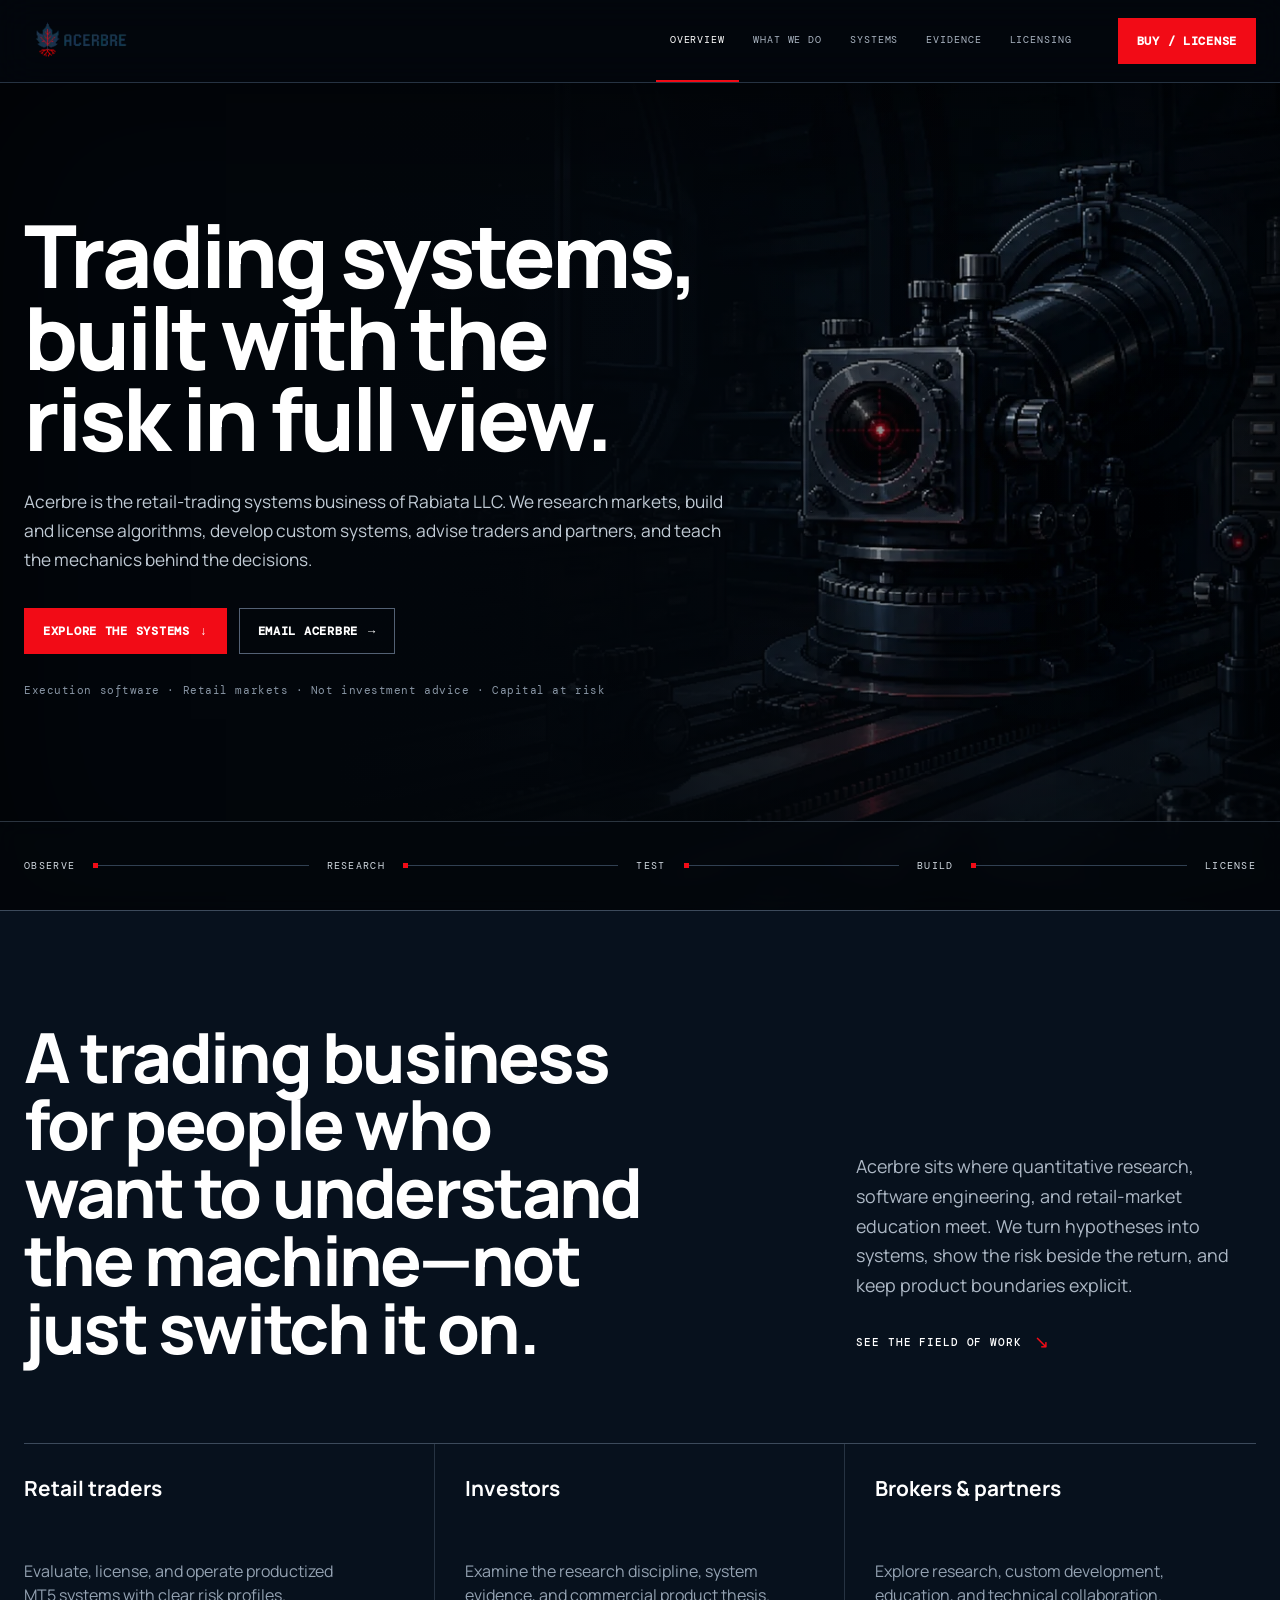
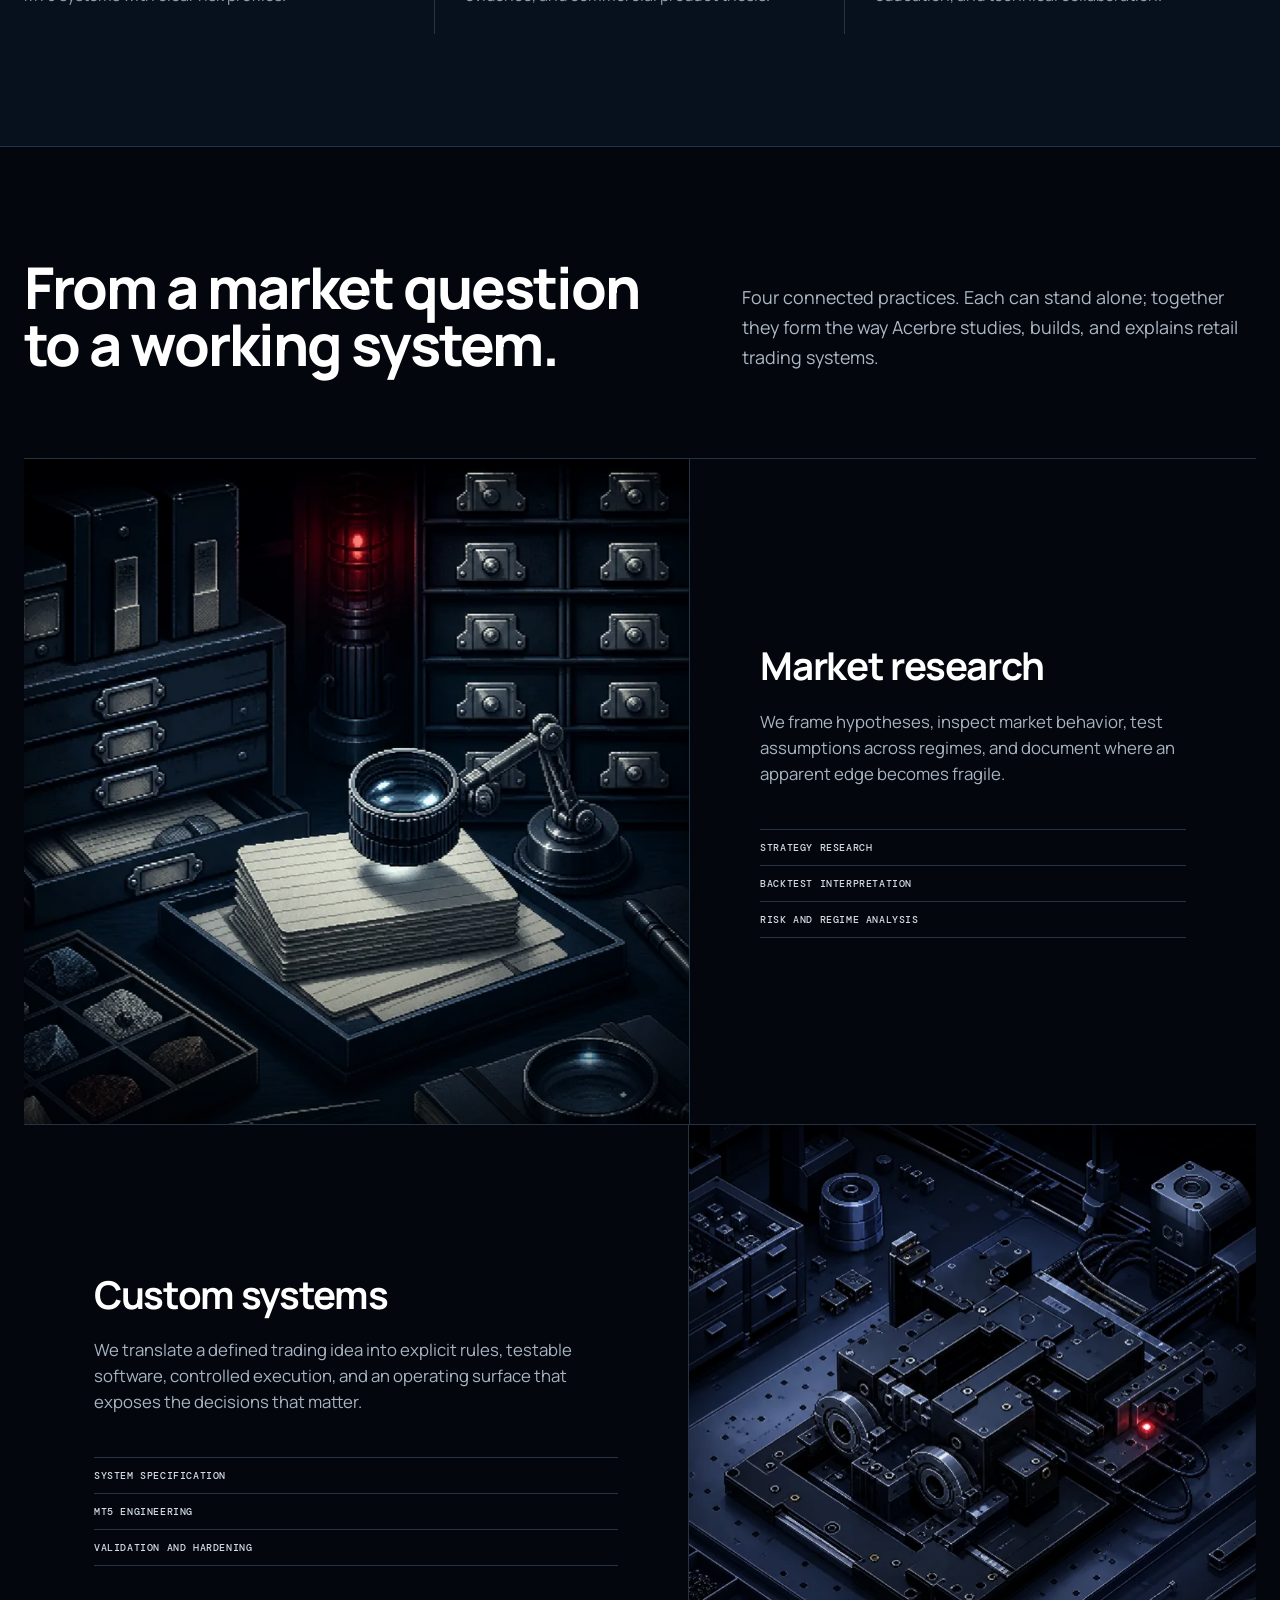
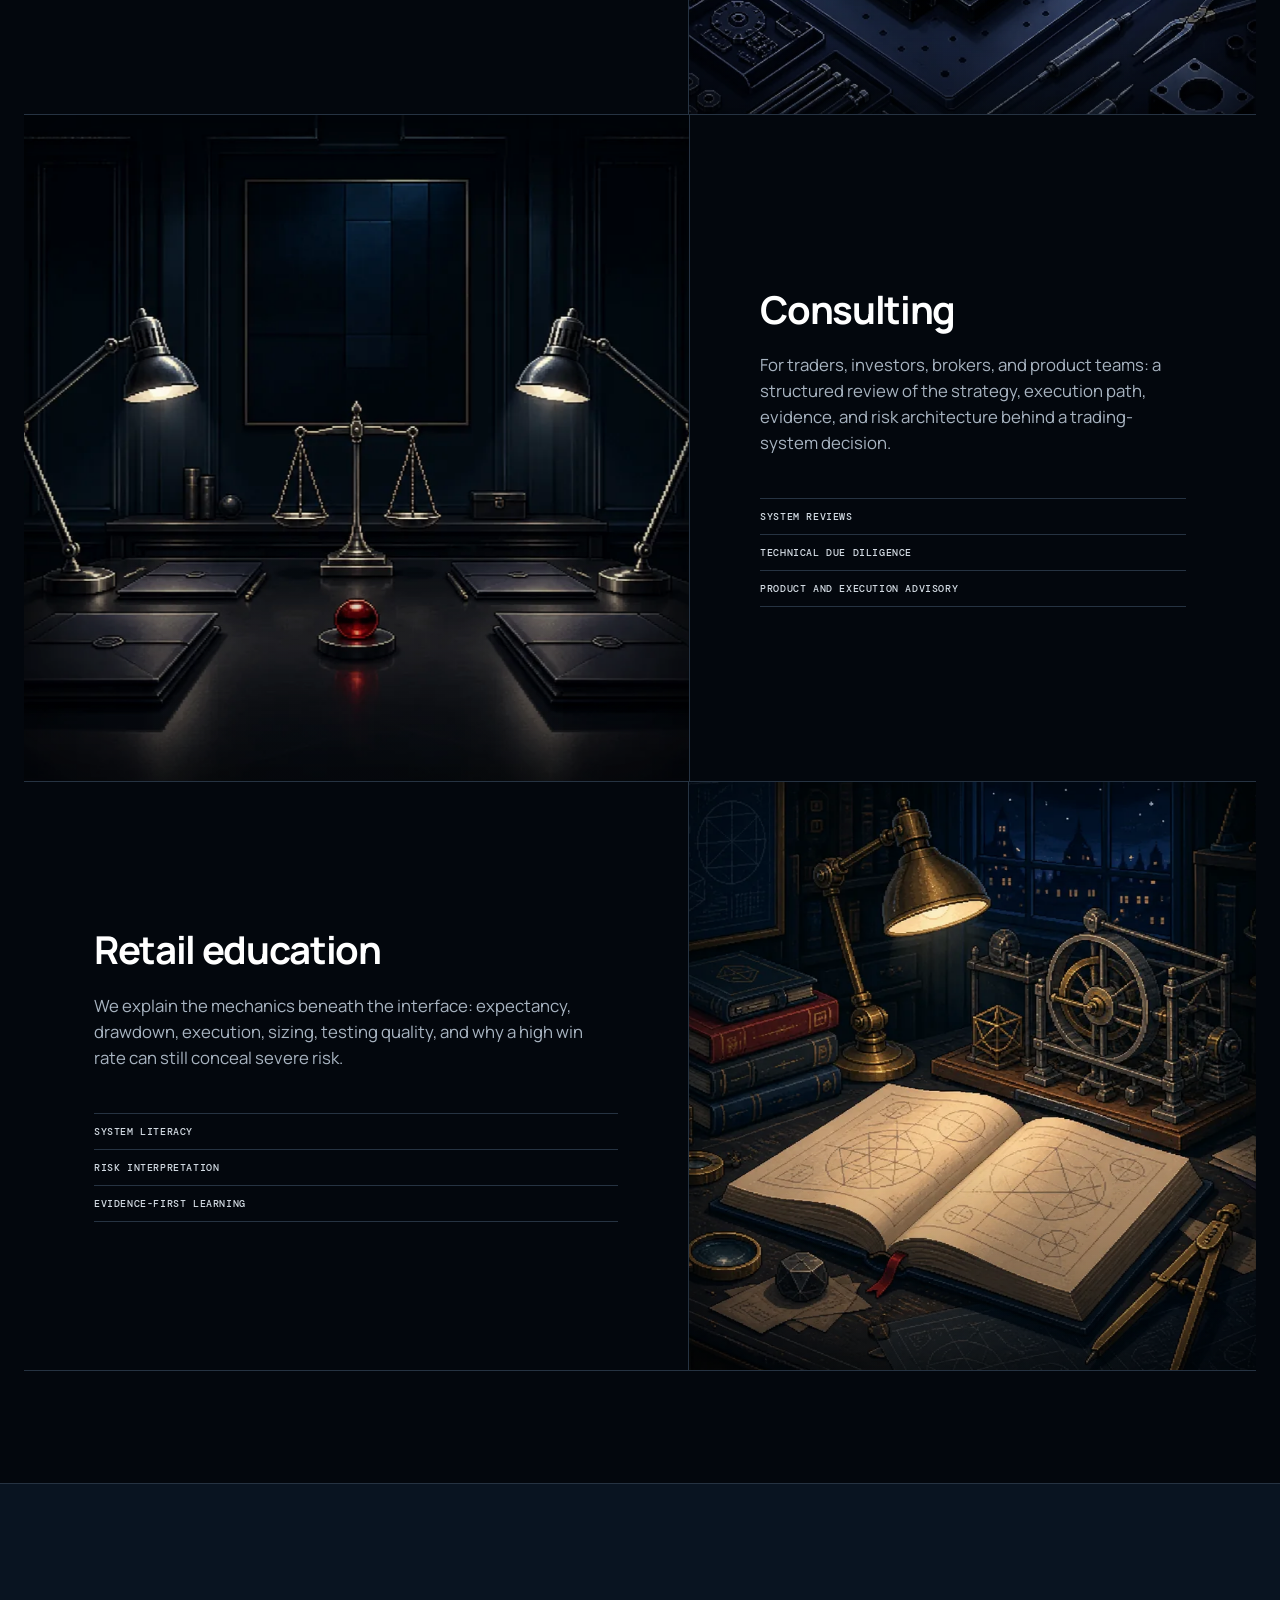
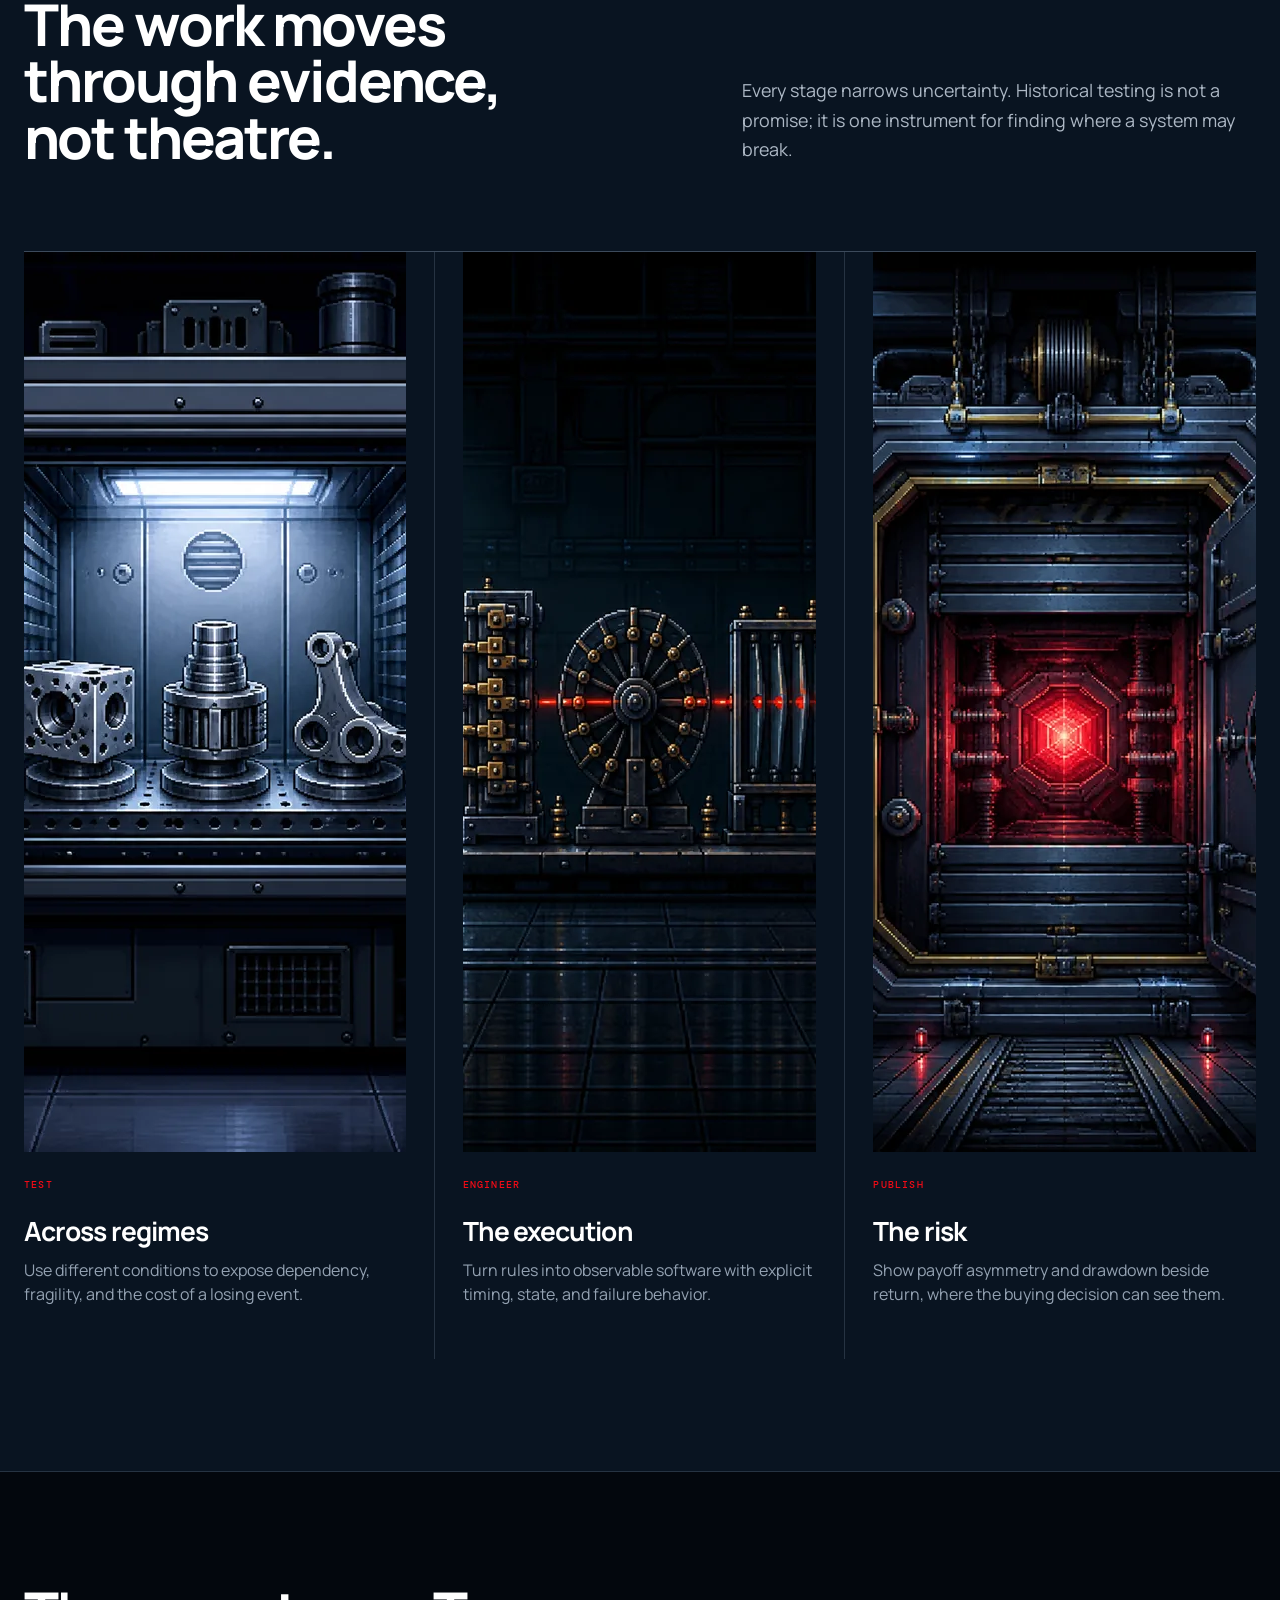
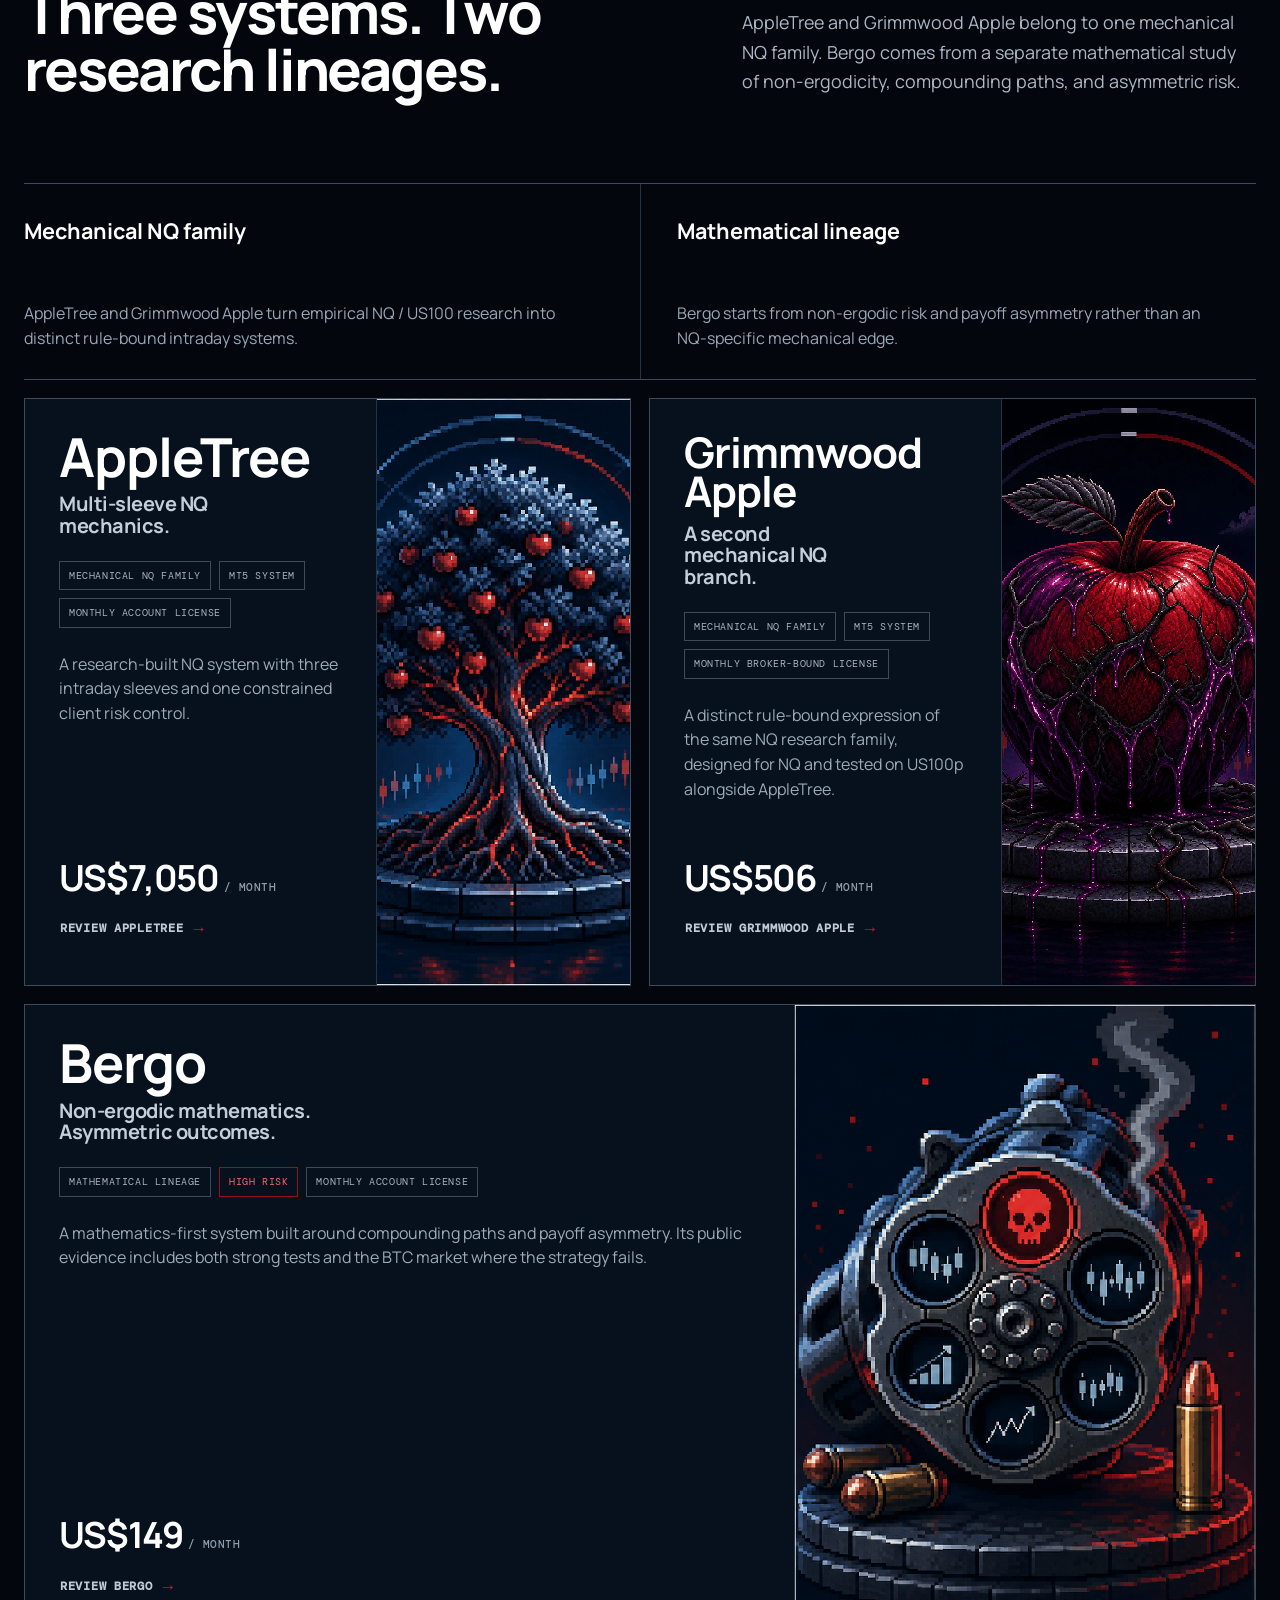
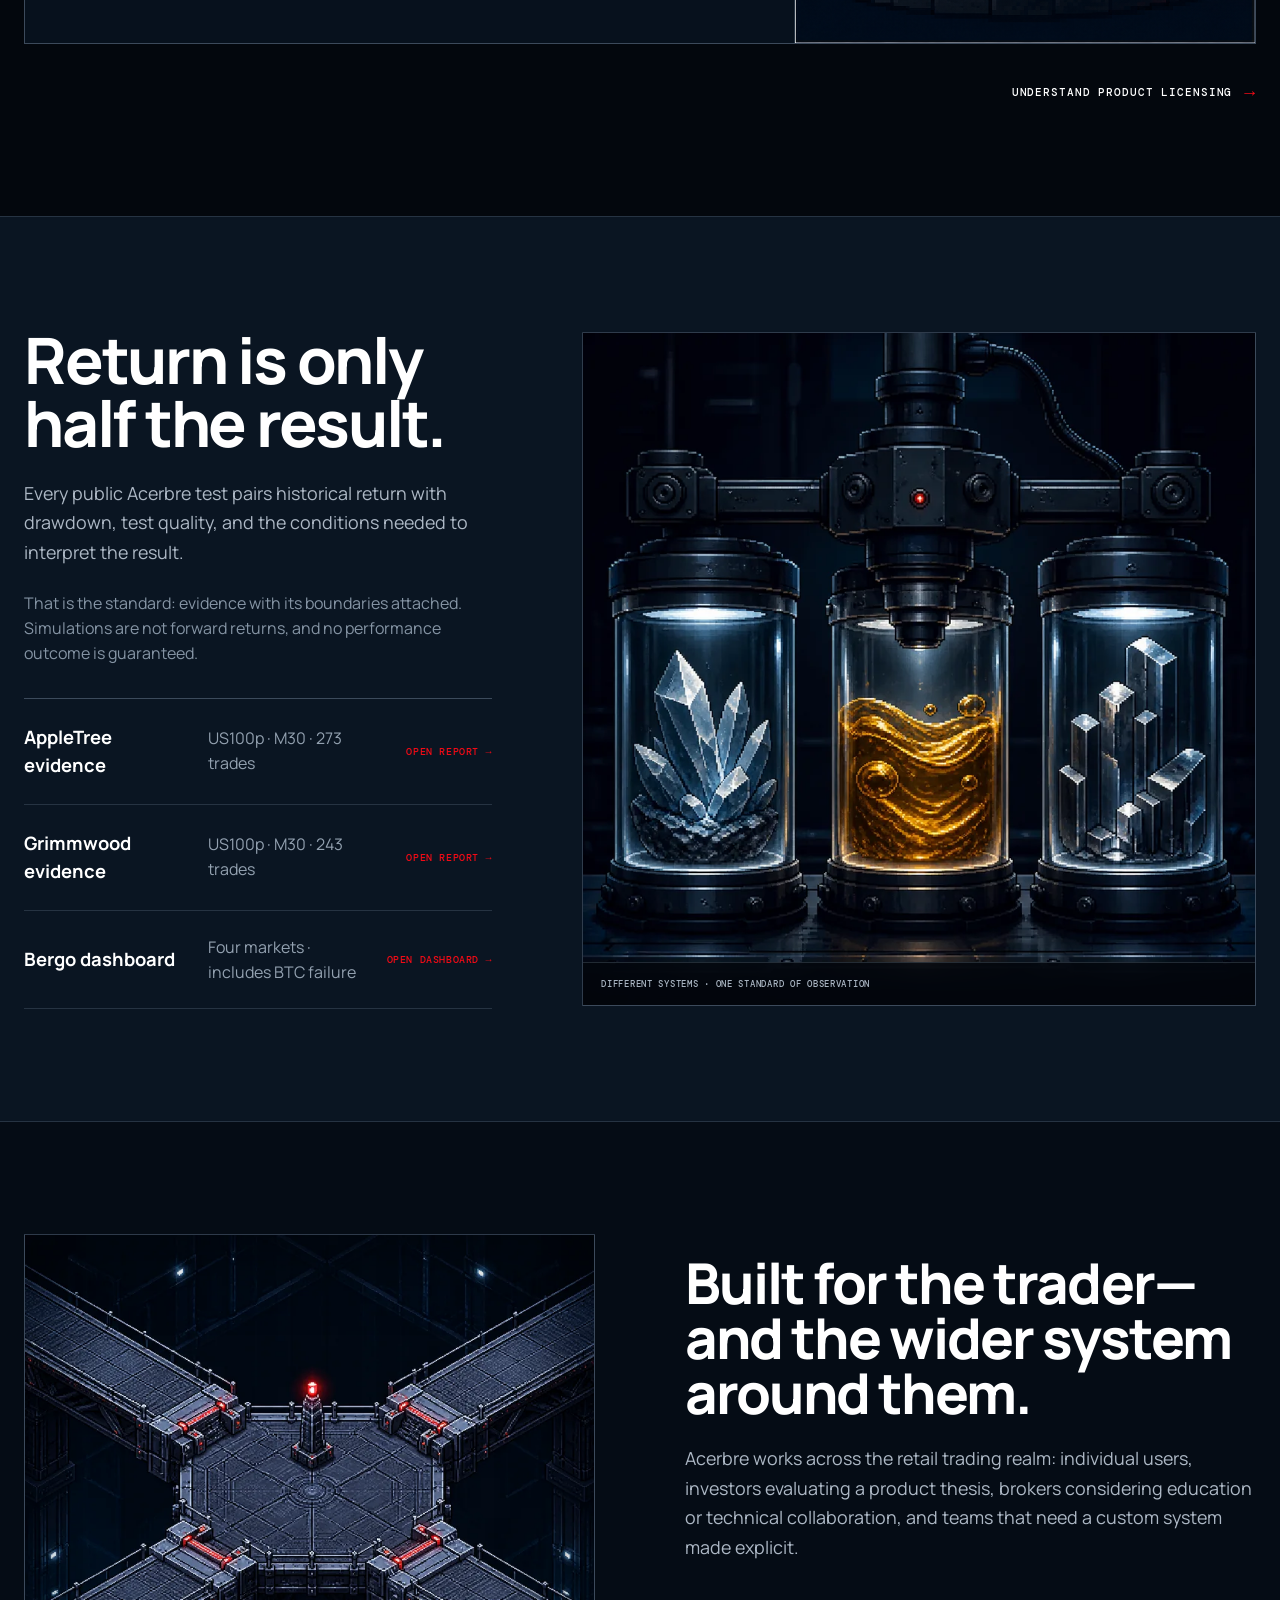
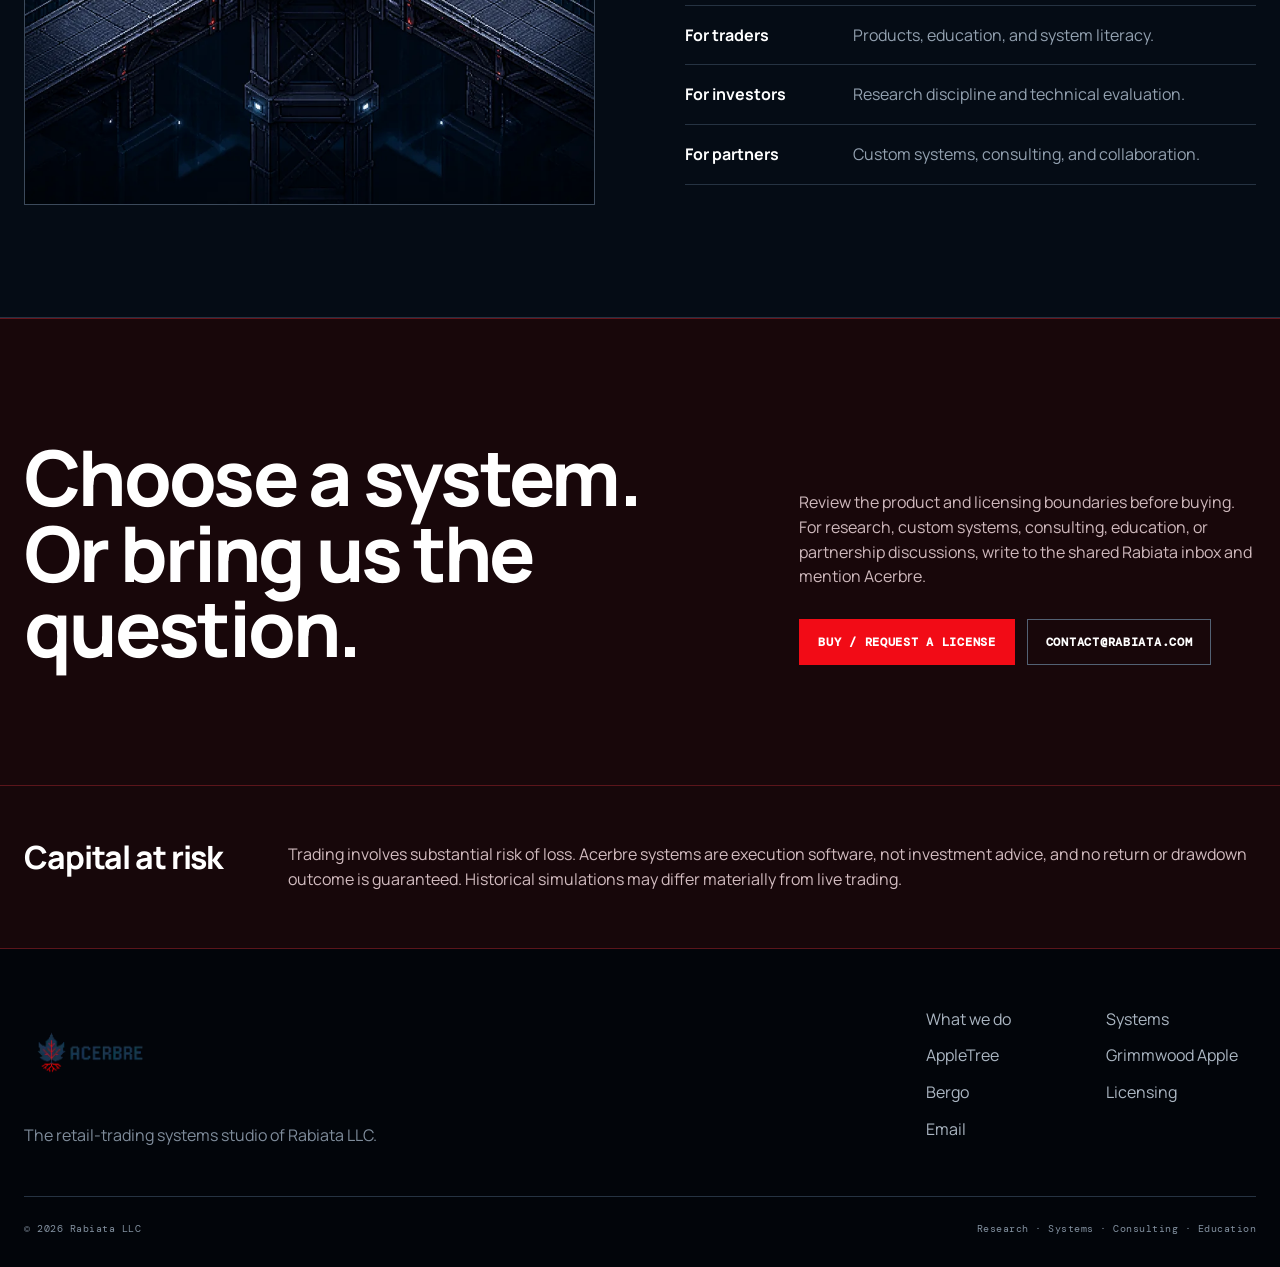
<file: index.html>
<!DOCTYPE html>
<html lang="en">
<head>
  <meta charset="utf-8">
  <meta name="viewport" content="width=device-width, initial-scale=1">
  <meta name="theme-color" content="#03070d">
  <meta name="description" content="Acerbre is Rabiata's retail-trading systems studio: algorithm research, licensed MT5 products, custom systems, consulting, and education.">
  <meta property="og:title" content="Acerbre — Trading Systems, Research & Education">
  <meta property="og:description" content="Retail trading systems built with the risk in full view.">
  <meta property="og:image" content="https://acerbre.rabiata.com/assets/observatory-hero-v2.webp">
  <meta property="og:type" content="website">
  <meta property="og:url" content="https://acerbre.rabiata.com/">
  <title>Acerbre — Trading Systems, Research & Education</title>
  <link rel="preconnect" href="https://fonts.googleapis.com">
  <link rel="preconnect" href="https://fonts.gstatic.com" crossorigin>
  <link href="https://fonts.googleapis.com/css2?family=DM+Mono:wght@400;500&family=Manrope:wght@400;500;600;700;800&display=swap" rel="stylesheet">
  <link rel="stylesheet" href="/assets/site.css?v=20260829a">
  <script>
    document.documentElement.classList.add('js');
    try {
      if (sessionStorage.getItem('acerbre:welcome:v1') === 'seen') {
        document.documentElement.classList.add('welcome-done');
      }
    } catch (_) {}
  </script>
</head>
<body class="home-page">
  <!--
  THESIS: Acerbre is a market observatory that turns retail-market uncertainty into researched, testable systems; it refuses the generic fintech hero-and-metrics template.
  OWN-WORLD: Nocturnal navy surfaces, rigorous typography, steel rules, white evidence marks, and one red decision signal. Product artwork stays on its product page.
  STORY: Visitors understand the business, see its services and method, distinguish the mechanical NQ family from Bergo's mathematical lineage, inspect real evidence, then buy or start a conversation.
  FIRST VIEWPORT: A direct business statement, the four practices, clear actions, and the method rail establish the offer without market-category imagery.
  FORM: A restrained editorial instrument; key incumbent-observatory-distilled.
  FINISH: unreviewed and undocumented is unfinished; this build ends with the finish review, the verdict, and DESIGN.md
  -->
  <a class="skip-link" href="#main">Skip to content</a>
  <div class="welcome-sequence" aria-hidden="true"><div class="welcome-mark"><img src="/assets/acerbre-logo.webp" alt=""><span class="welcome-scan"></span></div><p>Researching the signal.</p></div>
  <div class="scroll-meter" aria-hidden="true"><span></span></div>

  <header class="site-header home-header">
    <div class="shell navbar">
      <a class="nav-logo" href="/" aria-label="Acerbre home"><img src="/assets/acerbre-logo.webp" alt="Acerbre"></a>
      <nav class="nav-links" id="primary-navigation" aria-label="Primary"><a aria-current="page" href="/">Overview</a><a href="#work">What we do</a><a href="#systems">Systems</a><a href="#evidence">Evidence</a><a href="/licensing/">Licensing</a></nav>
      <div class="nav-actions"><a class="btn" href="/licensing/">Buy / license</a><button class="menu-button" type="button" aria-expanded="false" aria-controls="primary-navigation">Menu</button></div>
    </div>
  </header>

  <main id="main">
    <section class="observatory-hero" aria-labelledby="hero-title">
      <div class="hero-media" aria-hidden="true"><img src="/assets/observatory-hero-v2.webp" width="1600" height="900" alt=""></div>
      <div class="hero-vignette" aria-hidden="true"></div>
      <div class="shell observatory-copy">
        <div class="hero-statement">
          <h1 id="hero-title">Trading systems, built with the risk in full view.</h1>
          <p class="hero-intro">Acerbre is the retail-trading systems business of Rabiata LLC. We research markets, build and license algorithms, develop custom systems, advise traders and partners, and teach the mechanics behind the decisions.</p>
          <div class="hero-actions"><a class="btn" href="#systems">Explore the systems <span aria-hidden="true">↓</span></a><a class="btn-outline" href="mailto:contact@rabiata.com?subject=Acerbre%20inquiry">Email Acerbre <span aria-hidden="true">→</span></a></div>
          <p class="hero-note">Execution software · Retail markets · Not investment advice · Capital at risk</p>
        </div>
      </div>
      <div class="signal-method" aria-label="How Acerbre works"><div class="shell signal-method-inner"><span>Observe</span><b aria-hidden="true"></b><span>Research</span><b aria-hidden="true"></b><span>Test</span><b aria-hidden="true"></b><span>Build</span><b aria-hidden="true"></b><span>License</span></div></div>
    </section>

    <section class="identity-section section" aria-labelledby="identity-title">
      <div class="shell identity-grid"><h2 id="identity-title" class="reveal reveal-split">A trading business for people who want to understand the machine—not just switch it on.</h2><div class="identity-copy reveal"><p class="lede">Acerbre sits where quantitative research, software engineering, and retail-market education meet. We turn hypotheses into systems, show the risk beside the return, and keep product boundaries explicit.</p><a class="text-link" href="#work">See the field of work <span aria-hidden="true">↘</span></a></div></div>
      <div class="shell audience-rail reveal" aria-label="Who Acerbre serves"><article><strong>Retail traders</strong><p>Evaluate, license, and operate productized MT5 systems with clear risk profiles.</p></article><article><strong>Investors</strong><p>Examine the research discipline, system evidence, and commercial product thesis.</p></article><article><strong>Brokers & partners</strong><p>Explore research, custom development, education, and technical collaboration.</p></article></div>
    </section>

    <section class="field-section section" id="work" aria-labelledby="work-title">
      <div class="shell field-intro"><h2 id="work-title" class="reveal">From a market question to a working system.</h2><p class="lede reveal">Four connected practices. Each can stand alone; together they form the way Acerbre studies, builds, and explains retail trading systems.</p></div>
      <div class="field-ledger">
        <article class="field-row shell"><figure class="field-visual motion-asset reveal-image"><img src="/assets/field-research-v2.webp" width="900" height="900" loading="lazy" alt="A precision research archive with optical instruments and specimen drawers"></figure><div class="field-copy reveal"><h3>Market research</h3><p>We frame hypotheses, inspect market behavior, test assumptions across regimes, and document where an apparent edge becomes fragile.</p><ul><li>Strategy research</li><li>Backtest interpretation</li><li>Risk and regime analysis</li></ul></div></article>
        <article class="field-row field-row-reverse shell"><figure class="field-visual motion-asset reveal-image"><img src="/assets/field-custom-systems-v2.webp" width="900" height="900" loading="lazy" alt="A modular precision machine being assembled on an engineering bench"></figure><div class="field-copy reveal"><h3>Custom systems</h3><p>We translate a defined trading idea into explicit rules, testable software, controlled execution, and an operating surface that exposes the decisions that matter.</p><ul><li>System specification</li><li>MT5 engineering</li><li>Validation and hardening</li></ul></div></article>
        <article class="field-row shell"><figure class="field-visual motion-asset reveal-image"><img src="/assets/field-consulting-v2.webp" width="900" height="900" loading="lazy" alt="A balanced decision table with steel lamps and a red decision marker"></figure><div class="field-copy reveal"><h3>Consulting</h3><p>For traders, investors, brokers, and product teams: a structured review of the strategy, execution path, evidence, and risk architecture behind a trading-system decision.</p><ul><li>System reviews</li><li>Technical due diligence</li><li>Product and execution advisory</li></ul></div></article>
        <article class="field-row field-row-reverse shell"><figure class="field-visual motion-asset reveal-image"><img src="/assets/field-education-v2.webp" width="900" height="900" loading="lazy" alt="A technical teaching atelier with an open geometric reference book"></figure><div class="field-copy reveal"><h3>Retail education</h3><p>We explain the mechanics beneath the interface: expectancy, drawdown, execution, sizing, testing quality, and why a high win rate can still conceal severe risk.</p><ul><li>System literacy</li><li>Risk interpretation</li><li>Evidence-first learning</li></ul></div></article>
      </div>
    </section>

    <section class="method-section section" aria-labelledby="method-title">
      <div class="shell method-heading"><h2 id="method-title" class="reveal">The work moves through evidence, not theatre.</h2><p class="lede reveal">Every stage narrows uncertainty. Historical testing is not a promise; it is one instrument for finding where a system may break.</p></div>
      <div class="shell method-triptych">
        <article class="method-panel reveal"><img src="/assets/field-testing-v2.webp" width="900" height="900" loading="lazy" alt="Three machined components inside a controlled test chamber"><span>Test</span><h3>Across regimes</h3><p>Use different conditions to expose dependency, fragility, and the cost of a losing event.</p></article>
        <article class="method-panel reveal"><img src="/assets/field-execution-v2.webp" width="900" height="900" loading="lazy" alt="A calibrated relay sequence carrying one signal through a guarded gate"><span>Engineer</span><h3>The execution</h3><p>Turn rules into observable software with explicit timing, state, and failure behavior.</p></article>
        <article class="method-panel reveal"><img src="/assets/field-risk-v2.webp" width="900" height="900" loading="lazy" alt="A layered containment vault protecting a controlled red core"><span>Publish</span><h3>The risk</h3><p>Show payoff asymmetry and drawdown beside return, where the buying decision can see them.</p></article>
      </div>
    </section>

    <section class="systems-section section" id="systems" aria-labelledby="systems-title">
      <div class="shell systems-heading"><h2 id="systems-title" class="reveal">Three systems. Two research lineages.</h2><p class="lede reveal">AppleTree and Grimmwood Apple belong to one mechanical NQ family. Bergo comes from a separate mathematical study of non-ergodicity, compounding paths, and asymmetric risk.</p></div>
      <div class="shell lineage-map reveal" aria-label="Acerbre product lineages">
        <article><strong>Mechanical NQ family</strong><p>AppleTree and Grimmwood Apple turn empirical NQ / US100 research into distinct rule-bound intraday systems.</p></article>
        <article><strong>Mathematical lineage</strong><p>Bergo starts from non-ergodic risk and payoff asymmetry rather than an NQ-specific mechanical edge.</p></article>
      </div>
      <div class="shell product-grid home-product-grid">
        <a class="product-card appletree reveal" href="/appletree/" aria-label="Explore AppleTree"><div class="product-copy"><h3><span class="product-name">AppleTree</span><span class="product-promise">Multi-sleeve NQ mechanics.</span></h3><div class="product-meta"><span class="chip">Mechanical NQ family</span><span class="chip">MT5 system</span><span class="chip">Monthly account license</span></div><p>A research-built NQ system with three intraday sleeves and one constrained client risk control.</p><strong class="price">US$7,050 <small>/ month</small></strong><span class="btn-quiet">Review AppleTree <span class="arrow" aria-hidden="true">→</span></span></div><div class="product-art"><img class="pixel-art" src="/assets/appletree_pixel_asset.png" width="666" height="920" loading="lazy" decoding="async" alt="AppleTree product artwork"></div></a>
        <a class="product-card grimmwood reveal" href="/grimmwood/" aria-label="Explore Grimmwood Apple"><div class="product-copy"><h3><span class="product-name">Grimmwood Apple</span><span class="product-promise">A second mechanical NQ branch.</span></h3><div class="product-meta"><span class="chip">Mechanical NQ family</span><span class="chip">MT5 system</span><span class="chip">Monthly broker-bound license</span></div><p>A distinct rule-bound expression of the same NQ research family, designed for NQ and tested on US100p alongside AppleTree.</p><strong class="price">US$506 <small>/ month</small></strong><span class="btn-quiet">Review Grimmwood Apple <span class="arrow" aria-hidden="true">→</span></span></div><div class="product-art"><img class="pixel-art" src="/assets/grimmwood-apple.webp" width="1254" height="1254" loading="lazy" decoding="async" alt="Grimmwood Apple product artwork"></div></a>
        <a class="product-card product-card-wide bergo reveal" href="/bergo/" aria-label="Explore Bergo"><div class="product-copy"><h3><span class="product-name">Bergo</span><span class="product-promise">Non-ergodic mathematics. Asymmetric outcomes.</span></h3><div class="product-meta"><span class="chip">Mathematical lineage</span><span class="chip red">High risk</span><span class="chip">Monthly account license</span></div><p>A mathematics-first system built around compounding paths and payoff asymmetry. Its public evidence includes both strong tests and the BTC market where the strategy fails.</p><strong class="price">US$149 <small>/ month</small></strong><span class="btn-quiet">Review Bergo <span class="arrow" aria-hidden="true">→</span></span></div><div class="product-art"><img class="pixel-art" src="/assets/bergo_pixel_asset.png" width="664" height="920" loading="lazy" decoding="async" alt="Bergo product artwork"></div></a>
      </div>
      <div class="shell compare-link reveal"><a class="text-link" href="/licensing/">Understand product licensing <span aria-hidden="true">→</span></a></div>
    </section>

    <section class="evidence-section section" id="evidence" aria-labelledby="evidence-title"><div class="shell evidence-grid"><div class="evidence-copy reveal"><h2 id="evidence-title">Return is only half the result.</h2><p class="lede">Every public Acerbre test pairs historical return with drawdown, test quality, and the conditions needed to interpret the result.</p><p>That is the standard: evidence with its boundaries attached. Simulations are not forward returns, and no performance outcome is guaranteed.</p><div class="evidence-index"><a href="/appletree/#performance"><strong>AppleTree evidence</strong><span>US100p · M30 · 273 trades</span><b>Open report →</b></a><a href="/grimmwood/#performance"><strong>Grimmwood evidence</strong><span>US100p · M30 · 243 trades</span><b>Open report →</b></a><a href="/bergo/#performance"><strong>Bergo dashboard</strong><span>Four markets · includes BTC failure</span><b>Open dashboard →</b></a></div></div><figure class="evidence-visual motion-asset reveal-image"><img src="/assets/field-markets-v2.webp" width="900" height="900" loading="lazy" alt="Three market specimens observed by one calibrated instrument"><figcaption>Different systems · one standard of observation</figcaption></figure></div></section>

    <section class="partner-section section" aria-labelledby="partner-title"><div class="shell partner-grid"><figure class="partner-visual motion-asset reveal-image"><img src="/assets/field-partnerships-v2.webp" width="900" height="900" loading="lazy" alt="Independent steel bridge segments joining at one stable platform"></figure><div class="partner-copy reveal"><h2 id="partner-title">Built for the trader—and the wider system around them.</h2><p class="lede">Acerbre works across the retail trading realm: individual users, investors evaluating a product thesis, brokers considering education or technical collaboration, and teams that need a custom system made explicit.</p><div class="partner-lines"><p><strong>For traders</strong><span>Products, education, and system literacy.</span></p><p><strong>For investors</strong><span>Research discipline and technical evaluation.</span></p><p><strong>For partners</strong><span>Custom systems, consulting, and collaboration.</span></p></div></div></div></section>

    <section class="closing-section" aria-labelledby="closing-title"><div class="shell closing-grid"><h2 id="closing-title" class="reveal">Choose a system.<br>Or bring us the question.</h2><div class="closing-actions reveal"><p>Review the product and licensing boundaries before buying. For research, custom systems, consulting, education, or partnership discussions, write to the shared Rabiata inbox and mention Acerbre.</p><div class="hero-actions"><a class="btn" href="/licensing/">Buy / request a license</a><a class="btn-outline" href="mailto:contact@rabiata.com?subject=Acerbre%20inquiry">contact@rabiata.com</a></div></div></div></section>

    <section class="risk-band"><div class="shell risk-grid"><h2>Capital at risk</h2><p>Trading involves substantial risk of loss. Acerbre systems are execution software, not investment advice, and no return or drawdown outcome is guaranteed. Historical simulations may differ materially from live trading.</p></div></section>
  </main>

  <footer class="footer"><div class="shell"><div class="footer-top"><div class="footer-logo"><img src="/assets/acerbre-logo.webp" alt="Acerbre"><p>The retail-trading systems studio of Rabiata LLC.</p></div><nav class="footer-nav" aria-label="Footer"><a href="#work">What we do</a><a href="#systems">Systems</a><a href="/appletree/">AppleTree</a><a href="/grimmwood/">Grimmwood Apple</a><a href="/bergo/">Bergo</a><a href="/licensing/">Licensing</a><a href="mailto:contact@rabiata.com?subject=Acerbre%20inquiry">Email</a></nav></div><div class="footer-bottom"><span>© <span data-year></span> Rabiata LLC</span><span>Research · Systems · Consulting · Education</span></div></div></footer>
  <script src="/assets/site.js?v=20260828c"></script>
</body>
</html>
</file>
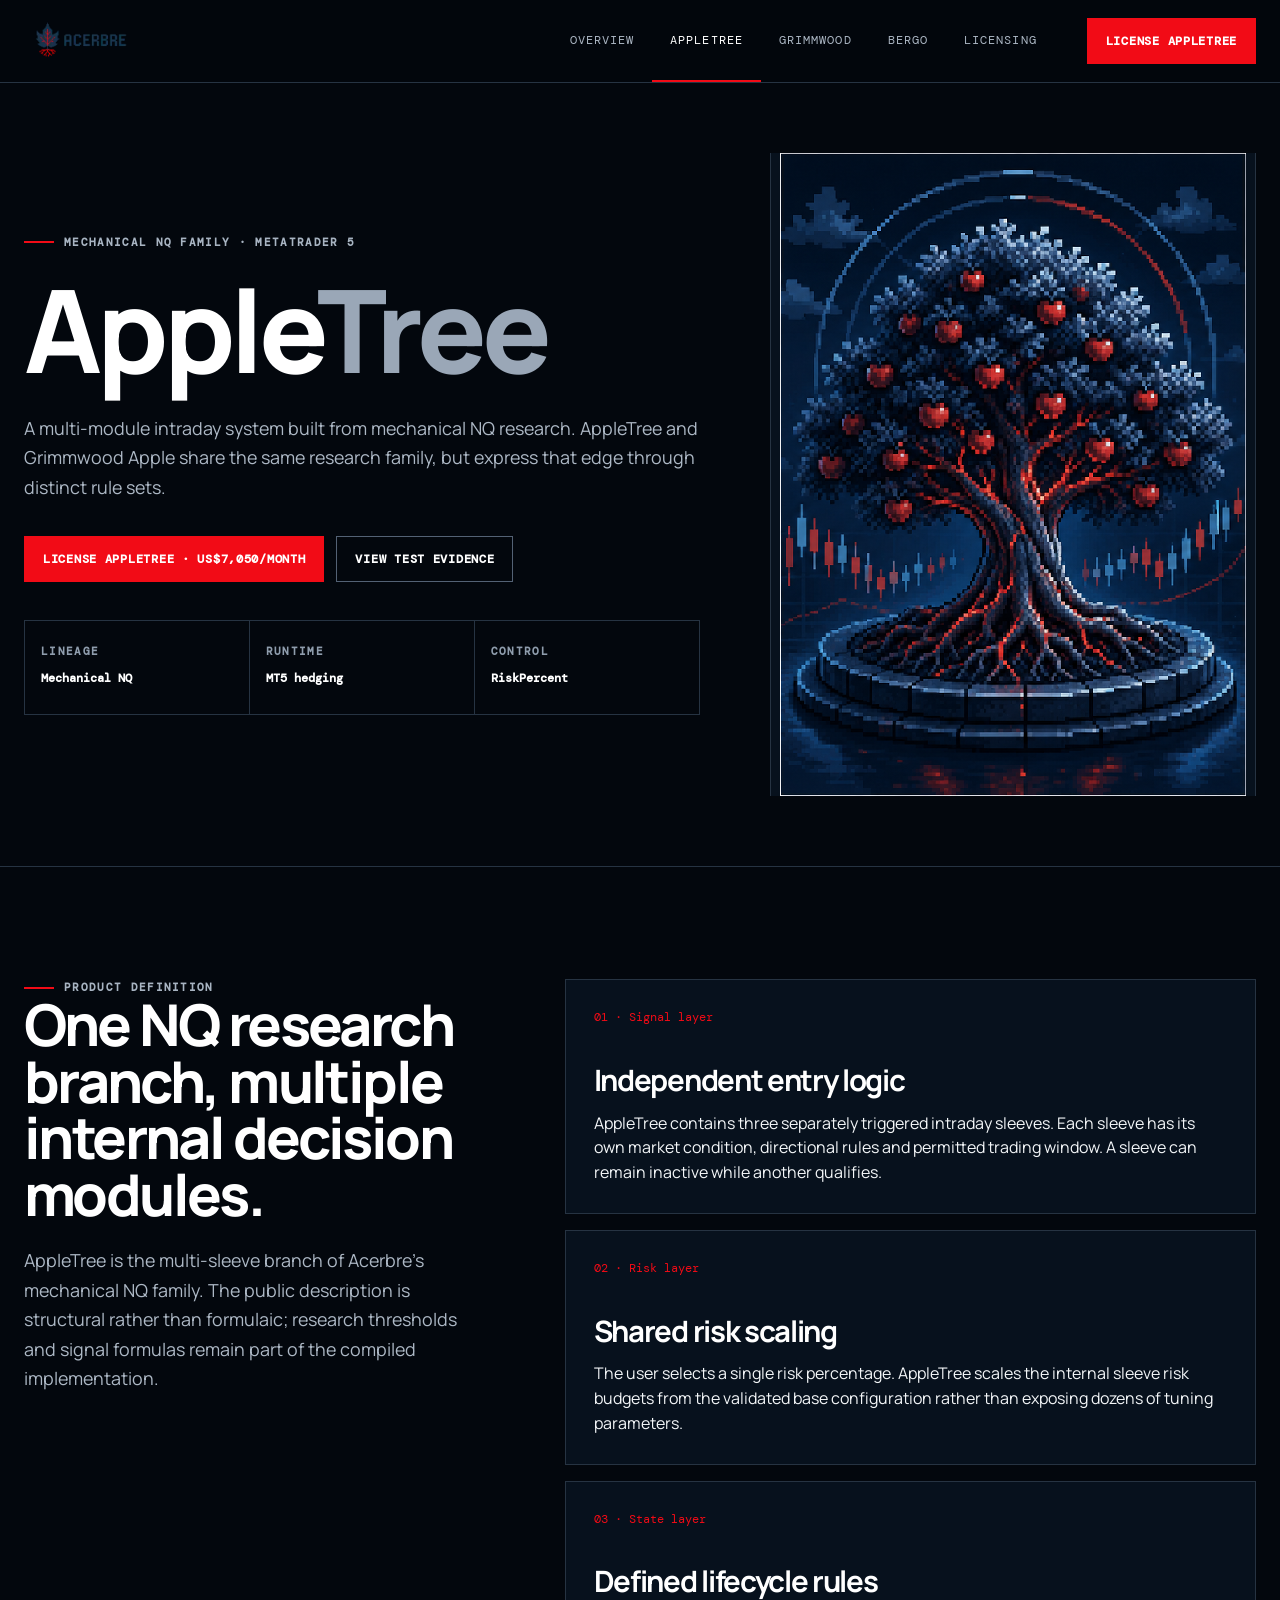
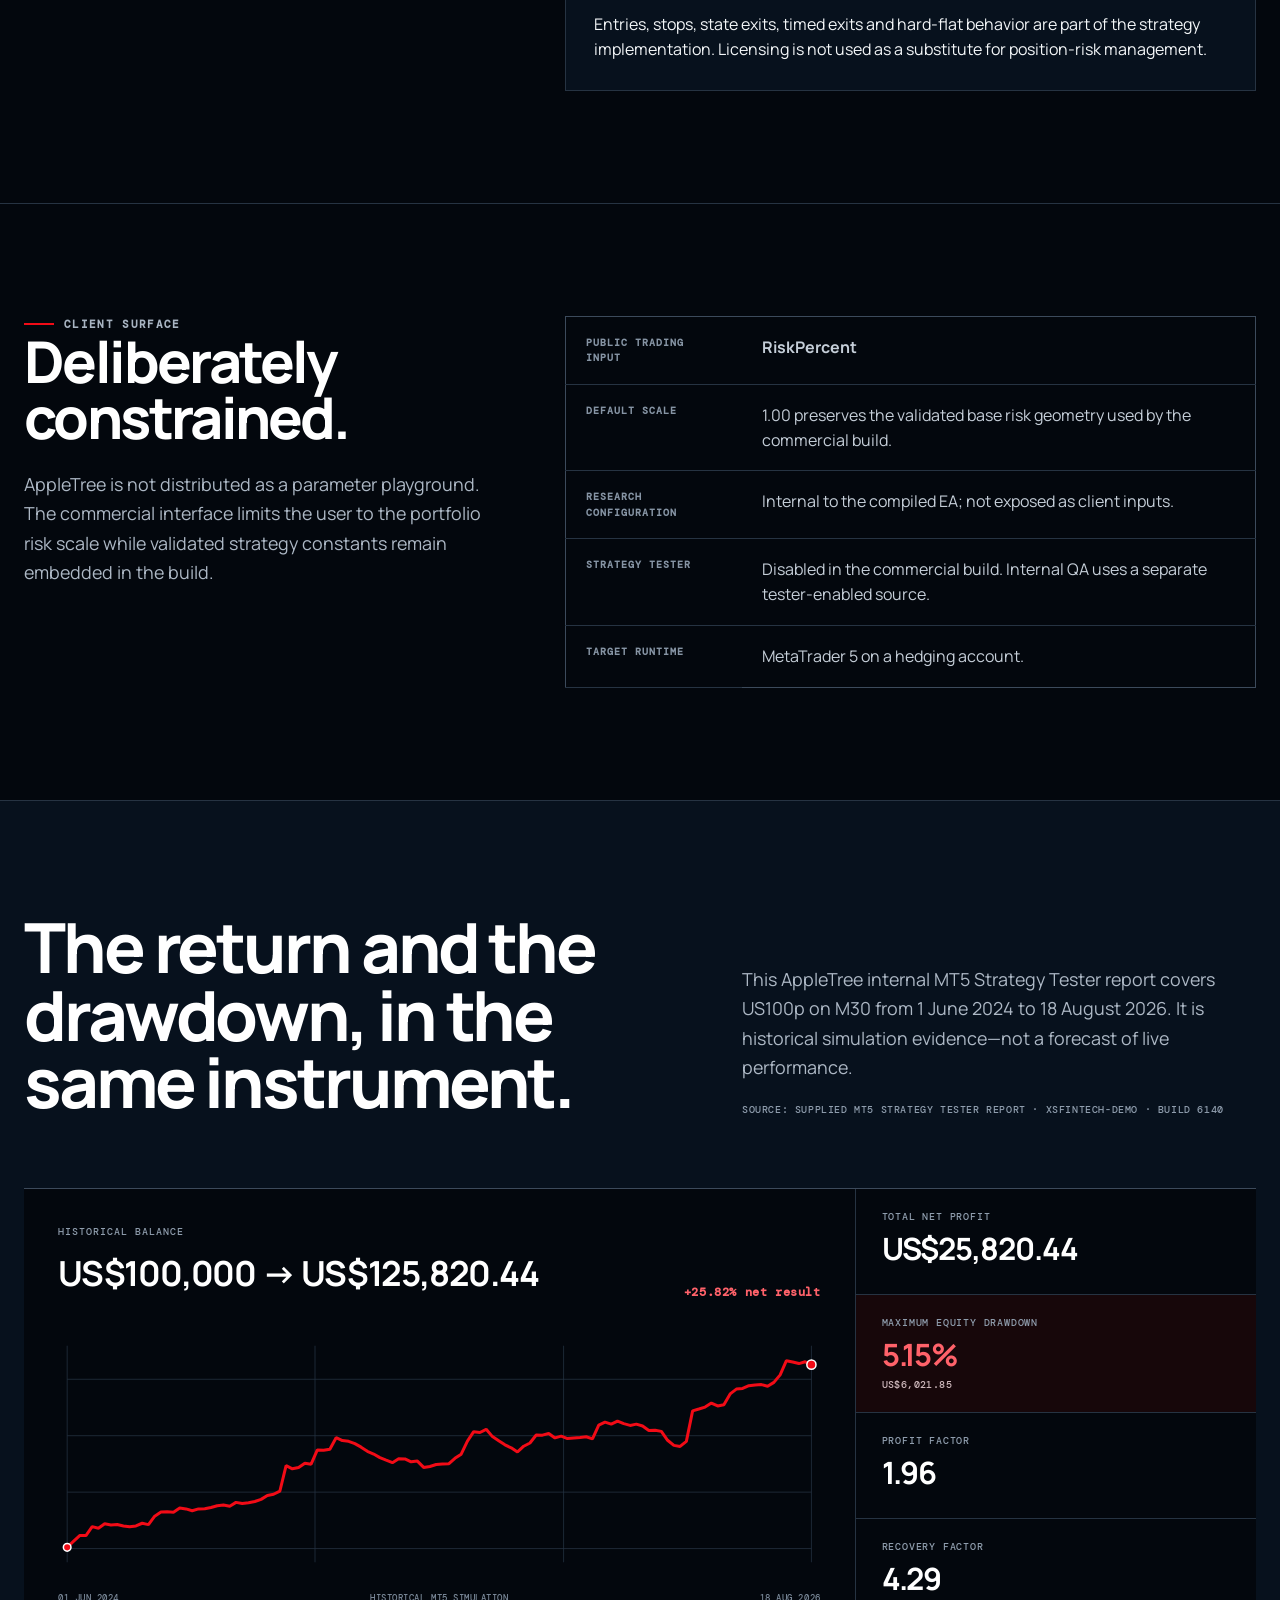
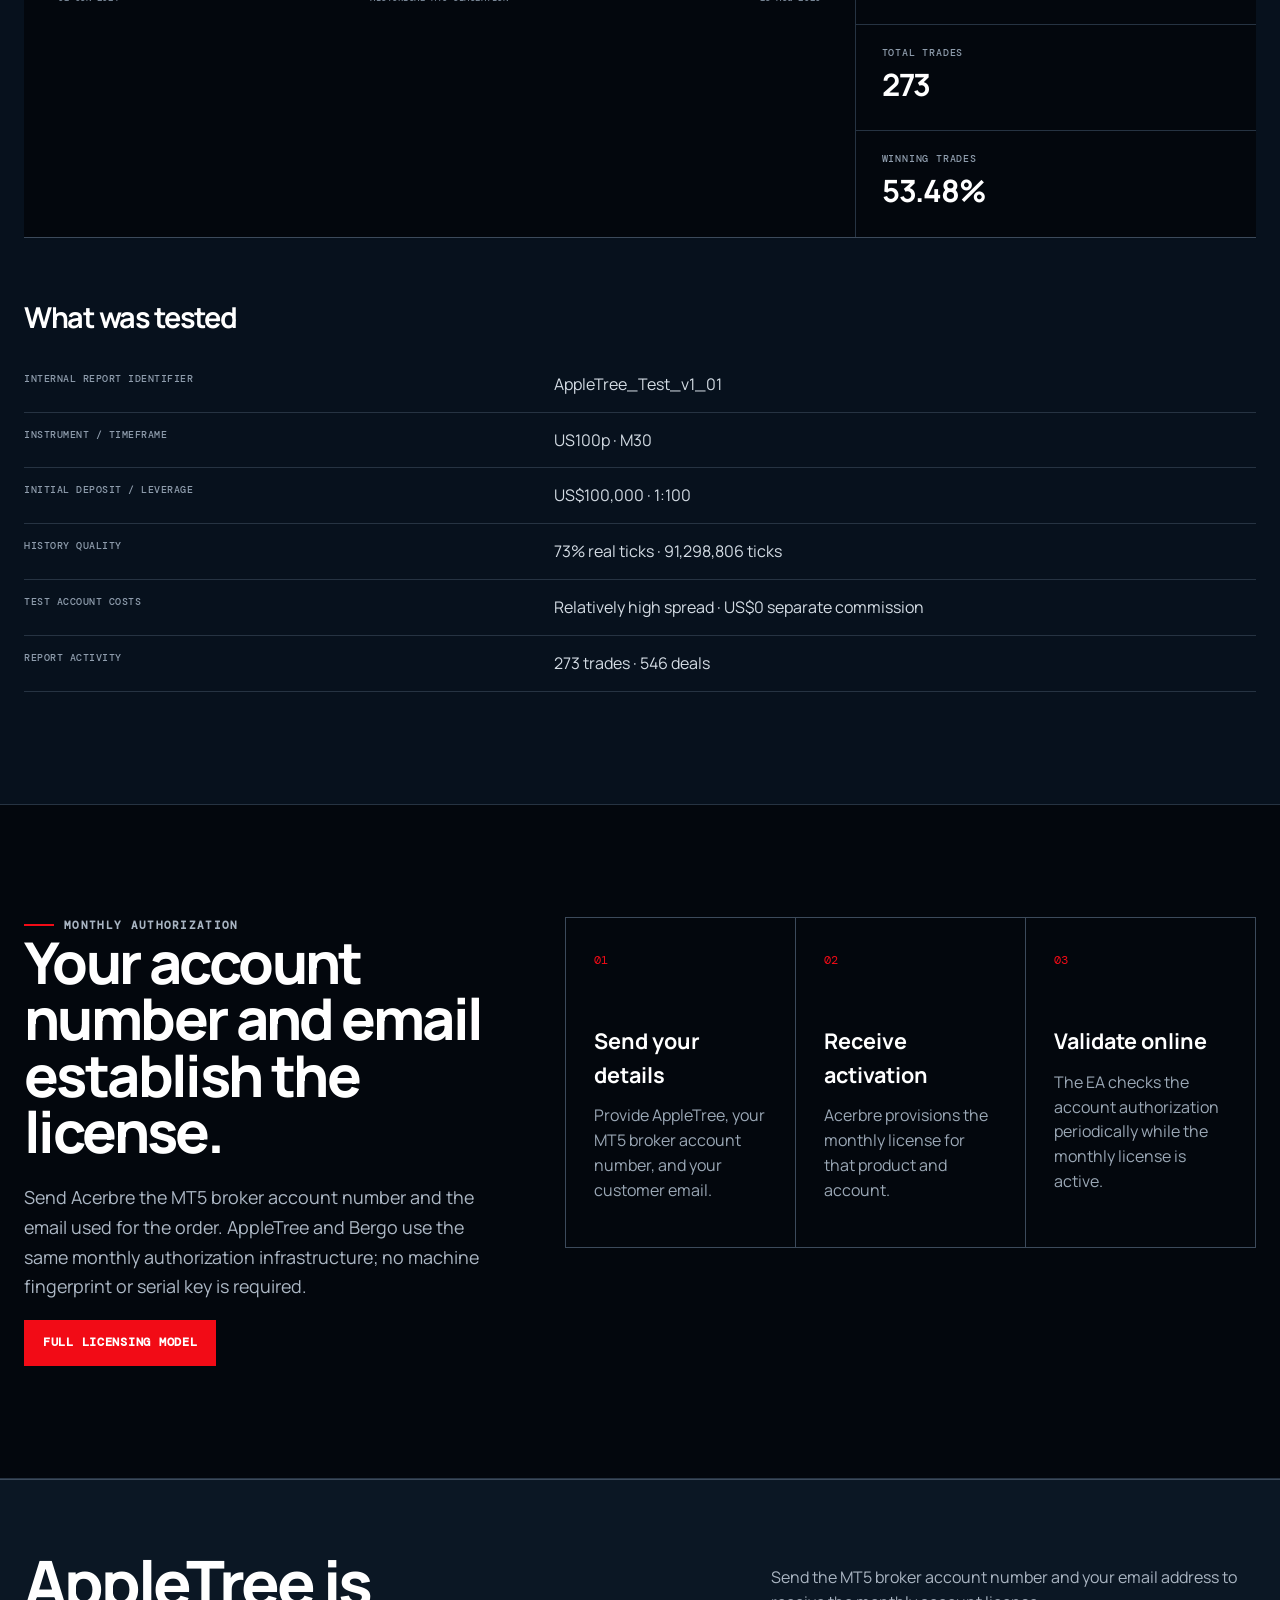
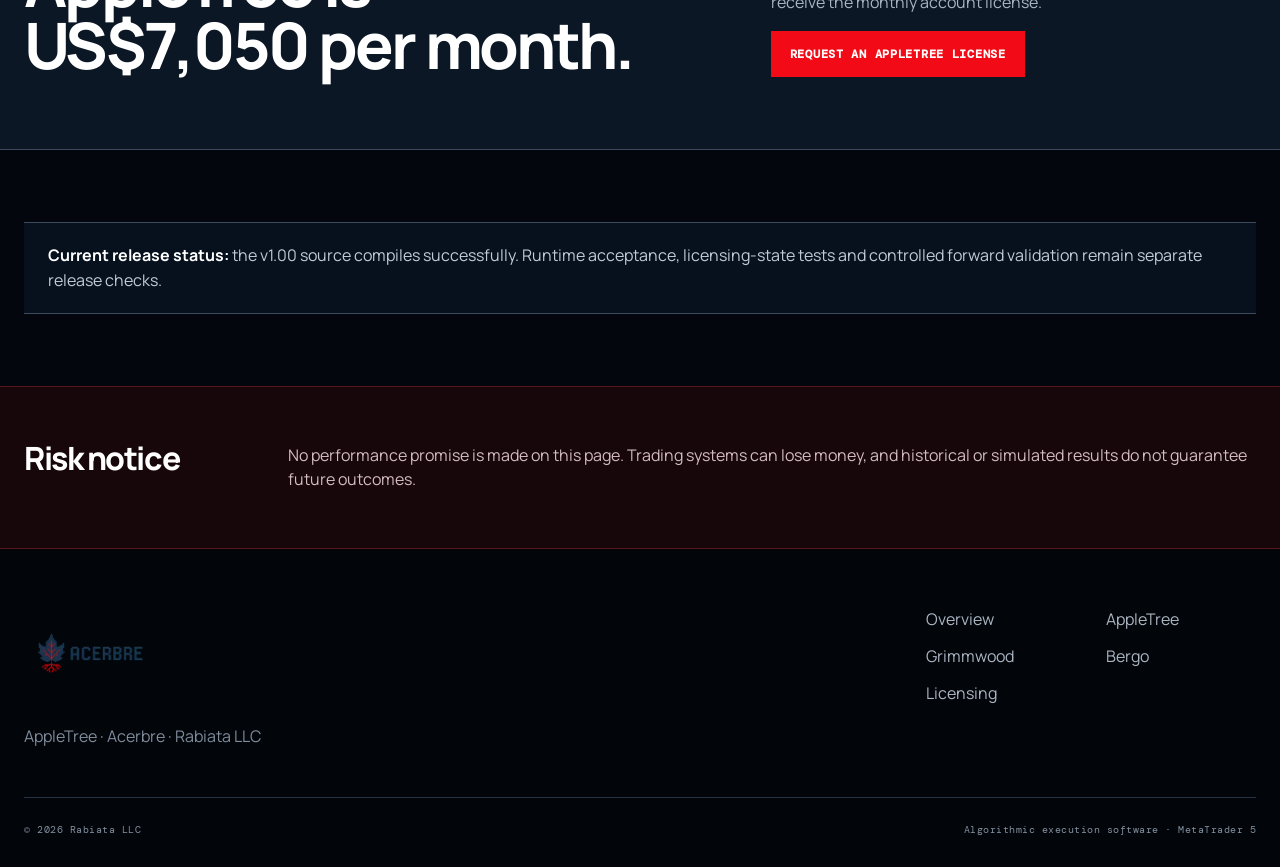
<file: appletree/index.html>
<!DOCTYPE html>
<html lang="en">
<head>
  <meta charset="utf-8">
  <meta name="viewport" content="width=device-width, initial-scale=1">
  <meta name="theme-color" content="#03070d">
  <meta name="description" content="AppleTree is Acerbre's multi-module mechanical NQ system, tested on US100p and available through an account-bound monthly MT5 license.">
  <title>AppleTree — Acerbre</title>
  <link rel="preconnect" href="https://fonts.googleapis.com"><link rel="preconnect" href="https://fonts.gstatic.com" crossorigin>
  <link href="https://fonts.googleapis.com/css2?family=DM+Mono:wght@400;500&family=Manrope:wght@400;500;600;700;800&display=swap" rel="stylesheet">
  <link rel="stylesheet" href="/assets/site.css?v=20260829a">
</head>
<body>
  <a class="skip-link" href="#main">Skip to content</a>
  <header class="site-header"><div class="shell navbar">
    <a class="nav-logo" href="/" aria-label="Acerbre home"><img src="/assets/acerbre-logo.webp" alt="Acerbre"></a>
    <nav class="nav-links" aria-label="Primary"><a href="/">Overview</a><a aria-current="page" href="/appletree/">AppleTree</a><a href="/grimmwood/">Grimmwood</a><a href="/bergo/">Bergo</a><a href="/licensing/">Licensing</a></nav>
    <div class="nav-actions"><a class="btn" href="/licensing/#appletree">License AppleTree</a><button class="menu-button" type="button" aria-expanded="false">Menu</button></div>
  </div></header>

  <main id="main">
    <section class="product-hero">
      <div class="shell product-hero-grid">
        <div class="reveal">
          <div class="eyebrow">Mechanical NQ family · MetaTrader 5</div>
          <h1>Apple<span class="muted">Tree</span></h1>
          <p class="lede">A multi-module intraday system built from mechanical NQ research. AppleTree and Grimmwood Apple share the same research family, but express that edge through distinct rule sets.</p>
          <div class="hero-actions"><a class="btn" href="/licensing/#appletree">License AppleTree · US$7,050/month</a><a class="btn-outline" href="#performance">View test evidence</a></div>
          <div class="hero-specs">
            <div class="hero-spec"><span class="label">Lineage</span><strong>Mechanical NQ</strong></div>
            <div class="hero-spec"><span class="label">Runtime</span><strong>MT5 hedging</strong></div>
            <div class="hero-spec"><span class="label">Control</span><strong>RiskPercent</strong></div>
          </div>
        </div>
        <div class="hero-art appletree"><img class="pixel-art" src="/assets/appletree_pixel_asset.png" width="666" height="920" alt="Pixel artwork of AppleTree"></div>
      </div>
    </section>

    <section class="section" id="architecture">
      <div class="shell split">
        <div class="sticky reveal"><div class="eyebrow">Product definition</div><h2>One NQ research branch, multiple internal decision modules.</h2><p class="lede">AppleTree is the multi-sleeve branch of Acerbre's mechanical NQ family. The public description is structural rather than formulaic; research thresholds and signal formulas remain part of the compiled implementation.</p></div>
        <div class="stack">
          <article class="panel reveal"><div class="panel-number">01 · Signal layer</div><h3>Independent entry logic</h3><p>AppleTree contains three separately triggered intraday sleeves. Each sleeve has its own market condition, directional rules and permitted trading window. A sleeve can remain inactive while another qualifies.</p></article>
          <article class="panel reveal"><div class="panel-number">02 · Risk layer</div><h3>Shared risk scaling</h3><p>The user selects a single risk percentage. AppleTree scales the internal sleeve risk budgets from the validated base configuration rather than exposing dozens of tuning parameters.</p></article>
          <article class="panel reveal"><div class="panel-number">03 · State layer</div><h3>Defined lifecycle rules</h3><p>Entries, stops, state exits, timed exits and hard-flat behavior are part of the strategy implementation. Licensing is not used as a substitute for position-risk management.</p></article>
        </div>
      </div>
    </section>

    <section class="section">
      <div class="shell split">
        <div class="sticky reveal"><div class="eyebrow">Client surface</div><h2>Deliberately constrained.</h2><p class="lede">AppleTree is not distributed as a parameter playground. The commercial interface limits the user to the portfolio risk scale while validated strategy constants remain embedded in the build.</p></div>
        <div class="reveal">
          <table class="compare">
            <tbody>
              <tr><th>Public trading input</th><td><strong>RiskPercent</strong></td></tr>
              <tr><th>Default scale</th><td>1.00 preserves the validated base risk geometry used by the commercial build.</td></tr>
              <tr><th>Research configuration</th><td>Internal to the compiled EA; not exposed as client inputs.</td></tr>
              <tr><th>Strategy Tester</th><td>Disabled in the commercial build. Internal QA uses a separate tester-enabled source.</td></tr>
              <tr><th>Target runtime</th><td>MetaTrader 5 on a hedging account.</td></tr>
            </tbody>
          </table>
        </div>
      </div>
    </section>

    <section class="section appletree-evidence" id="performance" aria-labelledby="appletree-performance-title">
      <div class="shell evidence-intro">
        <h2 id="appletree-performance-title">The return and the drawdown, in the same instrument.</h2>
        <div>
          <p class="lede">This AppleTree internal MT5 Strategy Tester report covers US100p on M30 from 1 June 2024 to 18 August 2026. It is historical simulation evidence—not a forecast of live performance.</p>
          <p class="evidence-source">Source: supplied MT5 Strategy Tester report · XSFintech-DEMO · Build 6140</p>
        </div>
      </div>

      <div class="shell balance-instrument">
        <figure class="balance-figure reveal">
          <div class="balance-heading">
            <div><span>Historical balance</span><strong>US$100,000 → US$125,820.44</strong></div>
            <p>+25.82% net result</p>
          </div>
          <svg class="balance-chart" viewBox="0 0 1000 320" role="img" aria-labelledby="balance-title balance-desc">
            <title id="balance-title">AppleTree historical tester balance curve</title>
            <desc id="balance-desc">The simulated balance begins at one hundred thousand US dollars and ends at one hundred twenty-five thousand eight hundred twenty dollars and forty-four cents.</desc>
            <g class="chart-grid" aria-hidden="true"><path d="M12 62H988M12 136H988M12 210H988M12 284H988"/><path d="M12 18V302M337 18V302M663 18V302M988 18V302"/></g>
            <path class="balance-line" pathLength="1" d="M12.0,282.4 L20.2,274.6 L28.4,267.0 L36.6,266.9 L44.8,255.2 L53.0,257.3 L61.2,251.5 L69.4,253.0 L77.6,252.5 L85.8,254.3 L94.0,255.4 L102.2,254.3 L110.4,250.8 L118.6,252.6 L126.8,241.5 L135.0,236.2 L143.2,235.8 L151.4,236.3 L159.6,230.9 L167.8,232.0 L176.0,234.4 L184.2,232.0 L192.4,231.8 L200.6,230.1 L208.8,227.8 L217.0,227.0 L225.2,228.4 L233.4,223.4 L241.6,224.9 L249.8,224.0 L258.1,222.3 L266.3,219.5 L274.5,214.5 L282.7,212.8 L290.9,208.6 L299.1,175.3 L307.3,179.4 L315.5,177.7 L323.7,172.0 L331.9,173.3 L340.1,154.6 L348.3,155.2 L356.5,153.7 L364.7,138.6 L372.9,142.4 L381.1,143.4 L389.3,146.4 L397.5,151.0 L405.7,156.5 L413.9,160.0 L422.1,164.7 L430.3,168.1 L438.5,171.4 L446.7,166.3 L454.9,166.4 L463.1,170.3 L471.3,169.3 L479.5,177.6 L487.7,176.4 L495.9,173.8 L504.1,173.1 L512.3,172.9 L520.5,165.7 L528.7,160.2 L536.9,143.1 L545.1,130.7 L553.3,131.8 L561.5,127.6 L569.7,137.2 L577.9,142.6 L586.1,148.0 L594.3,151.9 L602.5,157.3 L610.7,149.8 L618.9,145.6 L627.1,135.1 L635.3,135.3 L643.5,133.1 L651.7,138.9 L659.9,136.6 L668.1,139.8 L676.3,139.0 L684.5,138.3 L692.7,137.4 L700.9,140.1 L709.1,122.1 L717.3,118.1 L725.5,120.8 L733.7,116.8 L741.9,120.2 L750.2,122.5 L758.4,120.8 L766.6,123.2 L774.8,129.2 L783.0,128.9 L791.2,130.3 L799.4,142.0 L807.6,148.7 L815.8,150.1 L824.0,143.4 L832.2,103.4 L840.4,101.0 L848.6,98.5 L856.8,93.2 L865.0,97.0 L873.2,95.4 L881.4,81.2 L889.6,74.9 L897.8,74.0 L906.0,70.4 L914.2,69.5 L922.4,69.0 L930.6,71.1 L938.8,66.1 L947.0,56.2 L955.2,37.6 L963.4,39.4 L971.6,41.4 L979.8,39.1 L988.0,42.8"/>
            <g class="chart-points" aria-hidden="true"><circle cx="12" cy="282.4" r="5"/><circle cx="988" cy="42.8" r="6"/></g>
          </svg>
          <figcaption><span>01 Jun 2024</span><span>Historical MT5 simulation</span><span>18 Aug 2026</span></figcaption>
        </figure>

        <dl class="result-ledger reveal" aria-label="AppleTree test summary">
          <div><dt>Total net profit</dt><dd>US$25,820.44</dd></div>
          <div class="risk-reading"><dt>Maximum equity drawdown</dt><dd>5.15% <small>US$6,021.85</small></dd></div>
          <div><dt>Profit factor</dt><dd>1.96</dd></div>
          <div><dt>Recovery factor</dt><dd>4.29</dd></div>
          <div><dt>Total trades</dt><dd>273</dd></div>
          <div><dt>Winning trades</dt><dd>53.48%</dd></div>
        </dl>
      </div>

      <div class="shell test-context">
        <div class="test-conditions reveal">
          <h3>What was tested</h3>
          <table>
            <tbody>
              <tr><th>Internal report identifier</th><td>AppleTree_Test_v1_01</td></tr>
              <tr><th>Instrument / timeframe</th><td>US100p · M30</td></tr>
              <tr><th>Initial deposit / leverage</th><td>US$100,000 · 1:100</td></tr>
              <tr><th>History quality</th><td>73% real ticks · 91,298,806 ticks</td></tr>
              <tr><th>Test account costs</th><td>Relatively high spread · US$0 separate commission</td></tr>
              <tr><th>Report activity</th><td>273 trades · 546 deals</td></tr>
            </tbody>
          </table>
        </div>
      </div>
    </section>

    <section class="section">
      <div class="shell split">
        <div class="sticky reveal"><div class="eyebrow">Monthly authorization</div><h2>Your account number and email establish the license.</h2><p class="lede">Send Acerbre the MT5 broker account number and the email used for the order. AppleTree and Bergo use the same monthly authorization infrastructure; no machine fingerprint or serial key is required.</p><a class="btn" href="/licensing/#appletree">Full licensing model</a></div>
        <div class="license-flow reveal">
          <article class="flow-step"><span class="panel-number">01</span><strong>Send your details</strong><p>Provide AppleTree, your MT5 broker account number, and your customer email.</p></article>
          <article class="flow-step"><span class="panel-number">02</span><strong>Receive activation</strong><p>Acerbre provisions the monthly license for that product and account.</p></article>
          <article class="flow-step"><span class="panel-number">03</span><strong>Validate online</strong><p>The EA checks the account authorization periodically while the monthly license is active.</p></article>
        </div>
      </div>
    </section>

    <section class="section-compact license-decision"><div class="shell license-decision-grid"><h2>AppleTree is US$7,050 per month.</h2><div><p>Send the MT5 broker account number and your email address to receive the monthly account license.</p><a class="btn" href="mailto:contact@rabiata.com?subject=AppleTree%20monthly%20license">Request an AppleTree license</a></div></div></section>
    <section class="section-compact"><div class="shell callout"><strong>Current release status:</strong> the v1.00 source compiles successfully. Runtime acceptance, licensing-state tests and controlled forward validation remain separate release checks.</div></section>
    <section class="risk-band"><div class="shell risk-grid"><h2>Risk notice</h2><p>No performance promise is made on this page. Trading systems can lose money, and historical or simulated results do not guarantee future outcomes.</p></div></section>
  </main>

  <footer class="footer"><div class="shell"><div class="footer-top"><div class="footer-logo"><img src="/assets/acerbre-logo.webp" alt="Acerbre"><p>AppleTree · Acerbre · Rabiata LLC</p></div><nav class="footer-nav" aria-label="Footer"><a href="/">Overview</a><a href="/appletree/">AppleTree</a><a href="/grimmwood/">Grimmwood</a><a href="/bergo/">Bergo</a><a href="/licensing/">Licensing</a></nav></div><div class="footer-bottom"><span>© <span data-year></span> Rabiata LLC</span><span>Algorithmic execution software · MetaTrader 5</span></div></div></footer>
  <script src="/assets/site.js?v=20260828c"></script>
</body>
</html>
</file>
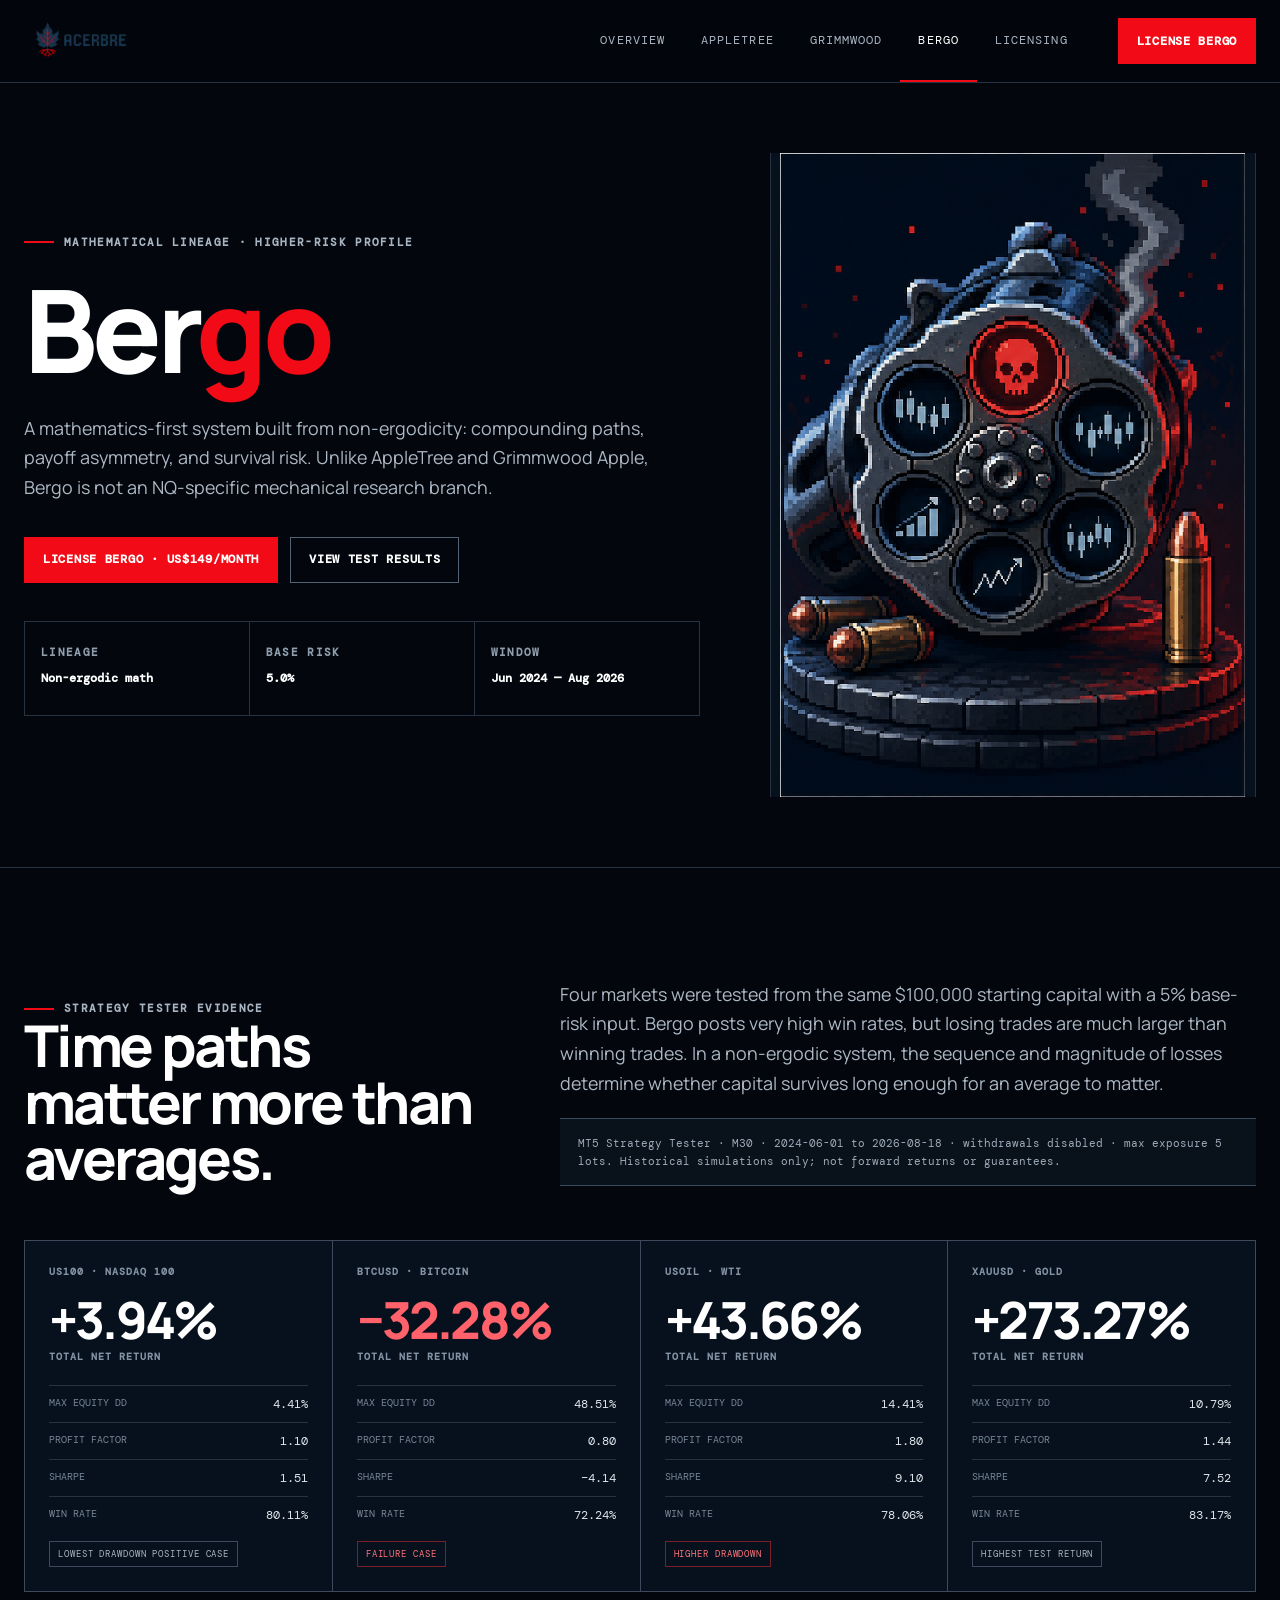
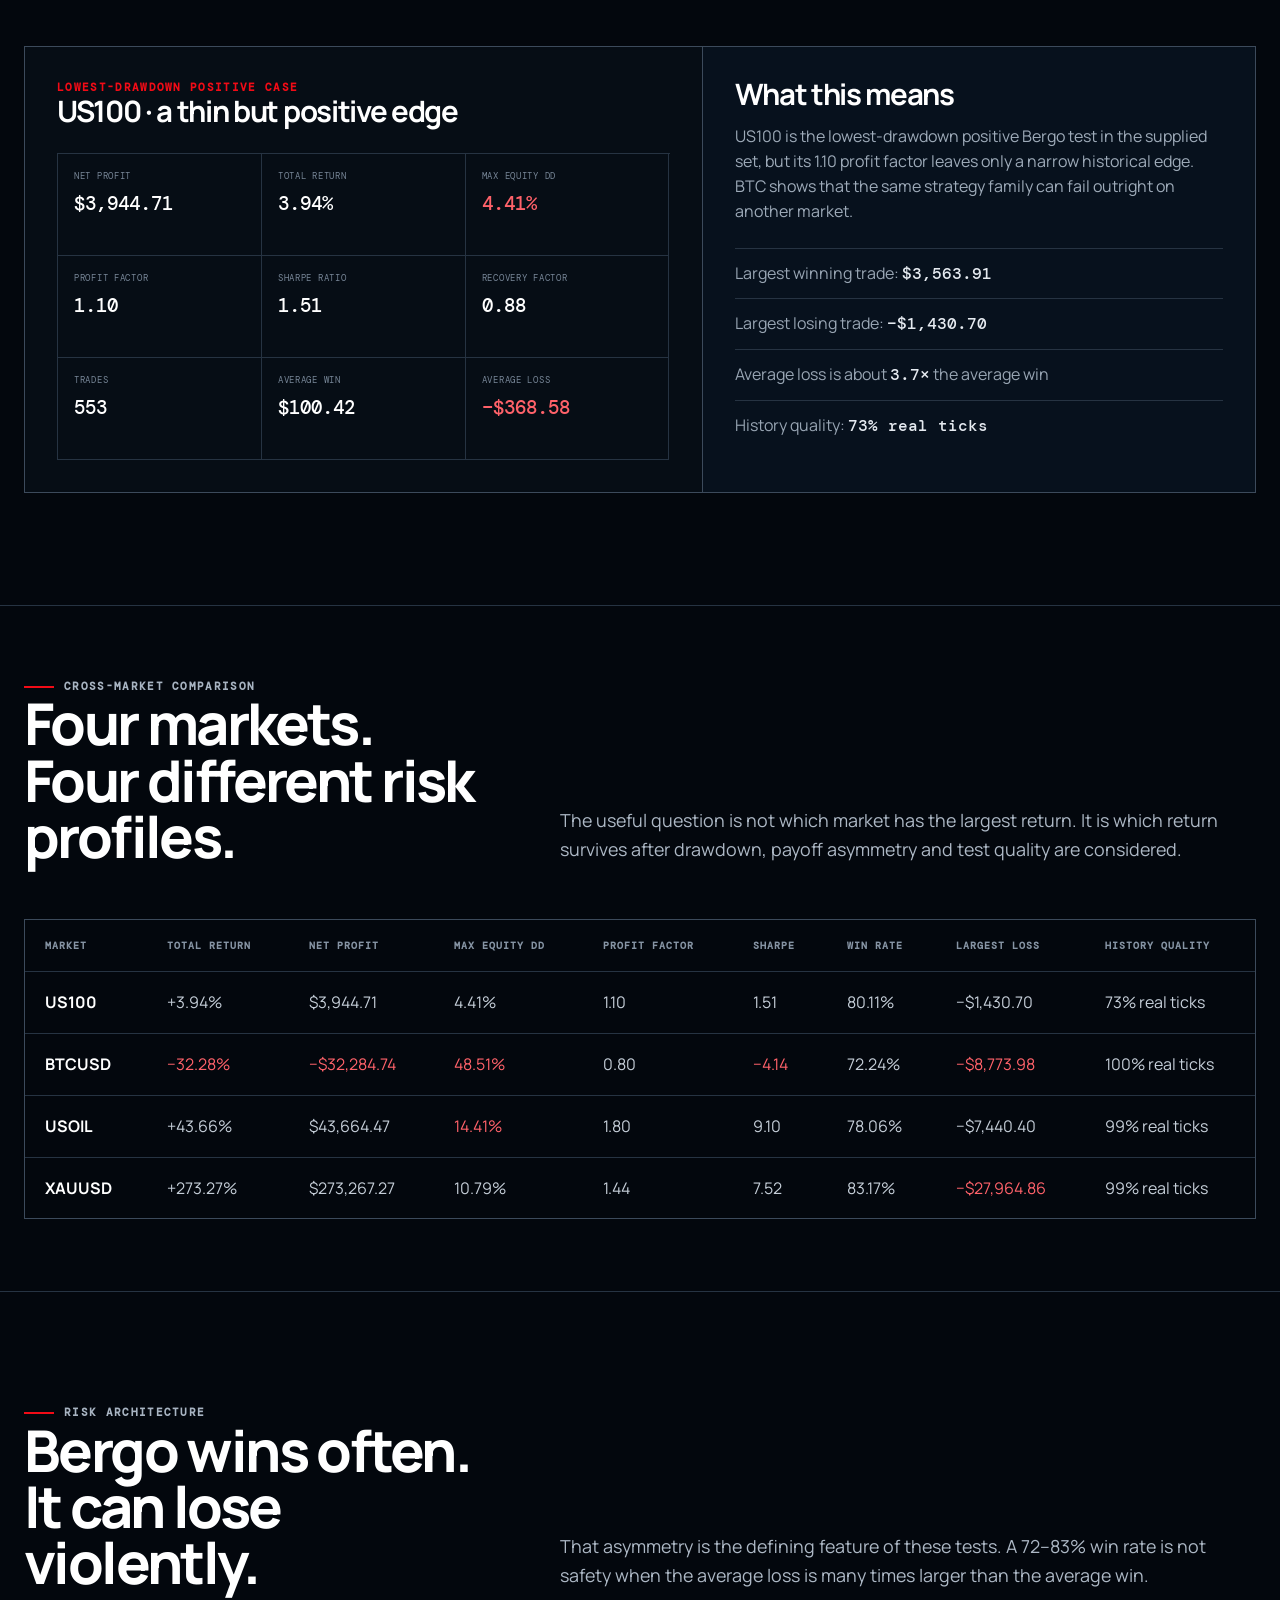
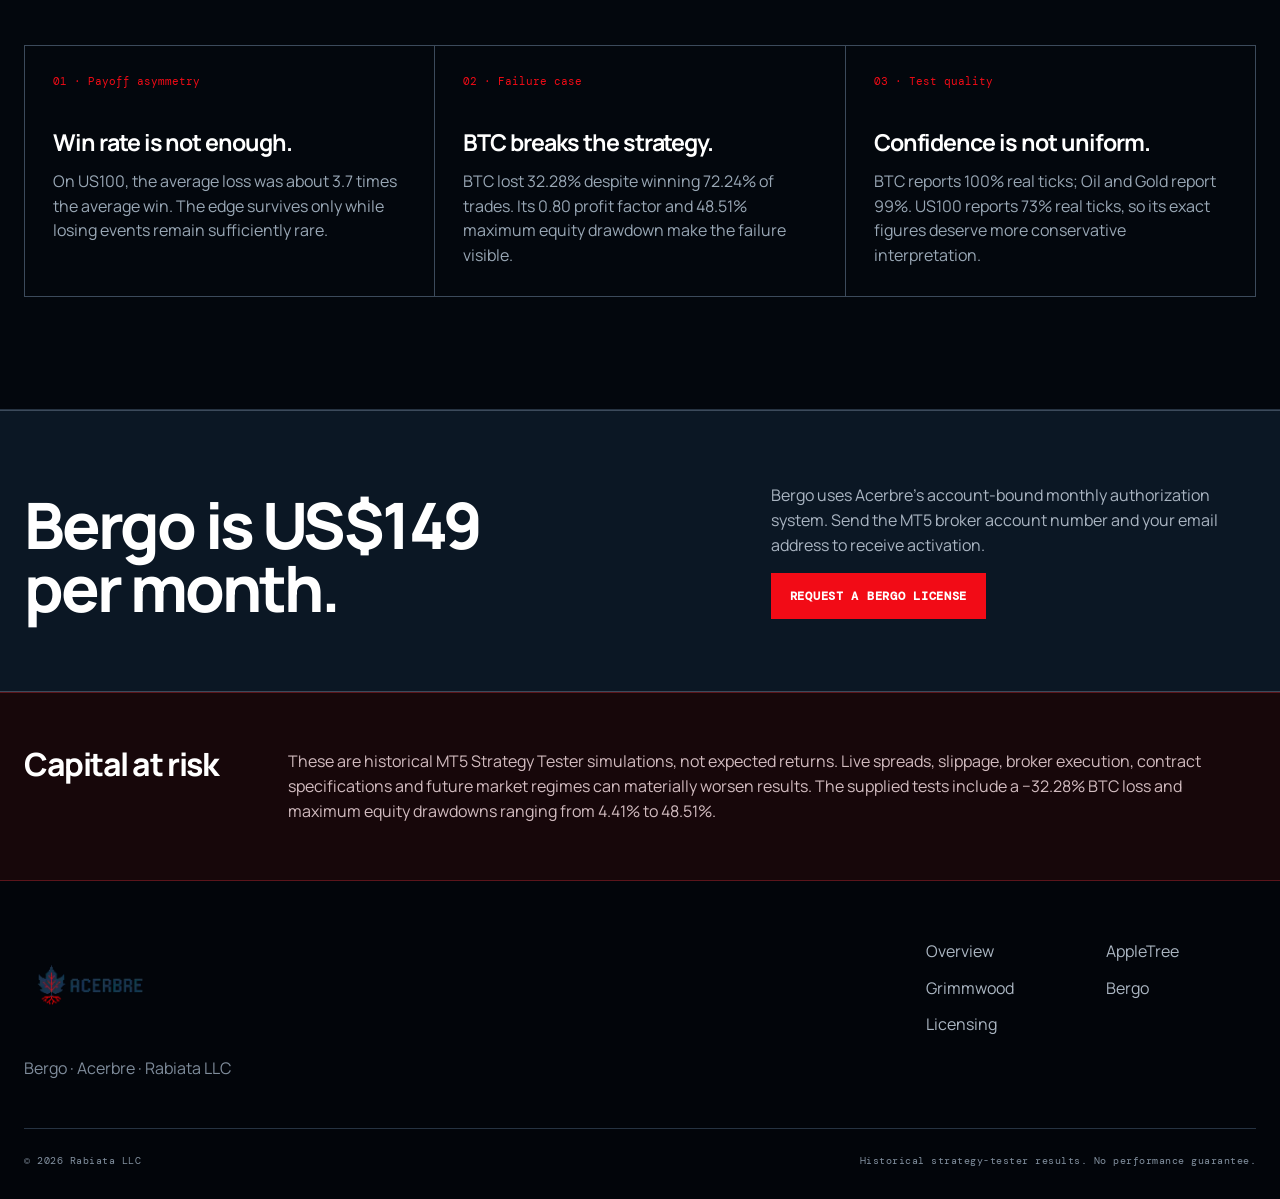
<file: bergo/index.html>
<!DOCTYPE html>
<html lang="en">
<head>
  <meta charset="utf-8">
  <meta name="viewport" content="width=device-width, initial-scale=1">
  <meta name="theme-color" content="#03070d">
  <meta name="description" content="Bergo is Acerbre's mathematics-first non-ergodic system, with MT5 evidence across US100, BTCUSD, USOIL and XAUUSD—including the BTC failure case.">
  <title>Bergo — Acerbre</title>
  <link rel="preconnect" href="https://fonts.googleapis.com"><link rel="preconnect" href="https://fonts.gstatic.com" crossorigin>
  <link href="https://fonts.googleapis.com/css2?family=DM+Mono:wght@400;500&family=Manrope:wght@400;500;600;700;800&display=swap" rel="stylesheet">
  <link rel="stylesheet" href="/assets/site.css?v=20260829b">
  <style>
    .bergo-note{margin-top:20px;padding:15px 18px;border-block:1px solid var(--line-strong);background:#09121b;color:#9eabb9;font:11px/1.65 var(--mono)}
    .perf-grid{display:grid;grid-template-columns:repeat(4,minmax(0,1fr));border-top:1px solid var(--line-strong);border-left:1px solid var(--line-strong);margin-top:46px}
    .perf-card{padding:24px;background:var(--navy);border-right:1px solid var(--line-strong);border-bottom:1px solid var(--line-strong)}
    .perf-card .market,.perf-label{color:#8493a4;font:700 10px var(--mono);letter-spacing:.1em;text-transform:uppercase}
    .perf-card .big{margin:16px 0 4px;color:#fff;font-size:clamp(2.1rem,4vw,3.35rem);font-weight:760;letter-spacing:-.055em;line-height:1}
    .perf-card.extreme .big,.danger{color:#ff626a!important}.perf-card.weak .big{color:#9ba6b4}
    .perf-card dl{margin:22px 0 0;display:grid;gap:10px}.perf-card dl div{display:flex;justify-content:space-between;gap:12px;padding-top:10px;border-top:1px solid var(--line)}
    .perf-card dt{color:#788697;font:10px var(--mono);text-transform:uppercase}.perf-card dd{margin:0;color:#e0e6ec;font:12px var(--mono)}
    .risk-tag{display:inline-block;margin-top:18px;padding:6px 8px;border:1px solid var(--line-strong);color:#aab6c3;font:9px var(--mono);letter-spacing:.1em;text-transform:uppercase}.risk-tag.red{border-color:#7b2026;color:#ff737a}
    .scoreboard{display:grid;grid-template-columns:1.1fr .9fr;margin-top:54px;border:1px solid var(--line-strong);background:#060d15}
    .score-main,.score-side{padding:32px}.score-side{border-left:1px solid var(--line-strong);background:#07111d}
    .score-main h3{margin-bottom:26px}.metric-grid{display:grid;grid-template-columns:repeat(3,minmax(0,1fr));border-top:1px solid var(--line);border-left:1px solid var(--line)}
    .metric{min-height:102px;padding:16px;border-right:1px solid var(--line);border-bottom:1px solid var(--line)}.metric span{display:block;color:#778697;font:9px var(--mono);letter-spacing:.08em;text-transform:uppercase}.metric strong{display:block;margin-top:9px;color:#fff;font:19px var(--mono);font-weight:500}
    .score-side p{color:#9eabb9}.score-side ul{margin:24px 0 0;padding:0;list-style:none}.score-side li{padding:12px 0;border-top:1px solid var(--line);color:#98a5b3}.score-side b{color:#e5eaf0;font-family:var(--mono);font-weight:500}
    .table-wrap{overflow-x:auto;border:1px solid var(--line-strong)}.bergo-table{min-width:930px;border:0}.bergo-table td strong{color:#fff}
    .risk-grid-3{display:grid;grid-template-columns:repeat(3,minmax(0,1fr));border-top:1px solid var(--line-strong);border-left:1px solid var(--line-strong)}
    .risk-box{padding:28px;border-right:1px solid var(--line-strong);border-bottom:1px solid var(--line-strong)}.risk-box .n{color:var(--red);font:11px var(--mono)}.risk-box h3{margin:42px 0 14px;font-size:1.45rem}.risk-box p{margin:0;color:#99a7b5}
    @media(max-width:980px){.perf-grid{grid-template-columns:repeat(2,minmax(0,1fr))}.scoreboard{grid-template-columns:1fr}.score-side{border-left:0;border-top:1px solid var(--line-strong)}.risk-grid-3{grid-template-columns:1fr}}
    @media(max-width:680px){.perf-grid{grid-template-columns:1fr}.metric-grid{grid-template-columns:repeat(2,minmax(0,1fr))}.score-main,.score-side{padding:22px}}
  </style>
</head>
<body class="bergo-page">
  <a class="skip-link" href="#main">Skip to content</a>
  <header class="site-header"><div class="shell navbar">
    <a class="nav-logo" href="/" aria-label="Acerbre home"><img src="/assets/acerbre-logo.webp" alt="Acerbre"></a>
    <nav class="nav-links" aria-label="Primary"><a href="/">Overview</a><a href="/appletree/">AppleTree</a><a href="/grimmwood/">Grimmwood</a><a aria-current="page" href="/bergo/">Bergo</a><a href="/licensing/">Licensing</a></nav>
    <div class="nav-actions"><a class="btn" href="/licensing/#bergo">License Bergo</a><button class="menu-button" type="button" aria-expanded="false">Menu</button></div>
  </div></header>

  <main id="main">
    <section class="product-hero"><div class="shell product-hero-grid">
      <div class="reveal"><div class="eyebrow">Mathematical lineage · Higher-risk profile</div><h1>Ber<span class="red">go</span></h1>
        <p class="lede">A mathematics-first system built from non-ergodicity: compounding paths, payoff asymmetry, and survival risk. Unlike AppleTree and Grimmwood Apple, Bergo is not an NQ-specific mechanical research branch.</p>
        <div class="hero-actions"><a class="btn" href="/licensing/#bergo">License Bergo · US$149/month</a><a class="btn-outline" href="#performance">View test results</a></div>
        <div class="hero-specs"><div class="hero-spec"><span class="label">Lineage</span><strong>Non-ergodic math</strong></div><div class="hero-spec"><span class="label">Base risk</span><strong>5.0%</strong></div><div class="hero-spec"><span class="label">Window</span><strong>Jun 2024 — Aug 2026</strong></div></div>
      </div>
      <div class="hero-art bergo"><img class="pixel-art" src="/assets/bergo_pixel_asset.png" width="664" height="920" alt="Pixel artwork of Bergo"></div>
    </div></section>

    <section class="section" id="performance"><div class="shell">
      <div class="section-head"><div><div class="eyebrow">Strategy tester evidence</div><h2>Time paths matter more than averages.</h2></div><div><p class="lede">Four markets were tested from the same $100,000 starting capital with a 5% base-risk input. Bergo posts very high win rates, but losing trades are much larger than winning trades. In a non-ergodic system, the sequence and magnitude of losses determine whether capital survives long enough for an average to matter.</p><div class="bergo-note">MT5 Strategy Tester · M30 · 2024-06-01 to 2026-08-18 · withdrawals disabled · max exposure 5 lots. Historical simulations only; not forward returns or guarantees.</div></div></div>

      <div class="perf-grid">
        <article class="perf-card"><div class="market">US100 · Nasdaq 100</div><div class="big">+3.94%</div><div class="perf-label">Total net return</div><dl><div><dt>Max equity DD</dt><dd>4.41%</dd></div><div><dt>Profit factor</dt><dd>1.10</dd></div><div><dt>Sharpe</dt><dd>1.51</dd></div><div><dt>Win rate</dt><dd>80.11%</dd></div></dl><span class="risk-tag">Lowest drawdown positive case</span></article>
        <article class="perf-card extreme"><div class="market">BTCUSD · Bitcoin</div><div class="big">−32.28%</div><div class="perf-label">Total net return</div><dl><div><dt>Max equity DD</dt><dd>48.51%</dd></div><div><dt>Profit factor</dt><dd>0.80</dd></div><div><dt>Sharpe</dt><dd>−4.14</dd></div><div><dt>Win rate</dt><dd>72.24%</dd></div></dl><span class="risk-tag red">Failure case</span></article>
        <article class="perf-card"><div class="market">USOIL · WTI</div><div class="big">+43.66%</div><div class="perf-label">Total net return</div><dl><div><dt>Max equity DD</dt><dd>14.41%</dd></div><div><dt>Profit factor</dt><dd>1.80</dd></div><div><dt>Sharpe</dt><dd>9.10</dd></div><div><dt>Win rate</dt><dd>78.06%</dd></div></dl><span class="risk-tag red">Higher drawdown</span></article>
        <article class="perf-card"><div class="market">XAUUSD · Gold</div><div class="big">+273.27%</div><div class="perf-label">Total net return</div><dl><div><dt>Max equity DD</dt><dd>10.79%</dd></div><div><dt>Profit factor</dt><dd>1.44</dd></div><div><dt>Sharpe</dt><dd>7.52</dd></div><div><dt>Win rate</dt><dd>83.17%</dd></div></dl><span class="risk-tag">Highest test return</span></article>
      </div>

      <div class="scoreboard"><div class="score-main"><div class="kicker">Lowest-drawdown positive case</div><h3>US100 · a thin but positive edge</h3><div class="metric-grid">
        <div class="metric"><span>Net profit</span><strong>$3,944.71</strong></div><div class="metric"><span>Total return</span><strong>3.94%</strong></div><div class="metric"><span>Max equity DD</span><strong class="danger">4.41%</strong></div>
        <div class="metric"><span>Profit factor</span><strong>1.10</strong></div><div class="metric"><span>Sharpe ratio</span><strong>1.51</strong></div><div class="metric"><span>Recovery factor</span><strong>0.88</strong></div>
        <div class="metric"><span>Trades</span><strong>553</strong></div><div class="metric"><span>Average win</span><strong>$100.42</strong></div><div class="metric"><span>Average loss</span><strong class="danger">−$368.58</strong></div>
      </div></div><aside class="score-side"><h3>What this means</h3><p>US100 is the lowest-drawdown positive Bergo test in the supplied set, but its 1.10 profit factor leaves only a narrow historical edge. BTC shows that the same strategy family can fail outright on another market.</p><ul><li>Largest winning trade: <b>$3,563.91</b></li><li>Largest losing trade: <b>−$1,430.70</b></li><li>Average loss is about <b>3.7×</b> the average win</li><li>History quality: <b>73% real ticks</b></li></ul></aside></div>
    </div></section>

    <section class="section section-compact"><div class="shell"><div class="section-head"><div><div class="eyebrow">Cross-market comparison</div><h2>Four markets. Four different risk profiles.</h2></div><p class="lede">The useful question is not which market has the largest return. It is which return survives after drawdown, payoff asymmetry and test quality are considered.</p></div>
      <div class="table-wrap"><table class="compare bergo-table"><thead><tr><th>Market</th><th>Total return</th><th>Net profit</th><th>Max equity DD</th><th>Profit factor</th><th>Sharpe</th><th>Win rate</th><th>Largest loss</th><th>History quality</th></tr></thead><tbody>
        <tr><td><strong>US100</strong></td><td>+3.94%</td><td>$3,944.71</td><td>4.41%</td><td>1.10</td><td>1.51</td><td>80.11%</td><td>−$1,430.70</td><td>73% real ticks</td></tr>
        <tr><td><strong>BTCUSD</strong></td><td class="danger">−32.28%</td><td class="danger">−$32,284.74</td><td class="danger">48.51%</td><td>0.80</td><td class="danger">−4.14</td><td>72.24%</td><td class="danger">−$8,773.98</td><td>100% real ticks</td></tr>
        <tr><td><strong>USOIL</strong></td><td>+43.66%</td><td>$43,664.47</td><td class="danger">14.41%</td><td>1.80</td><td>9.10</td><td>78.06%</td><td>−$7,440.40</td><td>99% real ticks</td></tr>
        <tr><td><strong>XAUUSD</strong></td><td>+273.27%</td><td>$273,267.27</td><td>10.79%</td><td>1.44</td><td>7.52</td><td>83.17%</td><td class="danger">−$27,964.86</td><td>99% real ticks</td></tr>
      </tbody></table></div>
    </div></section>

    <section class="section" id="risk"><div class="shell"><div class="section-head"><div><div class="eyebrow">Risk architecture</div><h2>Bergo wins often. It can lose violently.</h2></div><p class="lede">That asymmetry is the defining feature of these tests. A 72–83% win rate is not safety when the average loss is many times larger than the average win.</p></div>
      <div class="risk-grid-3"><article class="risk-box"><div class="n">01 · Payoff asymmetry</div><h3>Win rate is not enough.</h3><p>On US100, the average loss was about 3.7 times the average win. The edge survives only while losing events remain sufficiently rare.</p></article><article class="risk-box"><div class="n">02 · Failure case</div><h3>BTC breaks the strategy.</h3><p>BTC lost 32.28% despite winning 72.24% of trades. Its 0.80 profit factor and 48.51% maximum equity drawdown make the failure visible.</p></article><article class="risk-box"><div class="n">03 · Test quality</div><h3>Confidence is not uniform.</h3><p>BTC reports 100% real ticks; Oil and Gold report 99%. US100 reports 73% real ticks, so its exact figures deserve more conservative interpretation.</p></article></div>
    </div></section>

    <section class="section-compact license-decision" id="license"><div class="shell license-decision-grid"><h2>Bergo is US$149 per month.</h2><div><p>Bergo uses Acerbre's account-bound monthly authorization system. Send the MT5 broker account number and your email address to receive activation.</p><a class="btn" href="mailto:contact@rabiata.com?subject=Bergo%20monthly%20license">Request a Bergo license</a></div></div></section>

    <section class="risk-band"><div class="shell risk-grid"><h2>Capital at risk</h2><p>These are historical MT5 Strategy Tester simulations, not expected returns. Live spreads, slippage, broker execution, contract specifications and future market regimes can materially worsen results. The supplied tests include a −32.28% BTC loss and maximum equity drawdowns ranging from 4.41% to 48.51%.</p></div></section>
  </main>

  <footer class="footer"><div class="shell"><div class="footer-top"><div class="footer-logo"><img src="/assets/acerbre-logo.webp" alt="Acerbre"><p>Bergo · Acerbre · Rabiata LLC</p></div><nav class="footer-nav" aria-label="Footer"><a href="/">Overview</a><a href="/appletree/">AppleTree</a><a href="/grimmwood/">Grimmwood</a><a href="/bergo/">Bergo</a><a href="/licensing/">Licensing</a></nav></div><div class="footer-bottom"><span>© <span data-year></span> Rabiata LLC</span><span>Historical strategy-tester results. No performance guarantee.</span></div></div></footer>
  <script src="/assets/site.js?v=20260828c"></script>
</body>
</html>
</file>
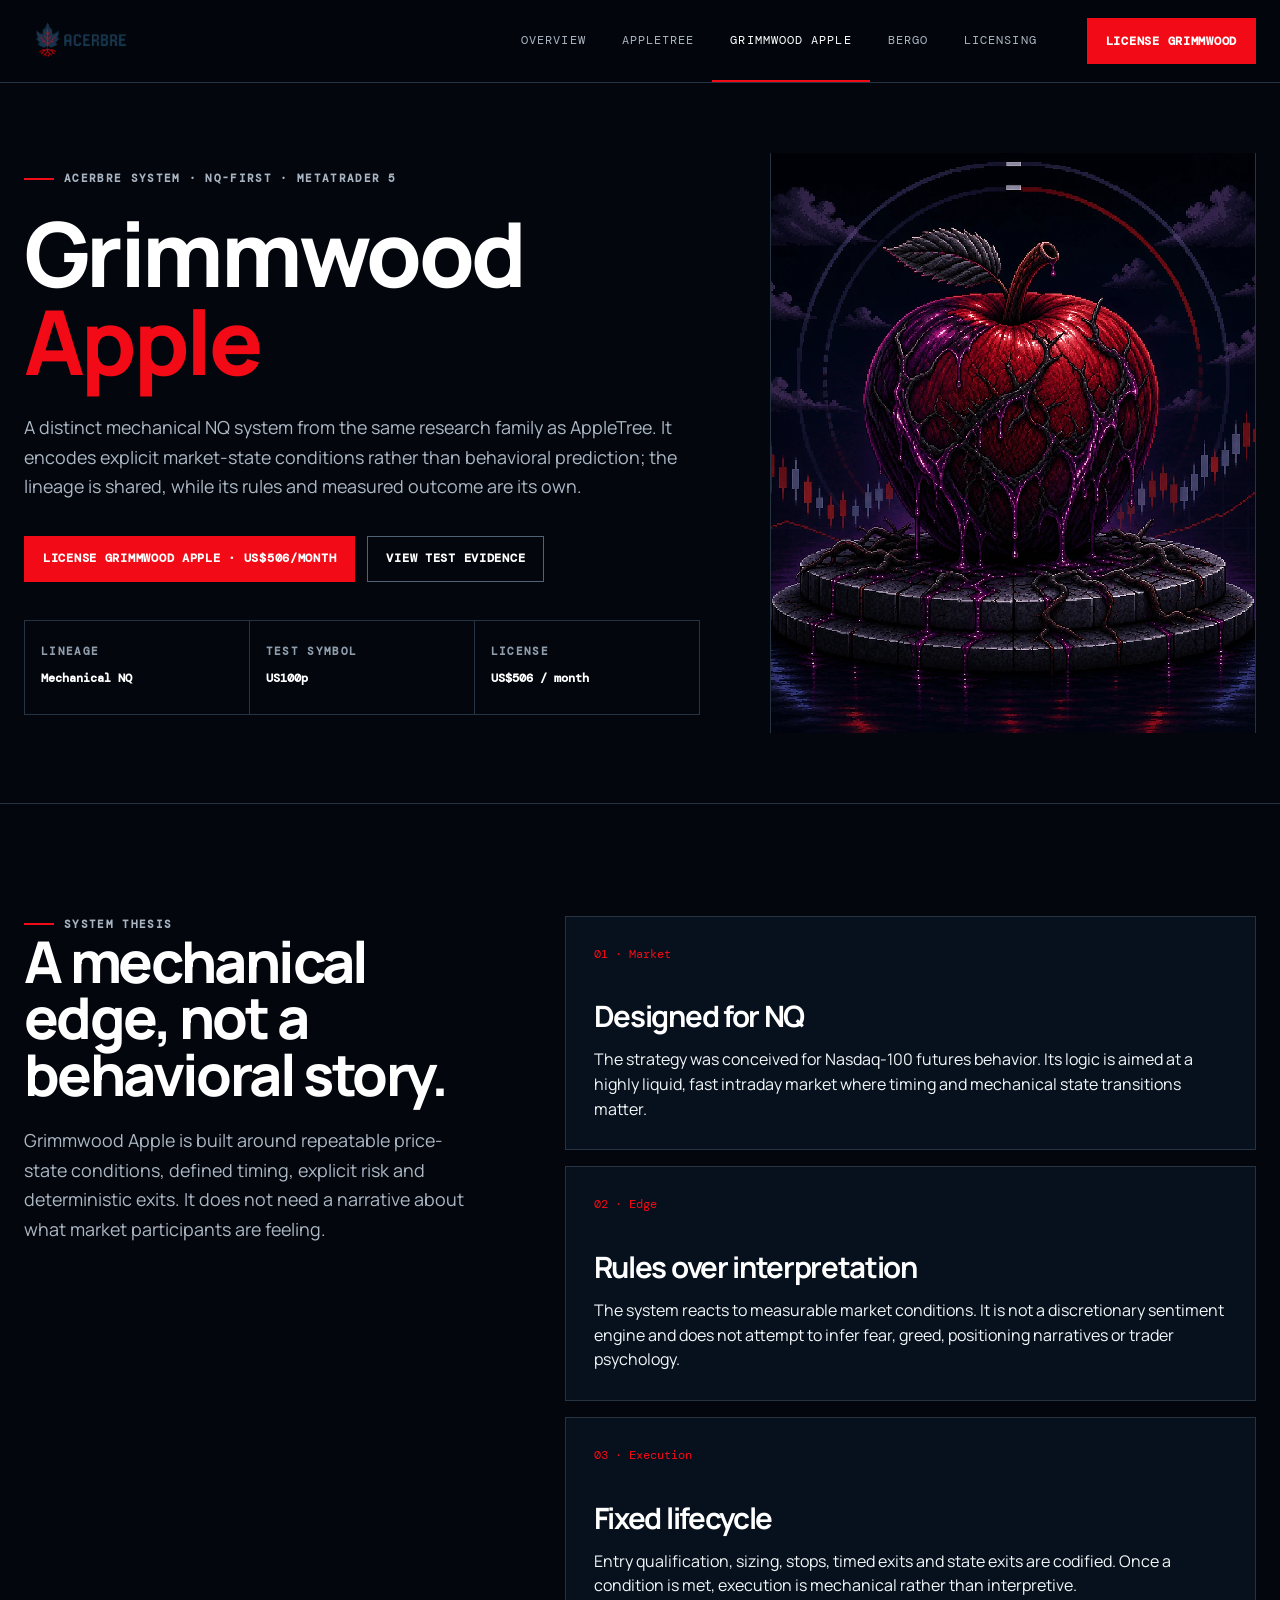
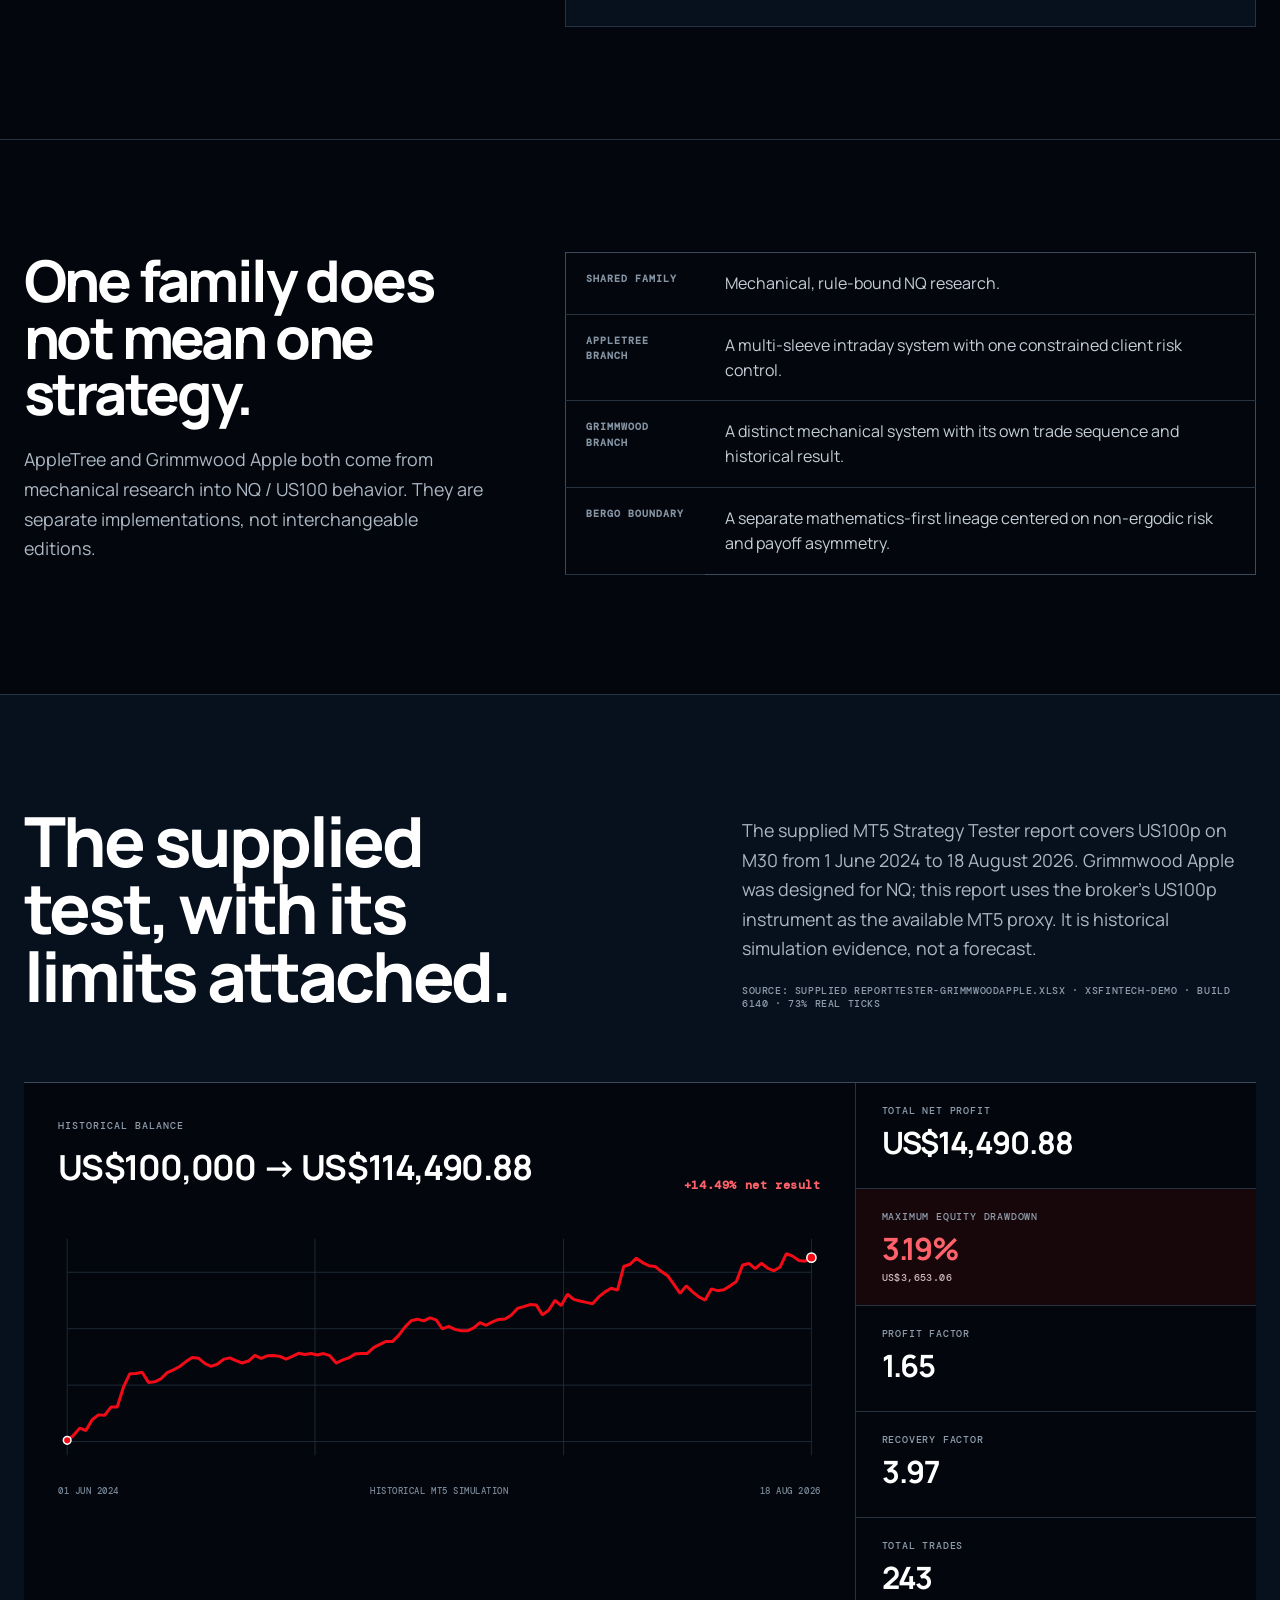
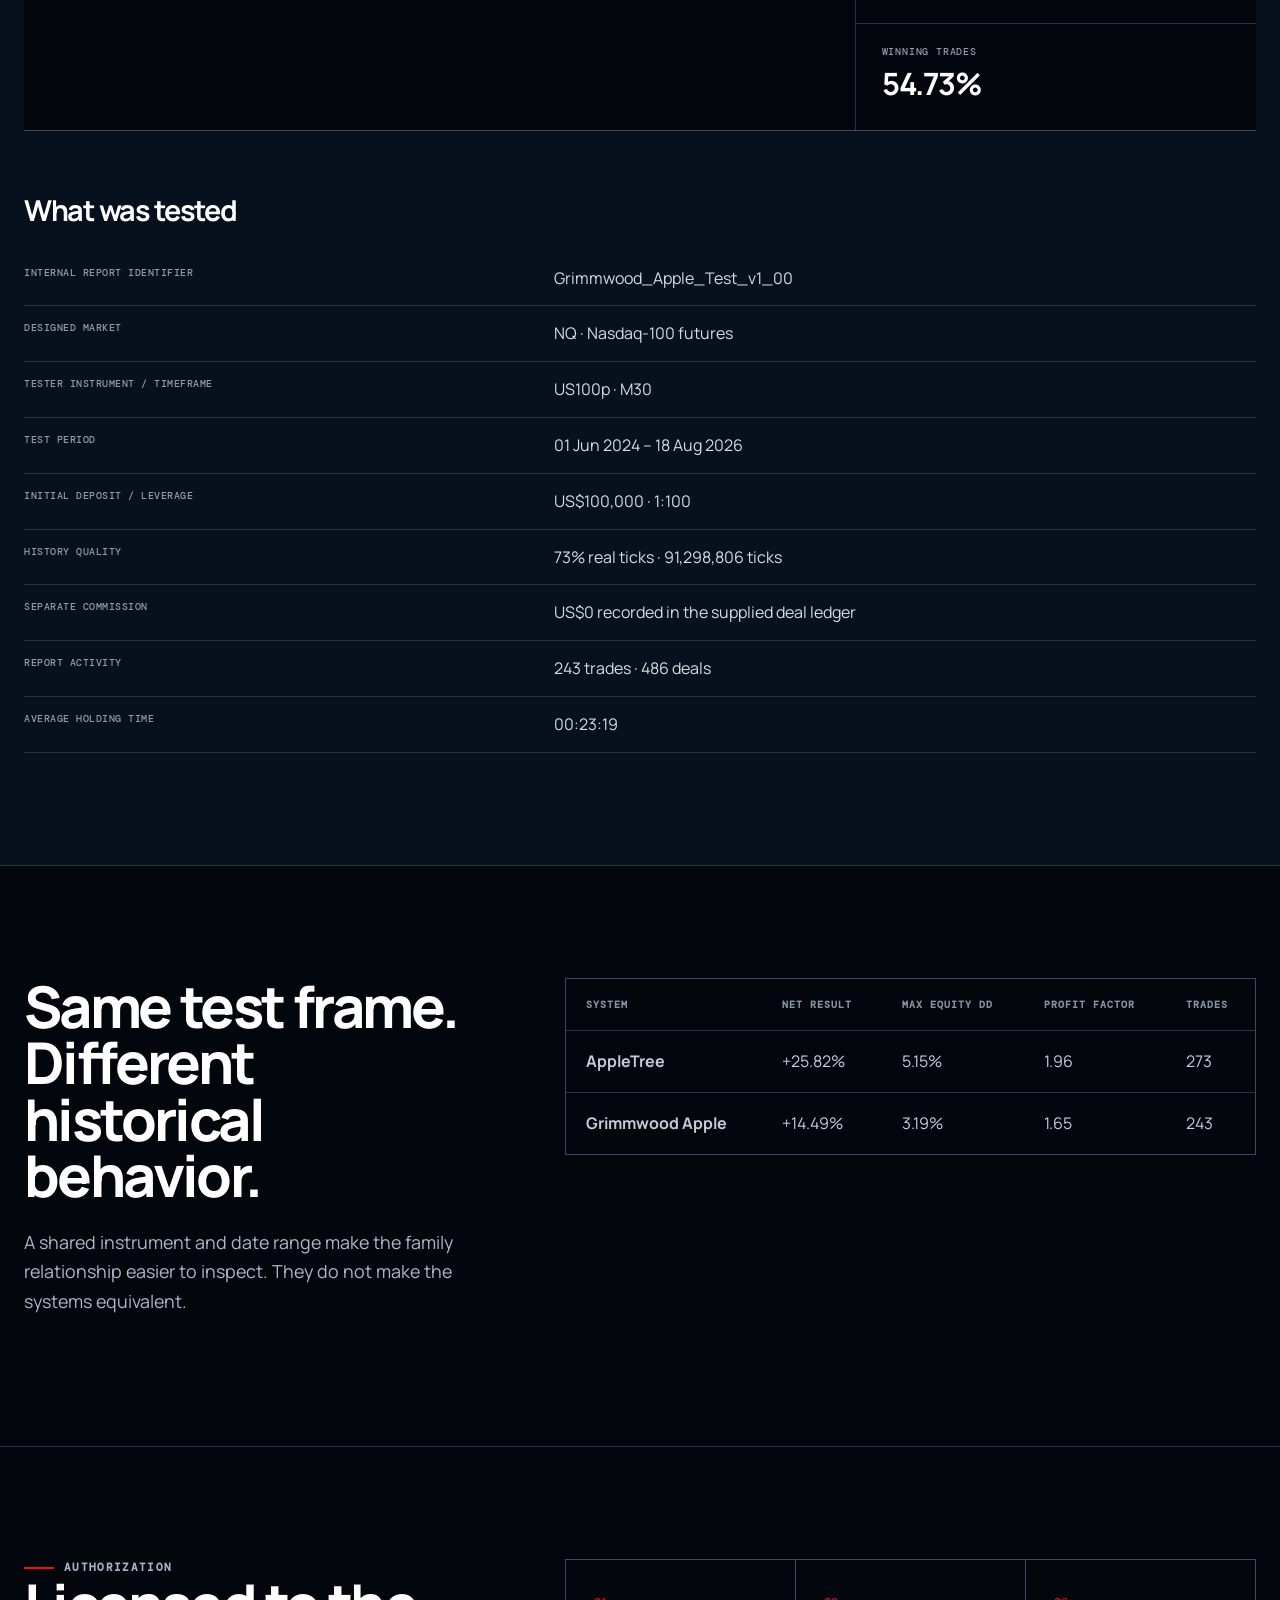
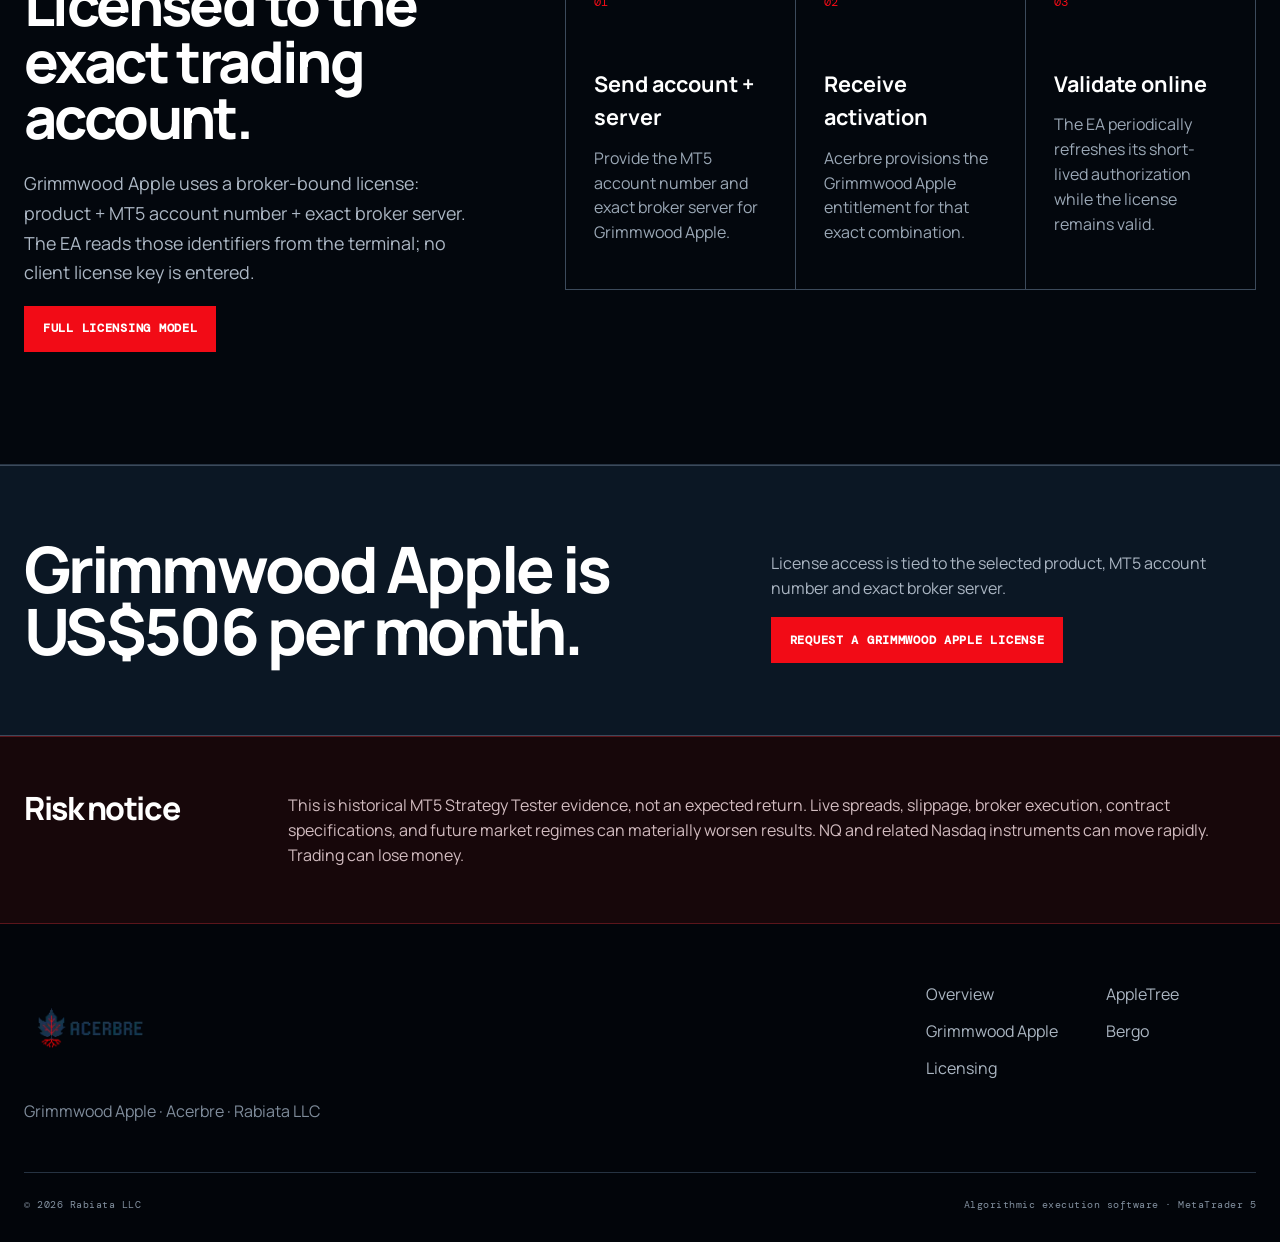
<file: grimmwood/index.html>
<!DOCTYPE html>
<html lang="en">
<head>
  <meta charset="utf-8">
  <meta name="viewport" content="width=device-width, initial-scale=1">
  <meta name="theme-color" content="#03070d">
  <meta name="description" content="Grimmwood Apple is Acerbre's NQ-focused mechanical MT5 system in the same research family as AppleTree, with public US100p test evidence.">
  <title>Grimmwood Apple — Acerbre</title>
  <link rel="preconnect" href="https://fonts.googleapis.com"><link rel="preconnect" href="https://fonts.gstatic.com" crossorigin>
  <link href="https://fonts.googleapis.com/css2?family=DM+Mono:wght@400;500&family=Manrope:wght@400;500;600;700;800&display=swap" rel="stylesheet">
  <link rel="stylesheet" href="/assets/site.css?v=20260829a">
</head>
<body class="grimmwood-page">
  <!--
  THESIS: Grimmwood Apple is a distinct mechanical NQ branch, not an AppleTree rename and not a Bergo variant.
  OWN-WORLD: Acerbre's nocturnal observatory frames the supplied Grimmwood artwork, measured evidence, and steel-rule comparisons.
  STORY: Visitors place Grimmwood in the NQ family, compare it honestly with AppleTree, inspect the supplied test, then inquire about access.
  FIRST VIEWPORT: The product name, mechanical-NQ definition, access action, and supplied apple artwork occupy one decisive split field.
  FORM: Existing Acerbre editorial instrument; key grimmwood-mechanical-branch.
  FINISH: unreviewed and undocumented is unfinished; this build ends with the finish review, the verdict, and DESIGN.md
  -->
  <a class="skip-link" href="#main">Skip to content</a>
  <header class="site-header"><div class="shell navbar">
    <a class="nav-logo" href="/" aria-label="Acerbre home"><img src="/assets/acerbre-logo.webp" alt="Acerbre"></a>
    <nav class="nav-links" aria-label="Primary"><a href="/">Overview</a><a href="/appletree/">AppleTree</a><a aria-current="page" href="/grimmwood/">Grimmwood Apple</a><a href="/bergo/">Bergo</a><a href="/licensing/">Licensing</a></nav>
    <div class="nav-actions"><a class="btn" href="/licensing/#grimmwood">License Grimmwood</a><button class="menu-button" type="button" aria-expanded="false">Menu</button></div>
  </div></header>

  <main id="main">
    <section class="product-hero">
      <div class="shell product-hero-grid">
        <div class="reveal">
          <div class="eyebrow">Acerbre system · NQ-first · MetaTrader 5</div>
          <h1>Grimmwood <span class="red">Apple</span></h1>
          <p class="lede">A distinct mechanical NQ system from the same research family as AppleTree. It encodes explicit market-state conditions rather than behavioral prediction; the lineage is shared, while its rules and measured outcome are its own.</p>
          <div class="hero-actions"><a class="btn" href="/licensing/#grimmwood">License Grimmwood Apple · US$506/month</a><a class="btn-outline" href="#performance">View test evidence</a></div>
          <div class="hero-specs">
            <div class="hero-spec"><span class="label">Lineage</span><strong>Mechanical NQ</strong></div>
            <div class="hero-spec"><span class="label">Test symbol</span><strong>US100p</strong></div>
            <div class="hero-spec"><span class="label">License</span><strong>US$506 / month</strong></div>
          </div>
        </div>
        <div class="hero-art grimmwood"><img class="pixel-art" src="/assets/grimmwood-apple.webp" width="1254" height="1254" alt="Grimmwood Apple product artwork: a dark red apple wrapped in black roots"></div>
      </div>
    </section>

    <section class="section" id="architecture">
      <div class="shell split">
        <div class="sticky reveal"><div class="eyebrow">System thesis</div><h2>A mechanical edge, not a behavioral story.</h2><p class="lede">Grimmwood Apple is built around repeatable price-state conditions, defined timing, explicit risk and deterministic exits. It does not need a narrative about what market participants are feeling.</p></div>
        <div class="stack">
          <article class="panel reveal"><div class="panel-number">01 · Market</div><h3>Designed for NQ</h3><p>The strategy was conceived for Nasdaq-100 futures behavior. Its logic is aimed at a highly liquid, fast intraday market where timing and mechanical state transitions matter.</p></article>
          <article class="panel reveal"><div class="panel-number">02 · Edge</div><h3>Rules over interpretation</h3><p>The system reacts to measurable market conditions. It is not a discretionary sentiment engine and does not attempt to infer fear, greed, positioning narratives or trader psychology.</p></article>
          <article class="panel reveal"><div class="panel-number">03 · Execution</div><h3>Fixed lifecycle</h3><p>Entry qualification, sizing, stops, timed exits and state exits are codified. Once a condition is met, execution is mechanical rather than interpretive.</p></article>
        </div>
      </div>
    </section>

    <section class="section">
      <div class="shell split">
        <div class="sticky reveal"><h2>One family does not mean one strategy.</h2><p class="lede">AppleTree and Grimmwood Apple both come from mechanical research into NQ / US100 behavior. They are separate implementations, not interchangeable editions.</p></div>
        <div class="reveal">
          <table class="compare">
            <tbody>
              <tr><th>Shared family</th><td>Mechanical, rule-bound NQ research.</td></tr>
              <tr><th>AppleTree branch</th><td>A multi-sleeve intraday system with one constrained client risk control.</td></tr>
              <tr><th>Grimmwood branch</th><td>A distinct mechanical system with its own trade sequence and historical result.</td></tr>
              <tr><th>Bergo boundary</th><td>A separate mathematics-first lineage centered on non-ergodic risk and payoff asymmetry.</td></tr>
            </tbody>
          </table>
        </div>
      </div>
    </section>

    <section class="section appletree-evidence" id="performance" aria-labelledby="grimmwood-performance-title">
      <div class="shell evidence-intro">
        <h2 id="grimmwood-performance-title">The supplied test, with its limits attached.</h2>
        <div>
          <p class="lede">The supplied MT5 Strategy Tester report covers US100p on M30 from 1 June 2024 to 18 August 2026. Grimmwood Apple was designed for NQ; this report uses the broker's US100p instrument as the available MT5 proxy. It is historical simulation evidence, not a forecast.</p>
          <p class="evidence-source">Source: supplied ReportTester-GrimmWoodApple.xlsx · XSFintech-DEMO · Build 6140 · 73% real ticks</p>
        </div>
      </div>

      <div class="shell balance-instrument">
        <figure class="balance-figure reveal">
          <div class="balance-heading">
            <div><span>Historical balance</span><strong>US$100,000 → US$114,490.88</strong></div>
            <p>+14.49% net result</p>
          </div>
          <svg class="balance-chart" viewBox="0 0 1000 320" role="img" aria-labelledby="grimmwood-balance-title grimmwood-balance-desc">
            <title id="grimmwood-balance-title">Grimmwood Apple historical tester balance curve</title>
            <desc id="grimmwood-balance-desc">The simulated balance begins at one hundred thousand US dollars and ends at one hundred fourteen thousand four hundred ninety dollars and eighty-eight cents.</desc>
            <g class="chart-grid" aria-hidden="true"><path d="M12 62H988M12 136H988M12 210H988M12 284H988"/><path d="M12 18V302M337 18V302M663 18V302M988 18V302"/></g>
            <path class="balance-line" pathLength="1" d="M12.0,282.4 L20.2,276.0 L28.4,266.4 L36.6,269.5 L44.8,255.4 L53.0,249.0 L61.2,249.5 L69.4,238.8 L77.6,238.6 L85.8,212.7 L94.0,195.2 L102.2,194.7 L110.4,193.0 L118.6,206.4 L126.8,205.7 L135.0,201.7 L143.2,193.6 L151.4,190.0 L159.6,185.6 L167.8,179.1 L176.0,173.7 L184.2,174.7 L192.4,181.5 L200.6,185.3 L208.8,182.6 L217.0,176.2 L225.2,174.3 L233.4,177.9 L241.6,181.0 L249.8,178.4 L258.1,171.0 L266.3,175.0 L274.5,171.6 L282.7,171.0 L290.9,172.3 L299.1,175.8 L307.3,172.4 L315.5,168.3 L323.7,169.9 L331.9,168.6 L340.1,170.4 L348.3,168.6 L356.5,171.4 L364.7,181.0 L372.9,177.2 L381.1,174.3 L389.3,169.3 L397.5,168.6 L405.7,168.4 L413.9,160.9 L422.1,156.5 L430.3,152.7 L438.5,152.9 L446.7,144.8 L454.9,133.9 L463.1,125.5 L471.3,123.5 L479.5,125.7 L487.7,121.7 L495.9,124.4 L504.1,136.2 L512.3,133.0 L520.5,136.9 L528.7,138.7 L536.9,138.7 L545.1,134.9 L553.3,128.1 L561.5,131.5 L569.7,127.0 L577.9,123.8 L586.1,123.3 L594.3,118.3 L602.5,109.5 L610.7,107.1 L618.9,104.4 L627.1,104.8 L635.3,117.9 L643.5,111.8 L651.7,98.8 L659.9,105.6 L668.1,90.8 L676.3,97.5 L684.5,99.6 L692.7,101.5 L700.9,103.2 L709.1,94.3 L717.3,87.7 L725.5,82.9 L733.7,85.4 L741.9,54.4 L750.2,51.5 L758.4,43.5 L766.6,49.3 L774.8,53.3 L783.0,54.3 L791.2,61.1 L799.4,66.4 L807.6,78.0 L815.8,89.6 L824.0,79.8 L832.2,87.6 L840.4,94.3 L848.6,98.4 L856.8,83.8 L865.0,86.1 L873.2,84.9 L881.4,79.8 L889.6,74.0 L897.8,52.5 L906.0,50.4 L914.2,57.1 L922.4,50.2 L930.6,56.6 L938.8,60.1 L947.0,55.0 L955.2,37.6 L963.4,40.8 L971.6,46.6 L979.8,47.4 L988.0,42.8"/>
            <g class="chart-points" aria-hidden="true"><circle cx="12" cy="282.4" r="5"/><circle cx="988" cy="42.8" r="6"/></g>
          </svg>
          <figcaption><span>01 Jun 2024</span><span>Historical MT5 simulation</span><span>18 Aug 2026</span></figcaption>
        </figure>

        <dl class="result-ledger reveal" aria-label="Grimmwood Apple test summary">
          <div><dt>Total net profit</dt><dd>US$14,490.88</dd></div>
          <div class="risk-reading"><dt>Maximum equity drawdown</dt><dd>3.19% <small>US$3,653.06</small></dd></div>
          <div><dt>Profit factor</dt><dd>1.65</dd></div>
          <div><dt>Recovery factor</dt><dd>3.97</dd></div>
          <div><dt>Total trades</dt><dd>243</dd></div>
          <div><dt>Winning trades</dt><dd>54.73%</dd></div>
        </dl>
      </div>

      <div class="shell test-context">
        <div class="test-conditions reveal">
          <h3>What was tested</h3>
          <table>
            <tbody>
              <tr><th>Internal report identifier</th><td>Grimmwood_Apple_Test_v1_00</td></tr>
              <tr><th>Designed market</th><td>NQ · Nasdaq-100 futures</td></tr>
              <tr><th>Tester instrument / timeframe</th><td>US100p · M30</td></tr>
              <tr><th>Test period</th><td>01 Jun 2024 – 18 Aug 2026</td></tr>
              <tr><th>Initial deposit / leverage</th><td>US$100,000 · 1:100</td></tr>
              <tr><th>History quality</th><td>73% real ticks · 91,298,806 ticks</td></tr>
              <tr><th>Separate commission</th><td>US$0 recorded in the supplied deal ledger</td></tr>
              <tr><th>Report activity</th><td>243 trades · 486 deals</td></tr>
              <tr><th>Average holding time</th><td>00:23:19</td></tr>
            </tbody>
          </table>
        </div>
      </div>
    </section>

    <section class="section">
      <div class="shell split">
        <div class="sticky reveal"><h2>Same test frame. Different historical behavior.</h2><p class="lede">A shared instrument and date range make the family relationship easier to inspect. They do not make the systems equivalent.</p></div>
        <div class="reveal table-scroll">
          <table class="compare family-compare">
            <thead><tr><th>System</th><th>Net result</th><th>Max equity DD</th><th>Profit factor</th><th>Trades</th></tr></thead>
            <tbody>
              <tr><td><strong>AppleTree</strong></td><td>+25.82%</td><td>5.15%</td><td>1.96</td><td>273</td></tr>
              <tr><td><strong>Grimmwood Apple</strong></td><td>+14.49%</td><td>3.19%</td><td>1.65</td><td>243</td></tr>
            </tbody>
          </table>
        </div>
      </div>
    </section>

    <section class="section">
      <div class="shell split">
        <div class="sticky reveal"><div class="eyebrow">Authorization</div><h2>Licensed to the exact trading account.</h2><p class="lede">Grimmwood Apple uses a broker-bound license: product + MT5 account number + exact broker server. The EA reads those identifiers from the terminal; no client license key is entered.</p><a class="btn" href="/licensing/#grimmwood">Full licensing model</a></div>
        <div class="license-flow reveal">
          <article class="flow-step"><span class="panel-number">01</span><strong>Send account + server</strong><p>Provide the MT5 account number and exact broker server for Grimmwood Apple.</p></article>
          <article class="flow-step"><span class="panel-number">02</span><strong>Receive activation</strong><p>Acerbre provisions the Grimmwood Apple entitlement for that exact combination.</p></article>
          <article class="flow-step"><span class="panel-number">03</span><strong>Validate online</strong><p>The EA periodically refreshes its short-lived authorization while the license remains valid.</p></article>
        </div>
      </div>
    </section>

    <section class="section-compact license-decision"><div class="shell license-decision-grid"><h2>Grimmwood Apple is US$506 per month.</h2><div><p>License access is tied to the selected product, MT5 account number and exact broker server.</p><a class="btn" href="mailto:contact@rabiata.com?subject=Grimmwood%20Apple%20license">Request a Grimmwood Apple license</a></div></div></section>
    <section class="risk-band"><div class="shell risk-grid"><h2>Risk notice</h2><p>This is historical MT5 Strategy Tester evidence, not an expected return. Live spreads, slippage, broker execution, contract specifications, and future market regimes can materially worsen results. NQ and related Nasdaq instruments can move rapidly. Trading can lose money.</p></div></section>
  </main>

  <footer class="footer"><div class="shell"><div class="footer-top"><div class="footer-logo"><img src="/assets/acerbre-logo.webp" alt="Acerbre"><p>Grimmwood Apple · Acerbre · Rabiata LLC</p></div><nav class="footer-nav" aria-label="Footer"><a href="/">Overview</a><a href="/appletree/">AppleTree</a><a href="/grimmwood/">Grimmwood Apple</a><a href="/bergo/">Bergo</a><a href="/licensing/">Licensing</a></nav></div><div class="footer-bottom"><span>© <span data-year></span> Rabiata LLC</span><span>Algorithmic execution software · MetaTrader 5</span></div></div></footer>
  <script src="/assets/site.js?v=20260828c"></script>
</body>
</html>
</file>
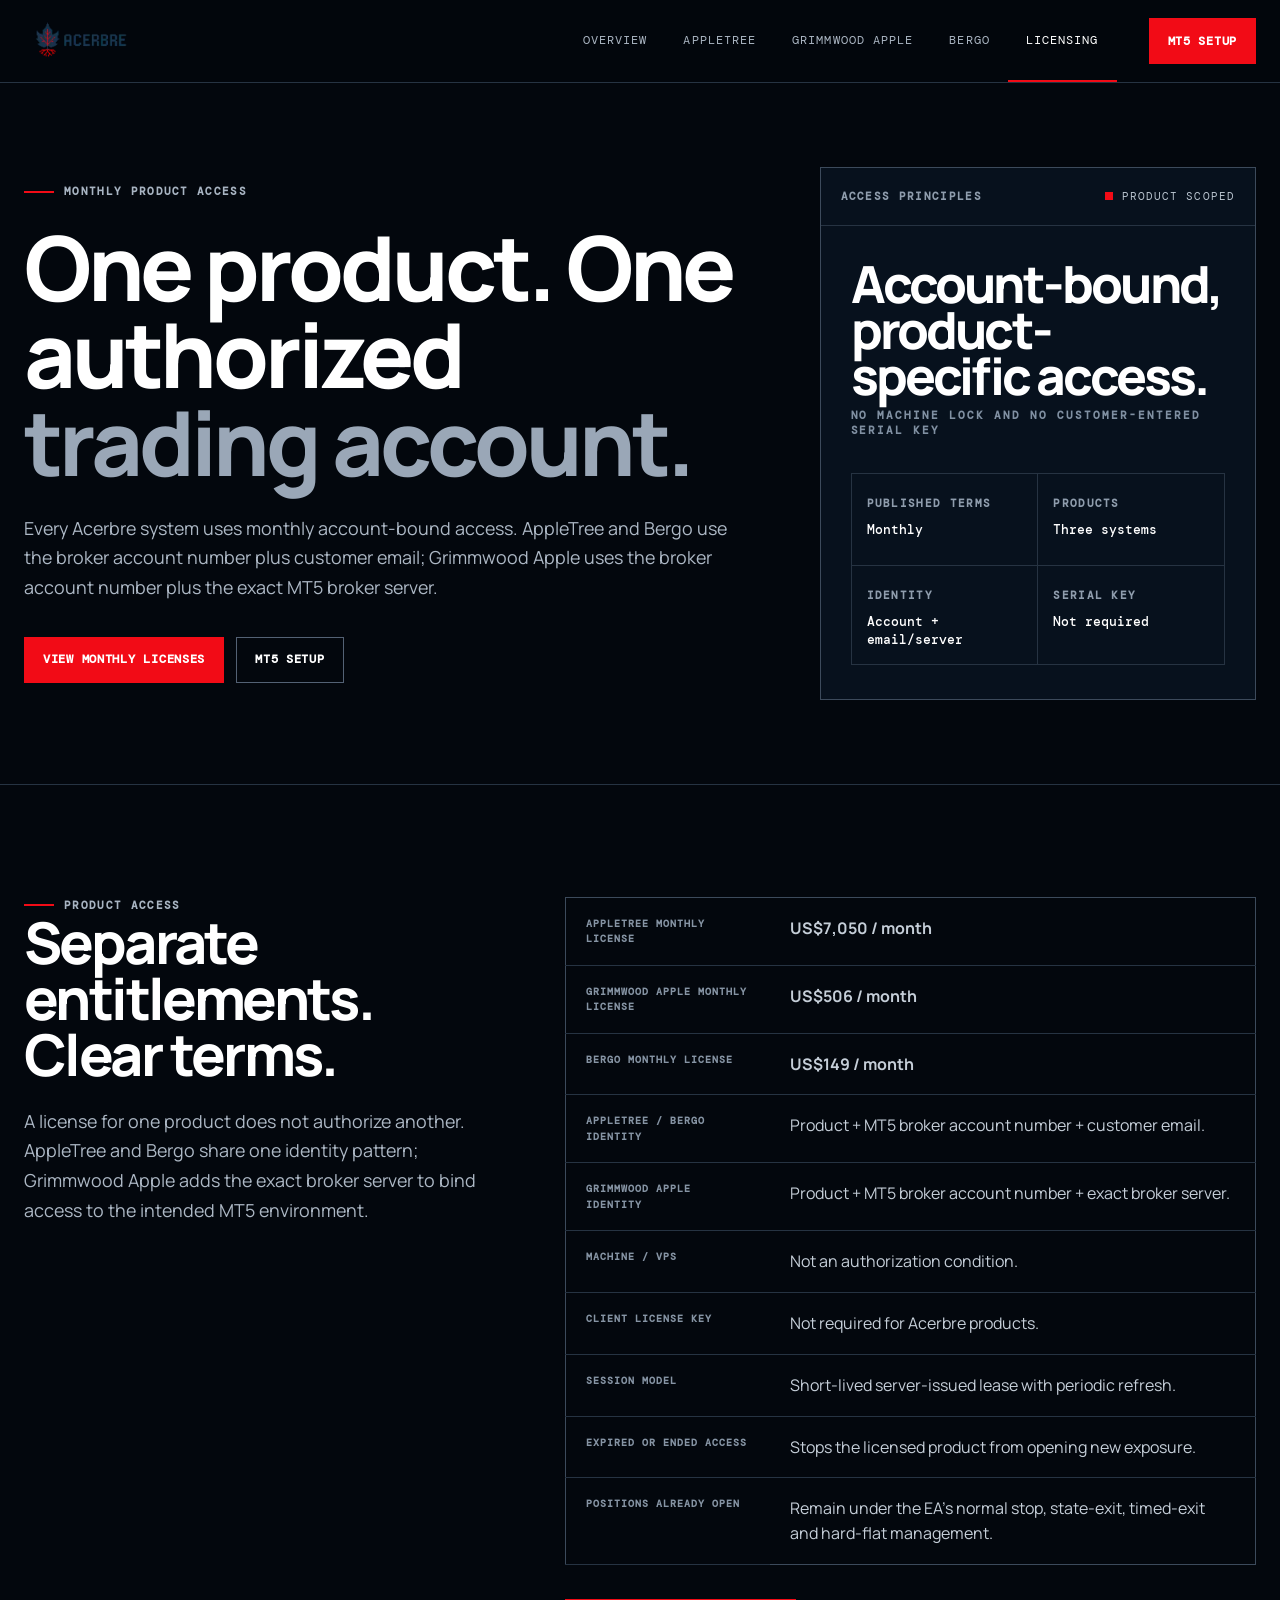
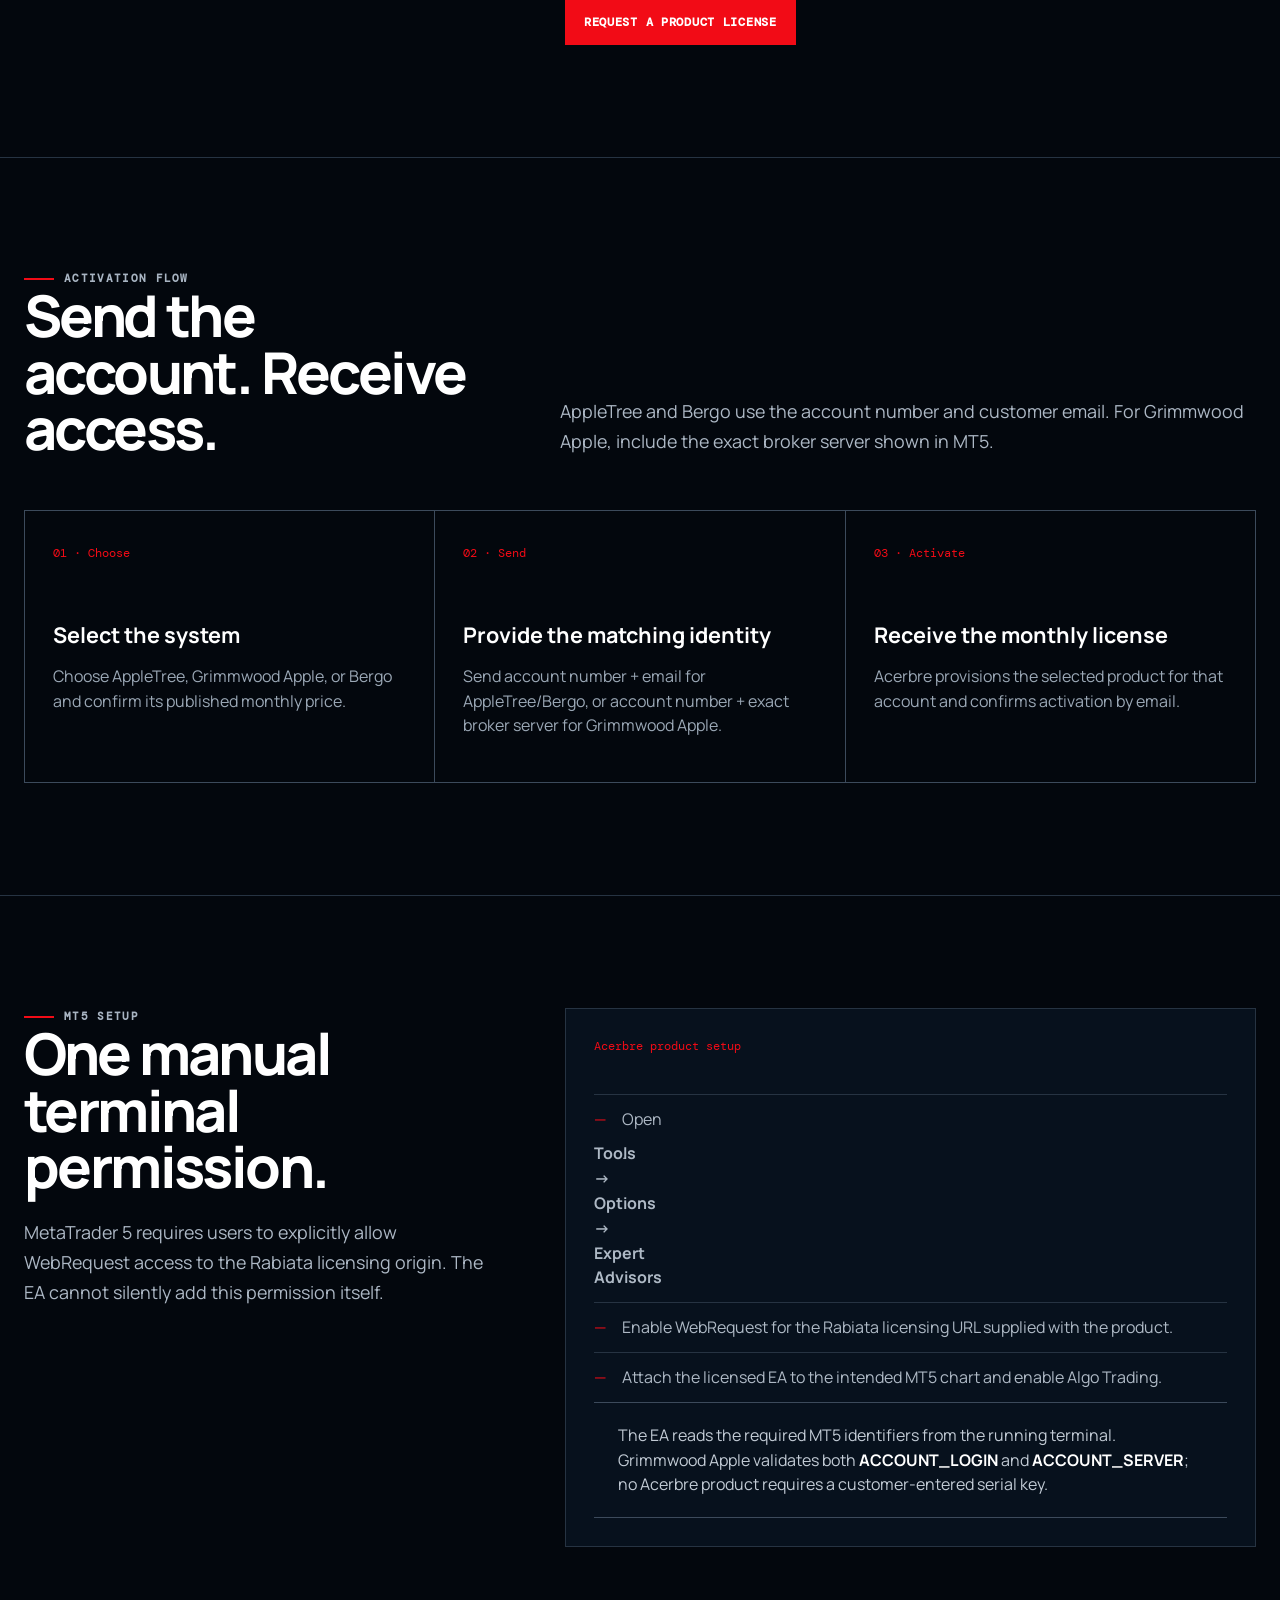
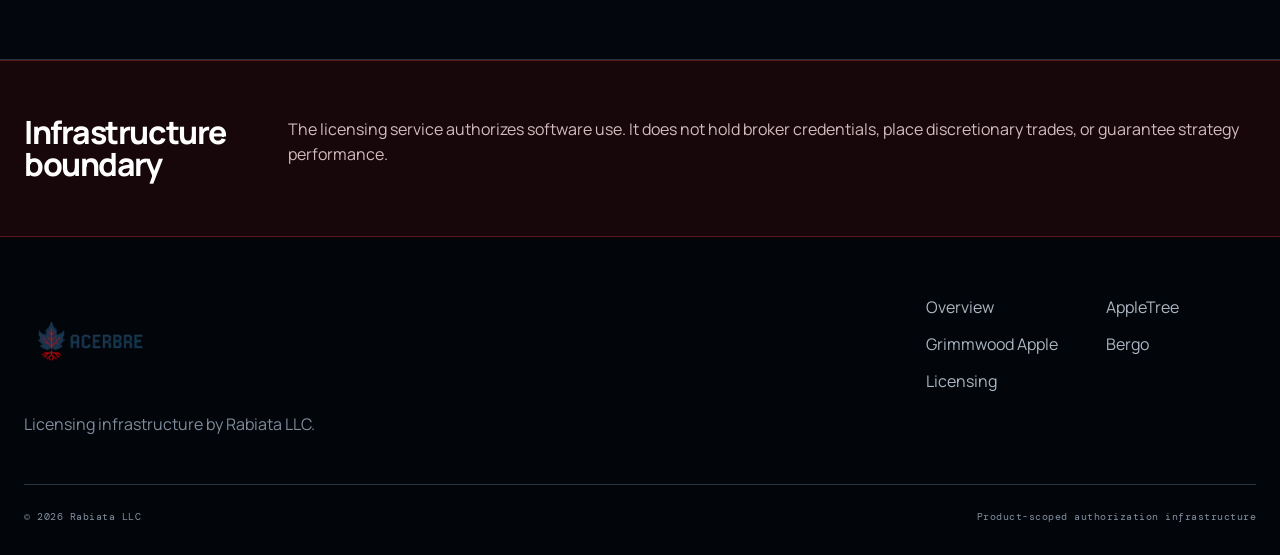
<file: licensing/index.html>
<!DOCTYPE html>
<html lang="en">
<head>
  <meta charset="utf-8">
  <meta name="viewport" content="width=device-width, initial-scale=1">
  <meta name="theme-color" content="#03070d">
  <meta name="description" content="Published monthly licensing for AppleTree, Grimmwood Apple and Bergo, with product-specific MT5 account authorization requirements.">
  <title>Licensing — Acerbre</title>
  <link rel="preconnect" href="https://fonts.googleapis.com"><link rel="preconnect" href="https://fonts.gstatic.com" crossorigin>
  <link href="https://fonts.googleapis.com/css2?family=DM+Mono:wght@400;500&family=Manrope:wght@400;500;600;700;800&display=swap" rel="stylesheet">
  <link rel="stylesheet" href="/assets/site.css?v=20260829a">
</head>
<body>
  <a class="skip-link" href="#main">Skip to content</a>
  <header class="site-header"><div class="shell navbar">
    <a class="nav-logo" href="/" aria-label="Acerbre home"><img src="/assets/acerbre-logo.webp" alt="Acerbre"></a>
    <nav class="nav-links" aria-label="Primary"><a href="/">Overview</a><a href="/appletree/">AppleTree</a><a href="/grimmwood/">Grimmwood Apple</a><a href="/bergo/">Bergo</a><a aria-current="page" href="/licensing/">Licensing</a></nav>
    <div class="nav-actions"><a class="btn" href="#setup">MT5 setup</a><button class="menu-button" type="button" aria-expanded="false">Menu</button></div>
  </div></header>

  <main id="main">
    <section class="hero">
      <div class="shell hero-grid">
        <div class="reveal">
          <div class="eyebrow">Monthly product access</div>
          <h1>One product. One authorized <span class="muted">trading account.</span></h1>
          <p class="lede">Every Acerbre system uses monthly account-bound access. AppleTree and Bergo use the broker account number plus customer email; Grimmwood Apple uses the broker account number plus the exact MT5 broker server.</p>
          <div class="hero-actions"><a class="btn" href="#products">View monthly licenses</a><a class="btn-outline" href="#setup">MT5 setup</a></div>
        </div>
        <aside class="system-panel" aria-label="Licensing principles">
          <div class="system-panel-head"><span class="label">Access principles</span><span class="status"><span class="status-dot" aria-hidden="true"></span> Product scoped</span></div>
          <div class="system-panel-main">
            <p class="system-wordmark">Account-bound, product-specific access.<span>No machine lock and no customer-entered serial key</span></p>
            <div class="system-grid">
              <div class="system-item"><span class="label">Published terms</span><strong>Monthly</strong></div>
              <div class="system-item"><span class="label">Products</span><strong>Three systems</strong></div>
              <div class="system-item"><span class="label">Identity</span><strong>Account + email/server</strong></div>
              <div class="system-item"><span class="label">Serial key</span><strong>Not required</strong></div>
            </div>
          </div>
        </aside>
      </div>
    </section>

    <section class="section" id="products">
      <div class="shell split">
        <div class="sticky reveal"><div class="eyebrow">Product access</div><h2>Separate entitlements. Clear terms.</h2><p class="lede">A license for one product does not authorize another. AppleTree and Bergo share one identity pattern; Grimmwood Apple adds the exact broker server to bind access to the intended MT5 environment.</p></div>
        <div class="reveal">
          <table class="compare">
            <tbody>
              <tr id="appletree"><th>AppleTree monthly license</th><td><strong>US$7,050 / month</strong></td></tr>
              <tr id="grimmwood"><th>Grimmwood Apple monthly license</th><td><strong>US$506 / month</strong></td></tr>
              <tr id="bergo"><th>Bergo monthly license</th><td><strong>US$149 / month</strong></td></tr>
              <tr><th>AppleTree / Bergo identity</th><td>Product + MT5 broker account number + customer email.</td></tr>
              <tr><th>Grimmwood Apple identity</th><td>Product + MT5 broker account number + exact broker server.</td></tr>
              <tr><th>Machine / VPS</th><td>Not an authorization condition.</td></tr>
              <tr><th>Client license key</th><td>Not required for Acerbre products.</td></tr>
              <tr><th>Session model</th><td>Short-lived server-issued lease with periodic refresh.</td></tr>
              <tr><th>Expired or ended access</th><td>Stops the licensed product from opening new exposure.</td></tr>
              <tr><th>Positions already open</th><td>Remain under the EA's normal stop, state-exit, timed-exit and hard-flat management.</td></tr>
            </tbody>
          </table>
          <div class="hero-actions"><a class="btn" href="mailto:contact@rabiata.com?subject=Acerbre%20product%20license">Request a product license</a></div>
        </div>
      </div>
    </section>

    <section class="section">
      <div class="shell">
        <div class="section-head reveal"><div><div class="eyebrow">Activation flow</div><h2>Send the account. Receive access.</h2></div><p class="lede">AppleTree and Bergo use the account number and customer email. For Grimmwood Apple, include the exact broker server shown in MT5.</p></div>
        <div class="license-flow reveal">
          <article class="flow-step"><span class="panel-number">01 · Choose</span><strong>Select the system</strong><p>Choose AppleTree, Grimmwood Apple, or Bergo and confirm its published monthly price.</p></article>
          <article class="flow-step"><span class="panel-number">02 · Send</span><strong>Provide the matching identity</strong><p>Send account number + email for AppleTree/Bergo, or account number + exact broker server for Grimmwood Apple.</p></article>
          <article class="flow-step"><span class="panel-number">03 · Activate</span><strong>Receive the monthly license</strong><p>Acerbre provisions the selected product for that account and confirms activation by email.</p></article>
        </div>
      </div>
    </section>

    <section class="section" id="setup">
      <div class="shell split">
        <div class="sticky reveal"><div class="eyebrow">MT5 setup</div><h2>One manual terminal permission.</h2><p class="lede">MetaTrader 5 requires users to explicitly allow WebRequest access to the Rabiata licensing origin. The EA cannot silently add this permission itself.</p></div>
        <div class="panel reveal">
          <div class="panel-number">Acerbre product setup</div>
          <ol class="panel-list">
            <li>Open <strong>Tools → Options → Expert Advisors</strong>.</li>
            <li>Enable WebRequest for the Rabiata licensing URL supplied with the product.</li>
            <li>Attach the licensed EA to the intended MT5 chart and enable Algo Trading.</li>
          </ol>
          <p class="callout">The EA reads the required MT5 identifiers from the running terminal. Grimmwood Apple validates both <strong>ACCOUNT_LOGIN</strong> and <strong>ACCOUNT_SERVER</strong>; no Acerbre product requires a customer-entered serial key.</p>
        </div>
      </div>
    </section>

    <section class="risk-band"><div class="shell risk-grid"><h2>Infrastructure boundary</h2><p>The licensing service authorizes software use. It does not hold broker credentials, place discretionary trades, or guarantee strategy performance.</p></div></section>
  </main>

  <footer class="footer"><div class="shell"><div class="footer-top"><div class="footer-logo"><img src="/assets/acerbre-logo.webp" alt="Acerbre"><p>Licensing infrastructure by Rabiata LLC.</p></div><nav class="footer-nav" aria-label="Footer"><a href="/">Overview</a><a href="/appletree/">AppleTree</a><a href="/grimmwood/">Grimmwood Apple</a><a href="/bergo/">Bergo</a><a href="/licensing/">Licensing</a></nav></div><div class="footer-bottom"><span>© <span data-year></span> Rabiata LLC</span><span>Product-scoped authorization infrastructure</span></div></div></footer>
  <script src="/assets/site.js?v=20260828c"></script>
</body>
</html>
</file>
<file: assets/site.css>
:root {
  --ink: #03070d;
  --navy: #07111d;
  --navy-2: #0b1724;
  --steel: #687688;
  --steel-2: #9aa7b7;
  --line: #263342;
  --line-strong: #3c4a5b;
  --paper: #f3f6f8;
  --white: #ffffff;
  --red: #f20b16;
  --red-dark: #bd0811;
  --max: 1240px;
  --sans: "Manrope", "Arial Nova", Arial, sans-serif;
  --mono: "DM Mono", "SFMono-Regular", Consolas, monospace;
}

* { box-sizing: border-box; }
html { scroll-behavior: smooth; }
body {
  margin: 0;
  color: var(--paper);
  background: var(--ink);
  font-family: var(--sans);
  font-size: 16px;
  line-height: 1.55;
  -webkit-font-smoothing: antialiased;
}

a { color: inherit; }
img { display: block; max-width: 100%; }
button, input { font: inherit; }

.skip-link {
  position: fixed;
  left: 16px;
  top: 12px;
  z-index: 100;
  padding: 10px 14px;
  background: var(--white);
  color: var(--ink);
  transform: translateY(-160%);
}
.skip-link:focus { transform: translateY(0); }

.shell { width: min(calc(100% - 48px), var(--max)); margin-inline: auto; }
.site-header {
  position: sticky;
  top: 0;
  z-index: 50;
  border-bottom: 1px solid var(--line);
  background: rgba(3, 7, 13, 0.96);
  backdrop-filter: blur(18px);
}
.navbar { min-height: 76px; display: flex; align-items: center; gap: 32px; }
.nav-logo { flex: 0 0 auto; text-decoration: none; }
.nav-logo img { width: 112px; height: auto; }
.nav-links { display: flex; align-items: stretch; align-self: stretch; margin-left: auto; }
.nav-links a {
  display: flex;
  align-items: center;
  padding: 0 18px;
  color: #aab5c2;
  text-decoration: none;
  font-family: var(--mono);
  font-size: 12px;
  letter-spacing: .09em;
  text-transform: uppercase;
  border-bottom: 2px solid transparent;
}
.nav-links a:hover, .nav-links a:focus-visible { color: var(--white); }
.nav-links a[aria-current="page"] { color: var(--white); border-bottom-color: var(--red); }
.nav-actions { display: flex; align-items: center; gap: 12px; }
.menu-button {
  display: none;
  border: 1px solid var(--line-strong);
  color: var(--paper);
  background: transparent;
  min-height: 44px;
  padding: 0 14px;
  cursor: pointer;
}

.btn, .btn-outline, .btn-quiet {
  min-height: 46px;
  display: inline-flex;
  align-items: center;
  justify-content: center;
  gap: 10px;
  padding: 0 18px;
  border: 1px solid transparent;
  text-decoration: none;
  font-family: var(--mono);
  font-size: 12px;
  font-weight: 700;
  letter-spacing: .06em;
  text-transform: uppercase;
  transition: background-color .18s ease, border-color .18s ease, color .18s ease;
}
.btn { background: var(--red); color: var(--white); }
.btn:hover, .btn:focus-visible { background: var(--red-dark); }
.btn-outline { border-color: #536174; color: var(--white); background: transparent; }
.btn-outline:hover, .btn-outline:focus-visible { border-color: var(--white); }
.btn-quiet { padding-inline: 0; color: #c0cad5; }
.btn-quiet:hover, .btn-quiet:focus-visible { color: var(--white); }
.arrow { color: var(--red); font-size: 17px; line-height: 1; }

.eyebrow, .label, .metric-label, .kicker {
  font-family: var(--mono);
  font-size: 11px;
  font-weight: 700;
  letter-spacing: .12em;
  text-transform: uppercase;
}
.eyebrow { display: flex; align-items: center; gap: 10px; color: #a8b4c2; }
.eyebrow::before { content: ""; width: 30px; height: 2px; background: var(--red); }
.label { color: #8f9dad; }
.kicker { color: var(--red); }

h1, h2, h3, p { margin-top: 0; }
h1, h2, h3 { color: var(--white); letter-spacing: -.045em; line-height: .98; }
h1 { max-width: 850px; margin: 22px 0 28px; font-size: clamp(3.45rem, 7vw, 6.9rem); font-weight: 770; }
h2 { margin-bottom: 24px; font-size: clamp(2.25rem, 4.5vw, 4.8rem); font-weight: 750; }
h3 { margin-bottom: 14px; font-size: clamp(1.35rem, 2.3vw, 2rem); font-weight: 700; line-height: 1.08; }
.lede { max-width: 720px; color: #adb8c5; font-size: clamp(1.05rem, 1.4vw, 1.25rem); line-height: 1.65; }
.muted { color: #9aa7b7; }
.red { color: var(--red); }

.hero { min-height: 700px; display: flex; align-items: center; border-bottom: 1px solid var(--line); }
.hero-grid { display: grid; grid-template-columns: minmax(0, 1.25fr) minmax(340px, .75fr); gap: 68px; align-items: center; padding-block: 84px; }
.hero-actions { display: flex; flex-wrap: wrap; gap: 12px; margin-top: 34px; }
.hero-note { margin-top: 28px; color: #788697; font-family: var(--mono); font-size: 11px; letter-spacing: .05em; }

.system-panel { border: 1px solid var(--line-strong); background: var(--navy); }
.system-panel-head { display: flex; align-items: center; justify-content: space-between; min-height: 58px; padding: 0 20px; border-bottom: 1px solid var(--line); }
.status { display: flex; align-items: center; gap: 9px; color: #bac5d0; font-family: var(--mono); font-size: 11px; text-transform: uppercase; letter-spacing: .1em; }
.status-dot { width: 8px; height: 8px; background: var(--red); }
.system-panel-main { padding: 34px 30px; }
.system-wordmark { margin: 0 0 34px; color: var(--white); font-size: clamp(2.1rem, 4vw, 3.5rem); font-weight: 780; letter-spacing: -.055em; line-height: .9; }
.system-wordmark span { display: block; margin-top: 10px; color: #8090a2; font-family: var(--mono); font-size: 11px; letter-spacing: .18em; line-height: 1.4; text-transform: uppercase; }
.system-grid { display: grid; grid-template-columns: repeat(2, minmax(0, 1fr)); border-top: 1px solid var(--line); border-left: 1px solid var(--line); }
.system-item { min-height: 92px; padding: 15px; border-right: 1px solid var(--line); border-bottom: 1px solid var(--line); }
.system-item strong { display: block; margin-top: 8px; color: var(--white); font-family: var(--mono); font-size: 13px; font-weight: 500; line-height: 1.35; }

.fact-strip { border-bottom: 1px solid var(--line); background: var(--navy); }
.facts { display: grid; grid-template-columns: repeat(5, 1fr); }
.fact { min-height: 118px; padding: 26px 24px; border-left: 1px solid var(--line); }
.fact:last-child { border-right: 1px solid var(--line); }
.fact strong { display: block; margin-top: 12px; color: var(--paper); font-family: var(--mono); font-size: 13px; font-weight: 500; line-height: 1.35; }

.section { padding-block: 112px; border-bottom: 1px solid var(--line); }
.section-compact { padding-block: 72px; }
.section-head { display: grid; grid-template-columns: .8fr 1.2fr; gap: 72px; align-items: end; margin-bottom: 54px; }
.section-head h2 { margin-bottom: 0; }
.section-head .lede { margin: 0; }

.product-grid { display: grid; grid-template-columns: repeat(2, minmax(0, 1fr)); gap: 18px; }
.product-card { position: relative; display: grid; grid-template-columns: minmax(0, 1fr) 42%; min-height: 480px; overflow: hidden; border: 1px solid var(--line-strong); background: var(--navy); text-decoration: none; }
.product-card:hover { border-color: #69788a; }
.product-copy { z-index: 1; display: flex; flex-direction: column; align-items: flex-start; padding: 34px; }
.product-art { display: flex; align-items: flex-end; justify-content: center; min-width: 0; overflow: hidden; border-left: 1px solid var(--line); background: #050b13; }
.product-art .pixel-art { width: 100%; height: 100%; max-height: none; object-fit: cover; object-position: center bottom; transition: transform .7s cubic-bezier(.16,1,.3,1), filter .4s ease; }
.product-card:hover .product-art .pixel-art { transform: scale(1.025); filter: brightness(1.08); }
.product-copy .price { margin-top: auto; padding-top: 32px; color: var(--white); font-size: 2.25rem; font-weight: 700; letter-spacing: -.04em; }
.product-copy .price small { color: #8f9dad; font: 500 11px var(--mono); letter-spacing: .04em; text-transform: uppercase; }
.product-copy p { color: #9eabb9; }
.product-meta { display: flex; flex-wrap: wrap; gap: 8px; margin: 8px 0 26px; }
.chip { padding: 6px 9px; border: 1px solid var(--line-strong); color: #a8b3c0; font-family: var(--mono); font-size: 10px; letter-spacing: .06em; text-transform: uppercase; }
.chip.red { border-color: #8f151c; color: #ff626a; }
.pixel-art { width: auto; max-width: 100%; height: auto; max-height: 500px; image-rendering: pixelated; image-rendering: crisp-edges; }

.compare { width: 100%; border-collapse: collapse; border: 1px solid var(--line-strong); }
.compare th, .compare td { padding: 18px 20px; border-bottom: 1px solid var(--line); text-align: left; vertical-align: top; }
.compare th { color: #8694a4; font-family: var(--mono); font-size: 10px; letter-spacing: .1em; text-transform: uppercase; }
.compare td { color: #c5ced8; }
.compare tbody tr:last-child td { border-bottom: 0; }

.split { display: grid; grid-template-columns: .8fr 1.2fr; gap: 80px; align-items: start; }
.sticky { position: sticky; top: 116px; }
.stack { display: grid; gap: 16px; }
.panel { padding: 28px; border: 1px solid var(--line); background: var(--navy); }
.panel p:last-child { margin-bottom: 0; }
.panel-number { margin-bottom: 38px; color: var(--red); font-family: var(--mono); font-size: 12px; }
.panel-list { margin: 20px 0 0; padding: 0; list-style: none; }
.panel-list li { display: grid; grid-template-columns: 18px 1fr; gap: 10px; padding: 12px 0; border-top: 1px solid var(--line); color: #aeb9c5; }
.panel-list li::before { content: "—"; color: var(--red); }

.product-hero { border-bottom: 1px solid var(--line); }
.product-hero-grid { display: grid; grid-template-columns: minmax(0, 1fr) minmax(330px, .72fr); gap: 70px; min-height: 720px; align-items: center; padding-block: 70px; }
.product-hero h1 { font-size: clamp(4.2rem, 9vw, 8rem); }
.hero-art { align-self: stretch; display: flex; align-items: flex-end; justify-content: center; min-width: 0; overflow: hidden; border-inline: 1px solid var(--line); background: var(--navy); }
.hero-art .pixel-art { max-height: 650px; }
.hero-art.appletree .pixel-art { width: 466px; }
.hero-art.bergo .pixel-art { width: 465px; }
.hero-art.grimmwood .pixel-art { width: 100%; height: 100%; max-height: none; object-fit: cover; object-position: center; }
.grimmwood-page .product-hero h1 { max-width: 8ch; font-size: clamp(3.65rem, 7vw, 6rem); letter-spacing: -.04em; }
.hero-specs { display: grid; grid-template-columns: repeat(3, minmax(0, 1fr)); margin-top: 38px; border-top: 1px solid var(--line); border-left: 1px solid var(--line); }
.hero-spec { min-height: 94px; padding: 16px; border-right: 1px solid var(--line); border-bottom: 1px solid var(--line); }
.hero-spec strong { display: block; margin-top: 7px; color: var(--white); font-family: var(--mono); font-size: 12px; }

.callout { padding: 20px 24px; border-block: 1px solid var(--line-strong); background: var(--navy); color: #c2cbd5; }
.callout strong { color: var(--white); }
.appletree-evidence { background: var(--navy); }
.evidence-intro { display: grid; grid-template-columns: 1.1fr .9fr; gap: 90px; align-items: end; margin-bottom: 72px; }
.evidence-intro h2 { margin: 0; font-size: clamp(3rem, 5.4vw, 5.8rem); text-wrap: balance; }
.evidence-intro .lede { margin-bottom: 20px; }
.evidence-source { margin: 0; color: #8f9dad; font: 500 10px var(--mono); letter-spacing: .06em; text-transform: uppercase; }
.balance-instrument { display: grid; grid-template-columns: minmax(0, 1.35fr) minmax(300px, .65fr); border-block: 1px solid var(--line-strong); background: var(--ink); }
.balance-figure { min-width: 0; margin: 0; padding: 36px 34px 28px; border-right: 1px solid var(--line); }
.balance-heading { display: flex; justify-content: space-between; gap: 28px; align-items: end; }
.balance-heading span { display: block; margin-bottom: 8px; color: #8f9dad; font: 500 10px var(--mono); letter-spacing: .1em; text-transform: uppercase; }
.balance-heading strong { display: block; color: var(--white); font-size: clamp(1.5rem, 2.7vw, 2.65rem); letter-spacing: -.035em; }
.balance-heading > p { flex: 0 0 auto; margin: 0; color: #ff626a; font: 700 12px var(--mono); letter-spacing: .05em; }
.balance-chart { display: block; width: 100%; height: auto; margin-top: 32px; overflow: visible; }
.chart-grid { fill: none; stroke: #263342; stroke-width: 1; vector-effect: non-scaling-stroke; }
.balance-line { fill: none; stroke: var(--red); stroke-width: 3; stroke-linecap: square; stroke-linejoin: bevel; vector-effect: non-scaling-stroke; }
.chart-points { fill: var(--red); stroke: #fff; stroke-width: 2; vector-effect: non-scaling-stroke; }
.balance-figure figcaption { display: flex; justify-content: space-between; gap: 20px; margin-top: 16px; color: #798797; font: 500 9px var(--mono); letter-spacing: .06em; text-transform: uppercase; }
.result-ledger { margin: 0; }
.result-ledger > div { min-height: 106px; padding: 21px 26px; border-bottom: 1px solid var(--line); }
.result-ledger > div:last-child { border-bottom: 0; }
.result-ledger dt { color: #8f9dad; font: 500 10px var(--mono); letter-spacing: .08em; text-transform: uppercase; }
.result-ledger dd { margin: 10px 0 0; color: var(--white); font-size: clamp(1.7rem, 2.4vw, 2.35rem); font-weight: 700; letter-spacing: -.035em; line-height: 1; }
.result-ledger dd small { display: block; margin-top: 8px; color: #cfb9bd; font: 500 10px var(--mono); letter-spacing: .04em; }
.result-ledger .risk-reading { background: #17070a; }
.result-ledger .risk-reading dd { color: #ff626a; }
.test-context { display: grid; grid-template-columns: minmax(0, 1fr); margin-top: 64px; }
.test-context h3 { margin-bottom: 24px; font-size: 1.8rem; }
.test-conditions table { width: 100%; border-collapse: collapse; }
.test-conditions th,
.test-conditions td { padding: 15px 0; border-bottom: 1px solid var(--line); text-align: left; vertical-align: top; }
.test-conditions th { width: 43%; padding-right: 22px; color: #8f9dad; font: 500 10px var(--mono); letter-spacing: .05em; text-transform: uppercase; }
.test-conditions td { color: #d4dce4; }
.table-scroll { width: 100%; overflow-x: auto; border: 1px solid var(--line-strong); }
.table-scroll .compare { min-width: 620px; border: 0; }
.license-decision { border-block: 1px solid var(--line-strong); background: var(--navy-2); }
.license-decision-grid { display: grid; grid-template-columns: 1.15fr .85fr; gap: 90px; align-items: end; }
.license-decision h2 { margin: 0; max-width: 800px; font-size: clamp(2.7rem, 5vw, 5.2rem); text-wrap: balance; }
.license-decision p { color: #aab5c2; }
.risk-band { padding-block: 56px; background: #17070a; border-block: 1px solid #5b151b; }
.risk-grid { display: grid; grid-template-columns: 220px 1fr; gap: 44px; }
.risk-grid h2 { margin: 0; font-size: 2rem; }
.risk-grid p { margin: 0; color: #d2bcc0; }

.license-flow { display: grid; grid-template-columns: repeat(3, 1fr); border-top: 1px solid var(--line-strong); border-left: 1px solid var(--line-strong); }
.flow-step { min-height: 250px; padding: 28px; border-right: 1px solid var(--line-strong); border-bottom: 1px solid var(--line-strong); }
.flow-step strong { display: block; margin: 54px 0 12px; color: var(--white); font-size: 1.35rem; }
.flow-step p { color: #9ba8b6; }

.footer { padding: 58px 0 30px; background: #02050a; }
.footer-top { display: grid; grid-template-columns: 1fr auto; gap: 48px; align-items: start; padding-bottom: 48px; border-bottom: 1px solid var(--line); }
.footer-logo img { width: 130px; }
.footer-logo p { max-width: 420px; margin: 22px 0 0; color: #7f8c9b; }
.footer-nav { display: grid; grid-template-columns: repeat(2, 150px); gap: 12px 30px; }
.footer-nav a { color: #abb6c2; text-decoration: none; }
.footer-nav a:hover { color: var(--white); }
.footer-bottom { display: flex; justify-content: space-between; gap: 24px; padding-top: 24px; color: #8391a0; font-family: var(--mono); font-size: 10px; letter-spacing: .05em; }

.reveal,
.js .reveal,
.js .reveal.visible { opacity: 1; transform: none; filter: none; }

@media (prefers-reduced-motion: reduce) {
  html { scroll-behavior: auto; }
  .reveal { opacity: 1; transform: none; transition: none; }
}

@media (max-width: 980px) {
  .shell { width: min(calc(100% - 36px), var(--max)); }
  .navbar { min-height: 68px; }
  .nav-links {
    position: absolute;
    top: 68px;
    left: 0;
    right: 0;
    display: none;
    flex-direction: column;
    align-items: stretch;
    background: var(--ink);
    border-bottom: 1px solid var(--line-strong);
  }
  .nav-links.open { display: flex; }
  .nav-links a { min-height: 56px; padding-inline: 24px; border-bottom: 1px solid var(--line); }
  .nav-actions { margin-left: auto; }
  .nav-actions .btn, .nav-actions .btn-outline { display: none; }
  .menu-button { display: inline-flex; align-items: center; }
  .hero-grid, .product-hero-grid { grid-template-columns: 1fr; gap: 48px; }
  .hero { min-height: auto; }
  .system-panel { max-width: 680px; }
  .facts { grid-template-columns: repeat(2, 1fr); }
  .fact:last-child { grid-column: 1 / -1; }
  .section-head, .split { grid-template-columns: minmax(0, 1fr); gap: 30px; }
  .split > * { min-width: 0; max-width: 100%; }
  .sticky { position: static; }
  .product-grid { grid-template-columns: 1fr; }
  .product-hero-grid { padding-bottom: 0; }
  .hero-art { min-height: 540px; }
  .bergo-page .product-hero-grid { gap: 28px; }
  .bergo-page .product-hero .reveal { position: relative; z-index: 1; background: var(--ink); }
  .bergo-page .hero-art.bergo { position: relative; z-index: 0; min-height: 420px; max-height: 420px; }
}

@media (max-width: 640px) {
  .shell { width: min(calc(100% - 28px), var(--max)); }
  .nav-logo img { width: 96px; }
  h1 { font-size: clamp(3rem, 15vw, 4.5rem); }
  h2 { font-size: clamp(2.2rem, 11vw, 3.4rem); }
  .hero-grid { padding-block: 58px; }
  .hero-actions { display: grid; }
  .btn, .btn-outline { width: 100%; }
  .system-grid { grid-template-columns: 1fr; }
  .facts { grid-template-columns: 1fr; }
  .fact, .fact:last-child { min-height: 92px; border-right: 1px solid var(--line); }
  .section { padding-block: 76px; }
  .product-card { grid-template-columns: 1fr; }
  .product-copy { min-height: 410px; padding: 26px; }
  .product-art { min-height: 360px; border-top: 1px solid var(--line); border-left: 0; }
  .product-art .pixel-art { height: auto; max-height: 460px; object-fit: contain; }
  .compare { display: block; width: 100%; max-width: 100%; overflow-x: auto; white-space: nowrap; }
  .product-hero-grid { min-height: auto; }
  .hero-art { min-height: 480px; }
  .hero-art .pixel-art { max-width: 100%; max-height: 520px; }
  .hero-specs { grid-template-columns: 1fr; }
  .bergo-page .hero-specs { grid-template-columns: repeat(3, minmax(0, 1fr)); }
  .bergo-page .hero-spec { min-height: 98px; padding: 14px 10px; }
  .bergo-page .hero-spec strong { font-size: 10px; line-height: 1.35; }
  .bergo-page .hero-art.bergo { min-height: 330px; max-height: 330px; }
  .bergo-page .hero-art.bergo .pixel-art { width: auto; height: 100%; max-height: 330px; object-fit: contain; }
  .risk-grid, .license-flow { grid-template-columns: 1fr; }
  .footer-top, .footer-bottom { grid-template-columns: 1fr; display: grid; }
  .footer-nav { grid-template-columns: repeat(2, minmax(0, 1fr)); }
}

/* Acerbre homepage — market observatory */
.home-page { overflow-x: hidden; }
.home-page h1,
.home-page h2,
.home-page h3 { letter-spacing: -.035em; }
.home-page h2 { max-width: 900px; }
.home-page .home-header { background: rgba(3,7,13,.84); }
.home-page .home-header .navbar { min-height: 72px; }
.home-page .home-header .nav-links a { padding-inline: 14px; font-size: 10px; }

.welcome-sequence { display: none; }
.js .welcome-sequence {
  position: fixed;
  inset: 0;
  z-index: 200;
  display: grid;
  place-content: center;
  gap: 26px;
  background: #02050a;
  pointer-events: none;
  transition: opacity .7s cubic-bezier(.7,0,.84,0), visibility .7s;
}
.welcome-mark { position: relative; width: min(220px, 48vw); overflow: hidden; }
.welcome-mark img { width: 100%; filter: brightness(1.22); }
.welcome-scan { position: absolute; inset: 0 auto 0 0; width: 2px; background: #ff303a; box-shadow: 0 0 26px rgba(242,11,22,.7); animation: welcomeScan 1.25s cubic-bezier(.16,1,.3,1) both; }
.welcome-sequence p { margin: 0; color: #8290a1; font: 10px var(--mono); letter-spacing: .16em; text-align: center; text-transform: uppercase; animation: welcomeCopy .7s .45s both; }
.welcome-done .welcome-sequence { opacity: 0; visibility: hidden; }
.scroll-meter { position: fixed; z-index: 120; top: 0; left: 0; width: 100%; height: 2px; pointer-events: none; }
.scroll-meter span { display: block; width: 100%; height: 100%; background: var(--red); transform: scaleX(0); transform-origin: left; }

.observatory-hero {
  position: relative;
  min-height: calc(100svh - 72px);
  display: flex;
  align-items: center;
  overflow: hidden;
  border-bottom: 1px solid var(--line-strong);
  background: #02060b;
}
.hero-media,
.hero-vignette { position: absolute; inset: 0; pointer-events: none; }
.hero-media { left: 26%; overflow: hidden; }
.hero-media img { width: 100%; height: 100%; object-fit: cover; object-position: 66% center; animation: observatoryDrift 18s ease-in-out infinite alternate; }
.hero-media::after { content: ""; position: absolute; inset: 0; background: linear-gradient(90deg, #02060b 0%, rgba(2,6,11,.96) 12%, rgba(2,6,11,.7) 38%, rgba(2,6,11,.18) 72%, rgba(2,6,11,.48) 100%); }
.hero-vignette { z-index: 2; box-shadow: inset 0 0 160px rgba(0,0,0,.58); background: linear-gradient(180deg, rgba(2,6,11,.2), transparent 58%, rgba(2,6,11,.82)); }
.observatory-copy { position: relative; z-index: 4; padding-block: 100px 168px; }
.hero-statement { max-width: 790px; }
.observatory-copy h1 { max-width: 850px; margin: 0 0 28px; font-size: clamp(3.4rem, 6.8vw, 6rem); line-height: .94; text-wrap: balance; }
.hero-intro { max-width: 710px; margin: 0; color: #c0cad4; font-size: clamp(1.05rem, 1.35vw, 1.22rem); line-height: 1.68; }
.observatory-copy .hero-actions { margin-top: 34px; }
.observatory-copy .hero-note { color: #8996a5; }
.signal-method { position: absolute; z-index: 5; bottom: 0; left: 0; right: 0; border-top: 1px solid rgba(106,124,144,.4); background: rgba(3,7,13,.72); backdrop-filter: blur(12px); }
.signal-method-inner { min-height: 88px; display: flex; align-items: center; }
.signal-method span { color: #d2dae2; font: 10px var(--mono); letter-spacing: .13em; text-transform: uppercase; white-space: nowrap; }
.signal-method b { position: relative; flex: 1; height: 1px; margin: 0 18px; overflow: visible; background: #314052; }
.signal-method b::after { content: ""; position: absolute; top: -2px; left: 0; width: 5px; height: 5px; background: var(--red); animation: signalTravel 4.2s linear infinite; }
.signal-method b:nth-of-type(2)::after { animation-delay: 1s; }
.signal-method b:nth-of-type(3)::after { animation-delay: 2s; }
.signal-method b:nth-of-type(4)::after { animation-delay: 3s; }

.identity-section { background: #07111d; }
.identity-grid { display: grid; grid-template-columns: 1.3fr .7fr; gap: 90px; align-items: end; }
.identity-grid h2 { margin: 0; font-size: clamp(2.8rem, 5.4vw, 5.7rem); line-height: .98; text-wrap: balance; }
.identity-copy { padding-bottom: 7px; }
.identity-copy .lede { margin-bottom: 28px; }
.text-link { display: inline-flex; align-items: center; gap: 12px; color: var(--white); font: 500 11px var(--mono); letter-spacing: .08em; text-decoration: none; text-transform: uppercase; }
.text-link span { color: var(--red); font-size: 18px; transition: transform .25s ease; }
.text-link:hover span { transform: translate(4px,4px); }
.audience-rail { display: grid; grid-template-columns: repeat(3,1fr); margin-top: 82px; border-top: 1px solid var(--line-strong); }
.audience-rail article { min-height: 190px; padding: 28px 30px 10px 0; border-right: 1px solid var(--line); }
.audience-rail article + article { padding-left: 30px; }
.audience-rail article:last-child { border-right: 0; }
.audience-rail strong { color: var(--white); font-size: 1.3rem; }
.audience-rail p { max-width: 34ch; margin: 54px 0 0; color: #94a2b2; }

.field-section { background: #03070d; }
.field-intro,
.systems-heading,
.method-heading { display: grid; grid-template-columns: 1.1fr .9fr; gap: 90px; align-items: end; margin-bottom: 86px; }
.field-intro h2,
.systems-heading h2,
.method-heading h2 { margin: 0; text-wrap: balance; }
.field-intro .lede,
.systems-heading .lede,
.method-heading .lede { margin: 0; }
.field-ledger { display: grid; gap: 0; }
.field-row { display: grid; grid-template-columns: minmax(0,1.08fr) minmax(320px,.92fr); gap: 0; min-height: 590px; align-items: stretch; padding-block: 0; border-top: 1px solid var(--line); }
.field-row:last-child { border-bottom: 1px solid var(--line); }
.field-row-reverse .field-visual { order: 2; }
.field-row-reverse .field-copy { order: 1; border-right: 1px solid var(--line); border-left: 0; }
.field-visual { position: relative; min-width: 0; min-height: 520px; margin: 0; overflow: hidden; background: #07101b; }
.field-visual::after { content: ""; position: absolute; inset: 0; box-shadow: inset 0 0 90px rgba(0,0,0,.48); background: linear-gradient(180deg, transparent 62%, rgba(1,4,8,.42)); pointer-events: none; }
.field-visual img { width: 100%; height: 112%; object-fit: cover; transform: translate3d(0,var(--parallax,0),0) scale(1.015); will-change: transform; }
.field-copy { display: flex; flex-direction: column; justify-content: center; min-width: 0; padding: 64px 70px; border-left: 1px solid var(--line); }
.field-row h3 { margin: 0 0 22px; font-size: clamp(2rem, 3vw, 3.2rem); }
.field-copy > p { max-width: 50ch; margin: 0 0 42px; color: #a8b4c1; font-size: 1.05rem; }
.field-row ul { display: grid; gap: 0; margin: 0; padding: 0; list-style: none; border-top: 1px solid var(--line); }
.field-row li { padding: 11px 0; color: #d2dae2; border-bottom: 1px solid var(--line); font: 500 10px var(--mono); letter-spacing: .06em; text-transform: uppercase; }

.method-section { background: #091421; }
.method-triptych { display: grid; grid-template-columns: repeat(3,1fr); border-top: 1px solid var(--line-strong); }
.method-panel { min-width: 0; min-height: 280px; padding: 0 28px 36px; border-right: 1px solid var(--line); }
.method-panel:first-child { padding-left: 0; }
.method-panel:last-child { padding-right: 0; border-right: 0; }
.method-panel img { display: block; width: 100%; aspect-ratio: 1; margin-bottom: 26px; object-fit: cover; }
.method-panel > span { display: block; margin-bottom: 26px; color: var(--red); font: 500 10px var(--mono); letter-spacing: .12em; text-transform: uppercase; }
.method-panel h3 { margin-bottom: 12px; font-size: 1.65rem; }
.method-panel p { color: #94a2b2; }

.systems-section { background: #03070d; }
.home-product-grid .product-card { min-height: 520px; transition: border-color .24s ease, transform .45s cubic-bezier(.16,1,.3,1); }
.home-product-grid .product-card:hover { transform: translateY(-6px); }
.home-product-grid .product-copy h3 { display: grid; gap: 12px; margin-bottom: 0; }
.home-product-grid .product-name { font-size: clamp(2.7rem,4.2vw,4.8rem); line-height: .9; }
.home-product-grid .grimmwood .product-name { font-size: clamp(2.25rem,3.3vw,3.75rem); line-height: .92; }
.home-product-grid .product-promise { max-width: 14ch; color: #c4ced8; font-size: 1.25rem; line-height: 1.08; letter-spacing: -.025em; }
.home-product-grid .product-meta { margin: 24px 0; }
.home-product-grid .product-card-wide { grid-column: 1 / -1; grid-template-columns: minmax(0,1.25fr) minmax(320px,.75fr); }
.home-product-grid .product-card-wide .product-promise { max-width: 24ch; }
.home-product-grid .price-inquiry { max-width: 14ch; font-size: clamp(1.65rem,2.6vw,2.2rem); line-height: 1.05; }
.lineage-map { display: grid; grid-template-columns: 1fr 1fr; margin-bottom: 18px; border-block: 1px solid var(--line-strong); }
.lineage-map article { min-height: 190px; padding: 30px 36px 28px 0; }
.lineage-map article + article { padding-left: 36px; border-left: 1px solid var(--line); }
.lineage-map strong { display: block; color: var(--white); font-size: 1.35rem; }
.lineage-map p { max-width: 55ch; margin: 54px 0 0; color: #9aa7b7; }
.compare-link { padding-top: 34px; text-align: right; }

.evidence-section { background: #0a1522; }
.evidence-grid { display: grid; grid-template-columns: .82fr 1.18fr; gap: 90px; align-items: center; }
.evidence-copy h2 { font-size: clamp(3rem, 5vw, 5.6rem); }
.evidence-copy > p:not(.lede) { max-width: 58ch; margin: 24px 0 32px; color: #8594a4; }
.evidence-index { border-top: 1px solid var(--line-strong); }
.evidence-index a { display: grid; grid-template-columns: minmax(160px,.8fr) minmax(0,1fr) auto; gap: 24px; align-items: center; padding: 24px 0; border-bottom: 1px solid var(--line); text-decoration: none; }
.evidence-index strong { color: var(--white); font-size: 1.15rem; }
.evidence-index span { color: #93a1b0; }
.evidence-index b { color: var(--red); font: 500 10px var(--mono); letter-spacing: .06em; text-transform: uppercase; }
.evidence-visual,
.partner-visual { position: relative; min-width: 0; margin: 0; overflow: hidden; border: 1px solid var(--line-strong); background: #050d17; }
.evidence-visual img,
.partner-visual img { display: block; width: 100%; height: auto; transform: translate3d(0,var(--parallax,0),0) scale(1.035); will-change: transform; }
.evidence-visual figcaption { position: absolute; right: 0; bottom: 0; left: 0; padding: 15px 18px; border-top: 1px solid rgba(125,143,162,.26); background: rgba(3,7,13,.82); color: #a9b5c2; font: 500 9px var(--mono); letter-spacing: .08em; text-transform: uppercase; backdrop-filter: blur(10px); }

.partner-section { background: #050c15; }
.partner-grid { display: grid; grid-template-columns: 1fr 1fr; gap: 90px; align-items: center; }
.partner-copy h2 { font-size: clamp(2.8rem, 4.4vw, 4.9rem); }
.partner-lines { margin-top: 42px; border-top: 1px solid var(--line); }
.partner-lines p { display: grid; grid-template-columns: 140px 1fr; gap: 28px; margin: 0; padding: 17px 0; border-bottom: 1px solid var(--line); }
.partner-lines strong { color: var(--white); }
.partner-lines span { color: #93a1b0; }
.partner-visual::after { content: ""; position: absolute; inset: 0; box-shadow: inset 0 0 90px rgba(0,0,0,.46); pointer-events: none; }

.closing-section { padding-block: 120px; background: #18070a; border-top: 1px solid #65151c; }
.closing-grid { display: grid; grid-template-columns: 1.2fr .8fr; gap: 90px; align-items: end; }
.closing-grid h2 { margin: 0; color: #fff; font-size: clamp(3rem, 6vw, 6rem); text-wrap: balance; }
.closing-actions > p { color: #cfb9bd; }
.closing-actions .hero-actions { margin-top: 30px; }

@keyframes welcomeScan { from { transform: translateX(0); } to { transform: translateX(min(218px,48vw)); } }
@keyframes welcomeCopy { from { opacity: 0; transform: translateY(8px); } to { opacity: 1; transform: none; } }
@keyframes signalTravel { 0% { left: 0; opacity: 0; } 10%,80% { opacity: 1; } 100% { left: calc(100% - 5px); opacity: 0; } }
@keyframes observatoryDrift { from { transform: scale(1.02) translate3d(-.6%,0,0); } to { transform: scale(1.055) translate3d(.6%,-.6%,0); } }
@keyframes assetResolve { from { opacity: 0; filter: blur(10px); transform: scale(1.035); } to { opacity: 1; filter: none; transform: none; } }

.js .reveal-image,
.js .reveal-image.visible { clip-path: inset(0); }
.js .reveal-image.visible > img { animation: assetResolve .9s cubic-bezier(.16,1,.3,1) both; }

@media (max-width: 1080px) {
  .home-page .home-header .nav-links a { padding-inline: 10px; font-size: 9px; }
  .observatory-copy h1 { max-width: 720px; }
  .identity-grid,
  .field-intro,
  .systems-heading,
  .method-heading,
  .evidence-grid,
  .partner-grid,
  .closing-grid { gap: 52px; }
  .field-row { gap: 42px; }
}

@media (max-width: 980px) {
  .home-page .home-header .navbar { min-height: 68px; }
  .observatory-copy { padding-block: 96px 160px; }
  .hero-media { left: 12%; opacity: .82; }
  .identity-grid,
  .field-intro,
  .systems-heading,
  .method-heading,
  .evidence-grid,
  .partner-grid,
  .closing-grid { grid-template-columns: 1fr; }
  .audience-rail { grid-template-columns: 1fr; }
  .audience-rail article,
  .audience-rail article + article { min-height: 0; padding: 24px 0; border-right: 0; border-bottom: 1px solid var(--line); }
  .audience-rail p { margin-top: 18px; }
  .field-row { grid-template-columns: 1fr; min-height: 0; }
  .field-row-reverse .field-visual,
  .field-row-reverse .field-copy { order: initial; }
  .field-copy,
  .field-row-reverse .field-copy { padding: 50px 0; border: 0; }
  .field-visual { min-height: 0; aspect-ratio: 16 / 10; border-bottom: 1px solid var(--line); }
  .method-triptych { grid-template-columns: 1fr; }
  .method-panel,
  .method-panel:first-child,
  .method-panel:last-child { min-height: 0; padding: 32px 0 42px; border-right: 0; border-bottom: 1px solid var(--line); }
  .method-panel > span { margin-bottom: 34px; }
  .evidence-intro,
  .balance-instrument,
  .test-context,
  .license-decision-grid { grid-template-columns: 1fr; gap: 44px; }
  .balance-figure { border-right: 0; border-bottom: 1px solid var(--line); }
}

@media (max-width: 640px) {
  .home-page .section { padding-block: 78px; }
  .observatory-hero { min-height: max(599px, calc(100svh - 68px)); align-items: flex-start; }
  .observatory-copy { padding-block: 42px 100px; }
  .hero-media { left: 0; opacity: .58; }
  .hero-media::after { background: linear-gradient(90deg, rgba(2,6,11,.97), rgba(2,6,11,.72) 72%, rgba(2,6,11,.78)); }
  .observatory-copy h1 { font-size: clamp(3rem,14vw,4.2rem); }
  .observatory-copy h1 { margin-bottom: 20px; }
  .hero-intro { font-size: .92rem; line-height: 1.48; }
  .observatory-copy .hero-actions { display: flex; flex-wrap: nowrap; margin-top: 24px; }
  .observatory-copy .hero-actions > * { min-width: 0; padding-inline: 12px; font-size: 10px; }
  .observatory-copy .hero-note { display: none; }
  .signal-method-inner { min-height: 76px; overflow-x: hidden; }
  .signal-method span { font-size: 8px; }
  .signal-method b { margin-inline: 7px; }
  .identity-grid h2,
  .field-intro h2,
  .systems-heading h2,
  .method-heading h2 { font-size: clamp(2.35rem,11vw,3.5rem); }
  .audience-rail { margin-top: 52px; }
  .field-intro,
  .systems-heading,
  .method-heading { margin-bottom: 48px; }
  .field-row { grid-template-columns: 1fr; gap: 0; padding-block: 0; }
  .field-copy,
  .field-row-reverse .field-copy { padding: 34px 0 46px; }
  .field-copy > p { margin-bottom: 30px; }
  .field-row ul { grid-column: auto; margin-top: 0; }
  .field-row h3 { font-size: 2.2rem; }
  .home-product-grid .product-card { min-height: 0; }
  .lineage-map { grid-template-columns: 1fr; }
  .lineage-map article { min-height: 0; padding: 26px 0; }
  .lineage-map article + article { padding-left: 0; border-top: 1px solid var(--line); border-left: 0; }
  .lineage-map p { margin-top: 18px; }
  .evidence-copy h2,
  .partner-copy h2 { font-size: 2.7rem; }
  .partner-lines p { grid-template-columns: 1fr; gap: 6px; }
  .closing-section { padding-block: 82px; }
  .closing-grid h2 { font-size: 3rem; }
  .evidence-intro { margin-bottom: 48px; }
  .evidence-intro h2 { font-size: 2.7rem; }
  .balance-figure { padding: 28px 18px 22px; }
  .balance-heading { display: grid; gap: 14px; }
  .balance-heading strong { font-size: 1.45rem; }
  .balance-chart { margin-top: 20px; }
  .balance-figure figcaption span:nth-child(2) { display: none; }
  .result-ledger > div { min-height: 92px; padding: 18px 20px; }
  .test-context { margin-top: 48px; }
  .test-conditions th,
  .test-conditions td { display: block; width: 100%; }
  .test-conditions th { padding: 14px 0 3px; border-bottom: 0; }
  .test-conditions td { padding: 0 0 14px; }
  .license-decision h2 { font-size: 2.8rem; }
  .evidence-index a { grid-template-columns: 1fr; gap: 7px; }
}

@media (prefers-reduced-motion: reduce) {
  .welcome-sequence { display: none !important; }
  .signal-method b::after { animation: none !important; }
  .js .reveal { opacity: 1; transform: none; filter: none; transition: none; }
  .hero-media img,
  .js .reveal-image.visible > img { animation: none !important; }
  .js .reveal-image,
  .js .reveal-image.visible { clip-path: inset(0); transition: none; }
  .motion-asset img { transform: none !important; }
}
</file>
